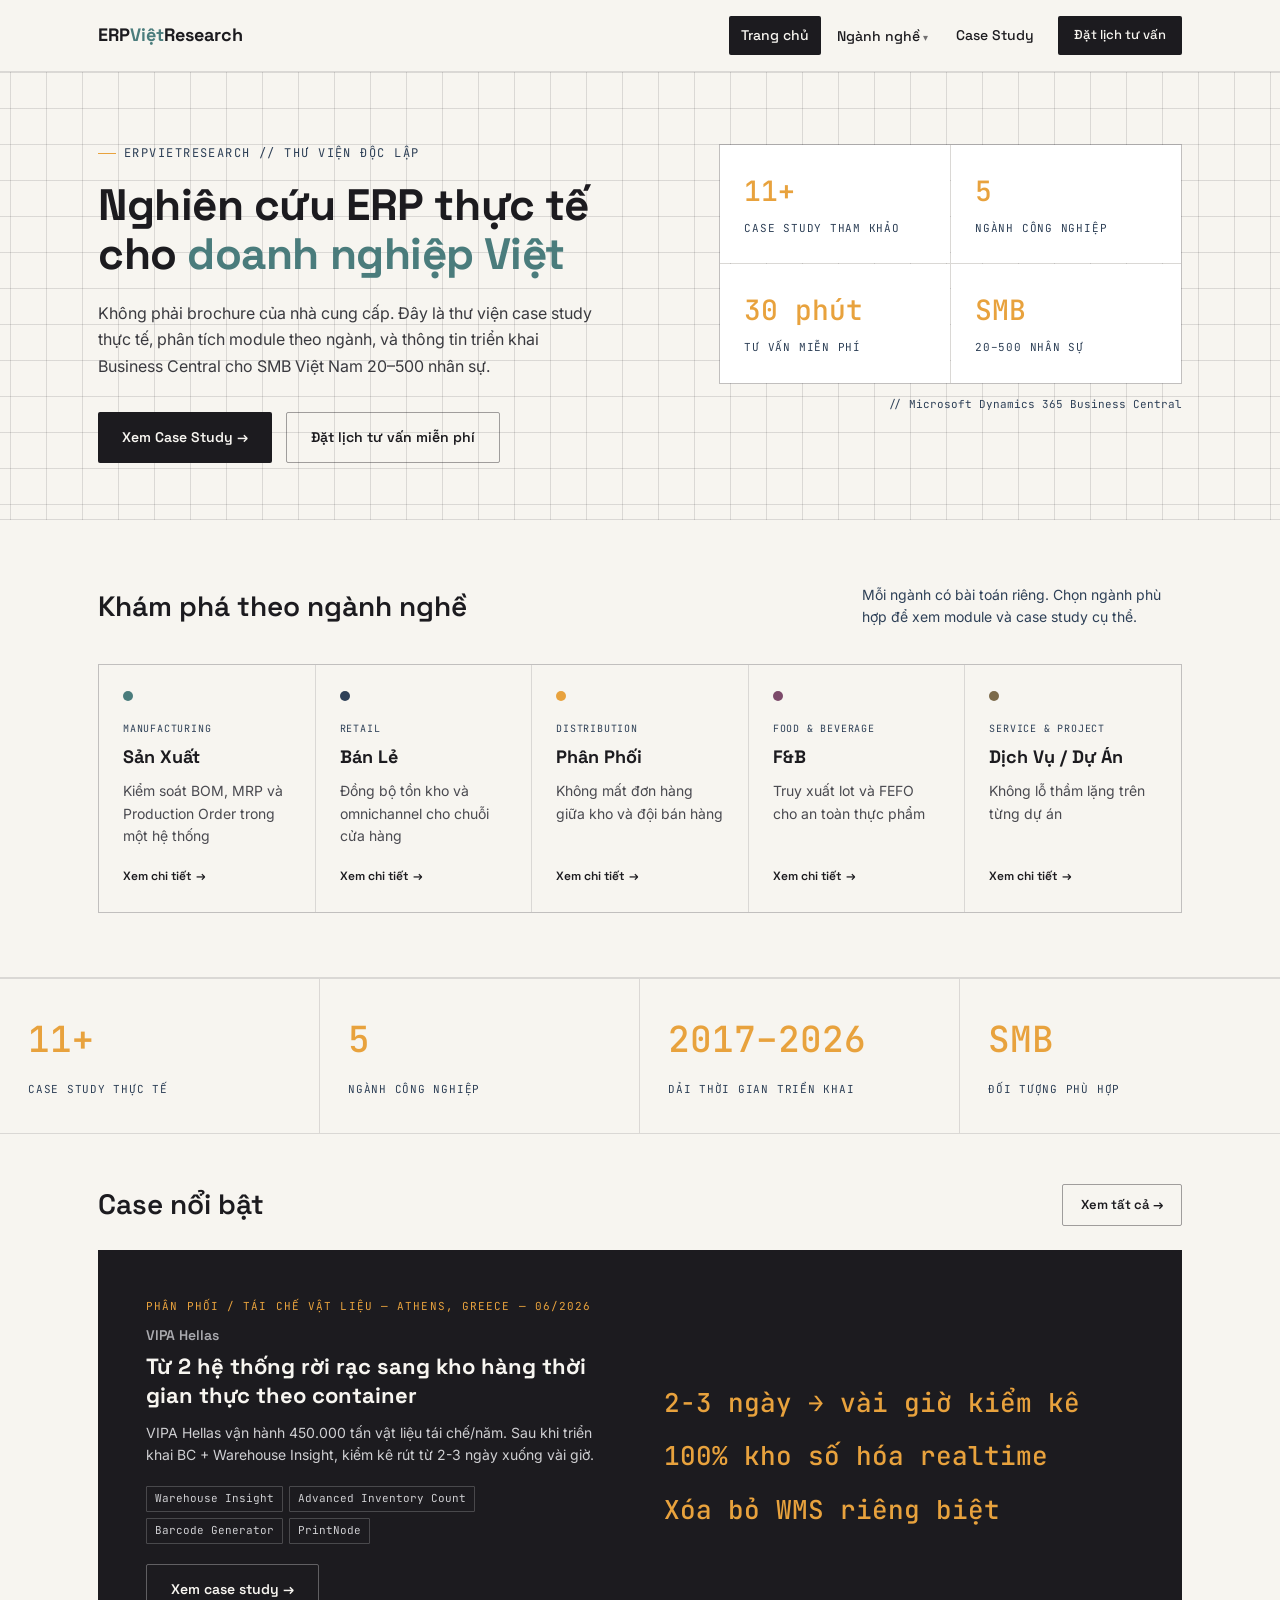
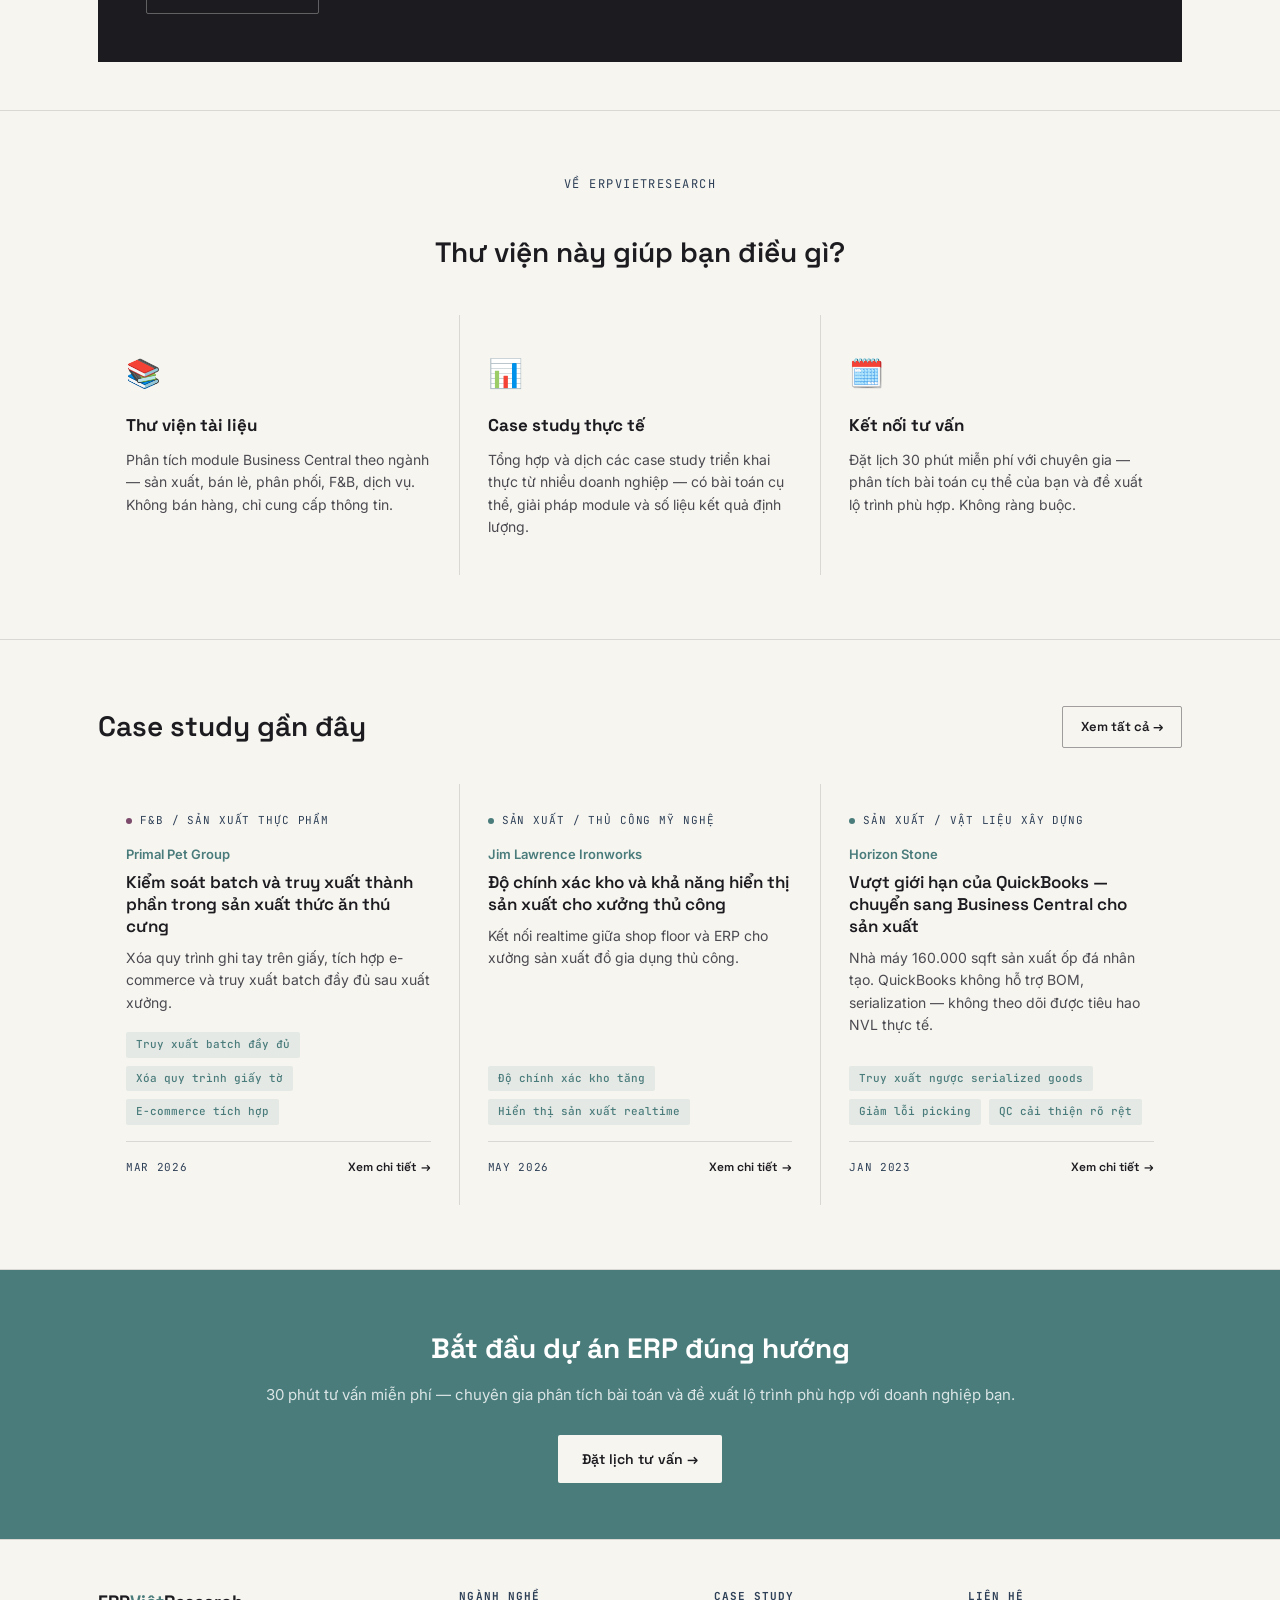
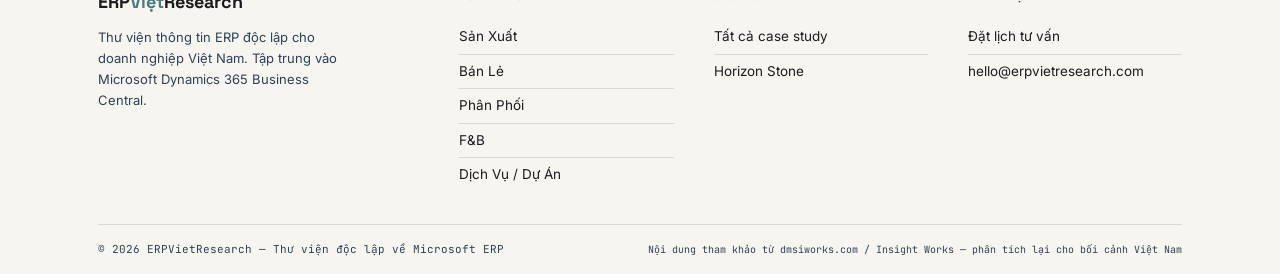
<file: index.html>
<!DOCTYPE html>
<html lang="vi">
<head>
<meta charset="UTF-8">
<meta name="viewport" content="width=device-width, initial-scale=1">
<title>ERPVietResearch — Thư viện ERP cho doanh nghiệp Việt Nam</title>
<meta name="description" content="Nghiên cứu độc lập về Microsoft Dynamics 365 Business Central — case studies thực tế, phân tích module theo ngành, tư vấn lộ trình triển khai cho SMB Việt Nam.">
<link rel="stylesheet" href="assets/css/main.css">
<script src="assets/js/cms.js"></script>
</head>
<body>

<div id="site-header"></div>
<script src="assets/js/nav.js"></script>

<!-- ── HERO ── -->
<section class="hero">
  <div class="wrap hero-grid">
    <div>
      <div class="eyebrow">ERPVietResearch // Thư viện độc lập</div>
      <h1>Nghiên cứu ERP thực tế cho <em>doanh nghiệp Việt</em></h1>
      <p class="lede">Không phải brochure của nhà cung cấp. Đây là thư viện case study thực tế, phân tích module theo ngành, và thông tin triển khai Business Central cho SMB Việt Nam 20–500 nhân sự.</p>
      <div class="cta-row">
        <a class="btn btn-primary" href="pages/case-studies/index.html">Xem Case Study →</a>
        <a class="btn btn-secondary" href="pages/dat-lich-tu-van.html">Đặt lịch tư vấn miễn phí</a>
      </div>
    </div>
    <div style="display:flex; flex-direction:column; gap:12px;">
      <div id="hero-stats" style="display:grid; grid-template-columns:1fr 1fr; gap:1px; background:var(--line); border:1px solid var(--line);">
        <div style="background:var(--white); padding:24px;">
          <div class="hstat"><b>11+</b><span>Case study tham khảo</span></div>
        </div>
        <div style="background:var(--white); padding:24px;">
          <div class="hstat"><b>5</b><span>Ngành công nghiệp</span></div>
        </div>
        <div style="background:var(--white); padding:24px;">
          <div class="hstat"><b>30 phút</b><span>Tư vấn miễn phí</span></div>
        </div>
        <div style="background:var(--white); padding:24px;">
          <div class="hstat"><b>SMB</b><span>20–500 nhân sự</span></div>
        </div>
      </div>
      <p style="font-family:'JetBrains Mono',monospace; font-size:11px; color:var(--steel); text-align:right;">// Microsoft Dynamics 365 Business Central</p>
    </div>
  </div>
</section>

<!-- ── INDUSTRY SECTION ── -->
<section class="section">
  <div class="wrap">
    <div class="section-head">
      <h2>Khám phá theo ngành nghề</h2>
      <p>Mỗi ngành có bài toán riêng. Chọn ngành phù hợp để xem module và case study cụ thể.</p>
    </div>
    <div id="industry-grid" class="industry-grid">
      <!-- Rendered by JS -->
    </div>
  </div>
</section>

<!-- ── STATS BAR ── -->
<div class="stats-bar">
  <div class="stats-bar-item">
    <b>11+</b>
    <span>Case study thực tế</span>
  </div>
  <div class="stats-bar-item">
    <b>5</b>
    <span>Ngành công nghiệp</span>
  </div>
  <div class="stats-bar-item">
    <b>2017–2026</b>
    <span>Dải thời gian triển khai</span>
  </div>
  <div class="stats-bar-item">
    <b>SMB</b>
    <span>Đối tượng phù hợp</span>
  </div>
</div>

<!-- ── FEATURED CASE STUDY ── -->
<section class="section" style="padding:0; border-bottom:1px solid var(--line);">
  <div class="wrap" style="padding-top:48px; padding-bottom:0;">
    <div class="section-head" style="margin-bottom:24px;">
      <h2>Case nổi bật</h2>
      <a href="pages/case-studies/index.html" class="btn btn-secondary btn-sm">Xem tất cả →</a>
    </div>
  </div>
  <div id="featured-case" class="wrap" style="padding-bottom:48px;">
    <!-- Rendered by JS -->
  </div>
</section>

<!-- ── EXPLAINER ── -->
<section class="section">
  <div class="wrap">
    <div class="section-head section-head--center">
      <div class="eyebrow">Về ERPVietResearch</div>
      <h2>Thư viện này giúp bạn điều gì?</h2>
    </div>
    <div class="explainer-grid">
      <div class="explainer-col">
        <div class="icon">📚</div>
        <h3>Thư viện tài liệu</h3>
        <p>Phân tích module Business Central theo ngành — sản xuất, bán lẻ, phân phối, F&B, dịch vụ. Không bán hàng, chỉ cung cấp thông tin.</p>
      </div>
      <div class="explainer-col">
        <div class="icon">📊</div>
        <h3>Case study thực tế</h3>
        <p>Tổng hợp và dịch các case study triển khai thực từ nhiều doanh nghiệp — có bài toán cụ thể, giải pháp module và số liệu kết quả định lượng.</p>
      </div>
      <div class="explainer-col">
        <div class="icon">🗓️</div>
        <h3>Kết nối tư vấn</h3>
        <p>Đặt lịch 30 phút miễn phí với chuyên gia — phân tích bài toán cụ thể của bạn và đề xuất lộ trình phù hợp. Không ràng buộc.</p>
      </div>
    </div>
  </div>
</section>

<!-- ── RECENT CASE STUDIES ── -->
<section class="section">
  <div class="wrap">
    <div class="section-head">
      <h2>Case study gần đây</h2>
      <a href="pages/case-studies/index.html" class="btn btn-secondary btn-sm">Xem tất cả →</a>
    </div>
    <div id="recent-cases" class="grid">
      <!-- Rendered by JS -->
    </div>
  </div>
</section>

<!-- ── CTA BANNER ── -->
<div class="cta-banner">
  <div class="wrap">
    <h2>Bắt đầu dự án ERP đúng hướng</h2>
    <p>30 phút tư vấn miễn phí — chuyên gia phân tích bài toán và đề xuất lộ trình phù hợp với doanh nghiệp bạn.</p>
    <a href="pages/dat-lich-tu-van.html" class="btn btn-paper">Đặt lịch tư vấn →</a>
  </div>
</div>

<div id="site-footer"></div>

<script>
(async function () {
  const base = window.SITE_BASE || '';

  /* ── Load industries ── */
  async function loadIndustries() {
    try {
      const industries = await fetchCMS('Nganh');
      const grid = document.getElementById('industry-grid');
      if (!grid) return;
      grid.innerHTML = industries.map(ind => `
        <a href="${base}${ind.slug || ('pages/nganh/chi-tiet.html?id=' + ind.id + '#' + ind.id)}" class="industry-card">
          <div class="industry-dot" style="background:${ind.color};"></div>
          <div class="ind-label-en">${ind.labelEn}</div>
          <h3>${ind.label}</h3>
          <p>${ind.tagline}</p>
          <span class="card-link">Xem chi tiết</span>
        </a>
      `).join('');
    } catch (e) {
      console.warn('Could not load industries:', e);
    }
  }

  /* ── Load case studies ── */
  async function loadCases() {
    try {
      const cases = await fetchCMS('CaseStudies');

      // Featured case
      const featured = cases.find(c => c.featured);
      if (featured) {
        document.getElementById('featured-case').innerHTML = `
          <div class="featured-case">
            <div>
              <div class="co">${featured.industryLabel} — ${featured.location} — ${featured.date}</div>
              <div style="font-family:'Space Grotesk',sans-serif;font-size:14px;font-weight:600;color:#a9a9ae;margin-bottom:6px;">${featured.company}</div>
              <h3>${featured.title}</h3>
              <p>${featured.summary}</p>
              <div style="display:flex;flex-wrap:wrap;gap:6px;margin-bottom:20px;">
                ${featured.solutions.map(s => `<span class="sol-tag" style="border-color:rgba(255,255,255,0.2);color:#cfcfd2;">${s}</span>`).join('')}
              </div>
              <a href="${featured.detailUrl ? base + featured.detailUrl : (featured.sourceUrl || base + 'pages/case-studies/index.html')}" ${featured.sourceUrl && !featured.detailUrl ? 'target="_blank" rel="noopener"' : ''} class="btn btn-outline-light">Xem case study →</a>
            </div>
            <div class="featured-results">
              ${featured.results.map(r => `
                <div class="featured-result">
                  <strong>${r}</strong>
                </div>
              `).join('')}
            </div>
          </div>
        `;
      }

      // Recent cases (first 3 non-featured)
      const recent = cases.filter(c => !c.featured).slice(0, 3);
      const grid = document.getElementById('recent-cases');
      if (grid) {
        grid.innerHTML = recent.map(c => `
          <div class="card">
            <div class="card-tag ${c.industry}">${c.industryLabel}</div>
            <div class="card-company">${c.company}</div>
            <h3>${c.title}</h3>
            <p>${c.summary}</p>
            <div class="card-results">
              ${c.results.map(r => `<span class="result-pill">${r}</span>`).join('')}
            </div>
            <div class="card-meta">
              <span class="card-date">${c.date}</span>
              <a class="card-link" href="${c.detailUrl ? base + c.detailUrl : (c.sourceUrl || base + 'pages/case-studies/index.html')}" ${c.sourceUrl && !c.detailUrl ? 'target="_blank" rel="noopener"' : ''}>Xem chi tiết</a>
            </div>
          </div>
        `).join('');
      }
    } catch (e) {
      console.warn('Could not load case studies:', e);
    }
  }

  await Promise.all([loadIndustries(), loadCases()]);
})();
</script>

</body>
</html>
</file>
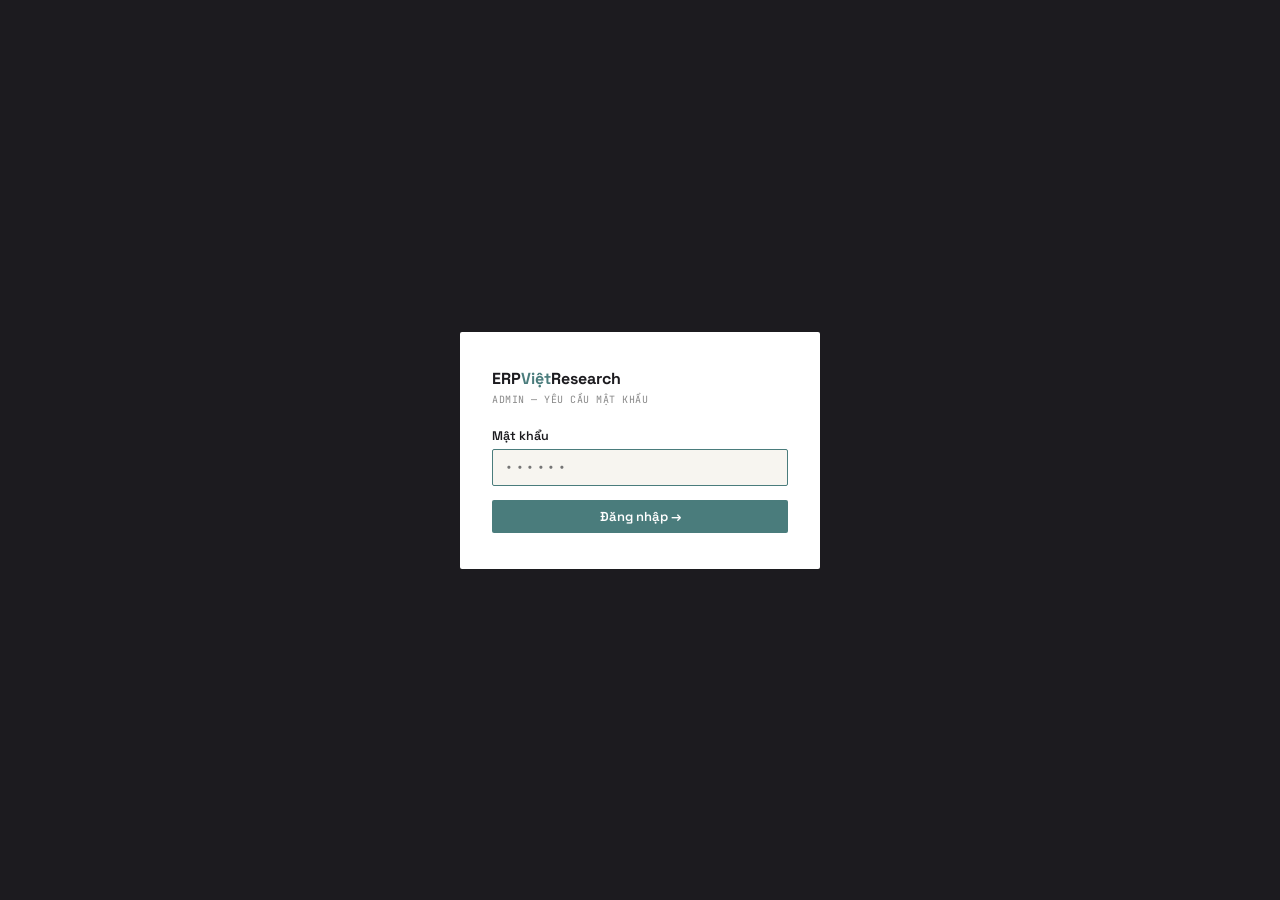
<file: admin/index.html>
<!DOCTYPE html>
<html lang="vi">
<head>
<meta charset="UTF-8">
<meta name="viewport" content="width=device-width, initial-scale=1">
<title>Admin — ERPVietResearch</title>
<link rel="preconnect" href="https://fonts.googleapis.com">
<link href="https://fonts.googleapis.com/css2?family=Space+Grotesk:wght@400;500;600;700&family=Inter:wght@400;500&family=JetBrains+Mono:wght@400;500&display=swap" rel="stylesheet">
<style>
*,*::before,*::after{box-sizing:border-box;margin:0;padding:0;}
:root{--ink:#1C1B1F;--steel:#2E4057;--amber:#E8A23D;--paper:#F7F5F0;--teal:#4A7C7C;--line:rgba(28,27,31,.13);--white:#fff;--sidebar:240px;--success:#2E7D55;--error:#C0392B;}
body{font-family:'Inter',sans-serif;background:#f0eeea;color:var(--ink);display:flex;min-height:100vh;}
a{color:inherit;text-decoration:none;}

/* SIDEBAR */
.sidebar{width:var(--sidebar);background:var(--ink);color:var(--white);display:flex;flex-direction:column;position:fixed;top:0;left:0;height:100vh;overflow-y:auto;}
.sb-logo{padding:20px 20px 16px;font-family:'Space Grotesk',sans-serif;font-weight:700;font-size:15px;border-bottom:1px solid rgba(255,255,255,.08);}
.sb-logo span{color:var(--teal);}
.sb-logo small{display:block;font-family:'JetBrains Mono',monospace;font-size:10px;color:#666;font-weight:400;margin-top:2px;letter-spacing:.05em;}
.sb-section{padding:16px 12px 8px;font-family:'JetBrains Mono',monospace;font-size:10px;text-transform:uppercase;letter-spacing:.1em;color:#555;}
.sb-item{display:flex;align-items:center;gap:10px;padding:9px 16px;cursor:pointer;border-radius:3px;margin:1px 8px;font-size:13.5px;transition:background .12s;color:#cfcfd2;}
.sb-item:hover{background:rgba(255,255,255,.06);}
.sb-item.active{background:rgba(74,124,124,.25);color:var(--white);}
.sb-item .icon{font-size:14px;width:18px;text-align:center;}
.sb-item .badge{margin-left:auto;font-family:'JetBrains Mono',monospace;font-size:10px;background:rgba(232,162,61,.2);color:var(--amber);padding:1px 6px;border-radius:10px;}
.sb-footer{margin-top:auto;padding:16px;border-top:1px solid rgba(255,255,255,.06);font-size:11px;color:#555;}
.sb-footer a{color:#888;}

/* MAIN */
.main{margin-left:var(--sidebar);flex:1;display:flex;flex-direction:column;min-height:100vh;}
.topbar{background:var(--white);border-bottom:1px solid var(--line);padding:14px 28px;display:flex;align-items:center;justify-content:space-between;position:sticky;top:0;z-index:10;}
.topbar h1{font-family:'Space Grotesk',sans-serif;font-size:17px;font-weight:600;}
.topbar-right{display:flex;gap:10px;align-items:center;}
.btn{font-family:'Space Grotesk',sans-serif;font-weight:600;font-size:13px;padding:8px 16px;border:none;cursor:pointer;border-radius:2px;transition:all .14s;}
.btn-primary{background:var(--teal);color:var(--white);}
.btn-primary:hover{background:#3d6b6b;}
.btn-secondary{background:transparent;border:1.5px solid var(--line-strong,rgba(28,27,31,.4));color:var(--steel);}
.btn-secondary:hover{border-color:var(--ink);color:var(--ink);}
.btn-amber{background:var(--amber);color:var(--ink);}
.btn-amber:hover{background:#d4922e;}
.btn-danger{background:transparent;border:1.5px solid rgba(192,57,43,.3);color:var(--error);}
.btn-danger:hover{background:rgba(192,57,43,.06);}
.btn-sm{padding:6px 12px;font-size:12px;}
.content{padding:28px;flex:1;}

/* PANELS */
.panel{display:none;}
.panel.active{display:block;}

/* STATS ROW */
.stats-row{display:grid;grid-template-columns:repeat(4,1fr);gap:16px;margin-bottom:28px;}
.stat-card{background:var(--white);border:1px solid var(--line);padding:20px;display:flex;flex-direction:column;gap:4px;}
.stat-card .num{font-family:'Space Grotesk',sans-serif;font-size:28px;font-weight:700;}
.stat-card .lbl{font-size:12px;color:var(--steel);}
.stat-card .sub{font-size:11px;color:#aaa;font-family:'JetBrains Mono',monospace;margin-top:4px;}

/* TABLE */
.table-wrap{background:var(--white);border:1px solid var(--line);}
.table-toolbar{padding:14px 18px;display:flex;align-items:center;gap:10px;border-bottom:1px solid var(--line);}
.table-toolbar h2{font-family:'Space Grotesk',sans-serif;font-size:15px;font-weight:600;margin-right:auto;}
table{width:100%;border-collapse:collapse;}
th{font-family:'JetBrains Mono',monospace;font-size:10px;text-transform:uppercase;letter-spacing:.08em;color:var(--steel);padding:10px 14px;text-align:left;border-bottom:2px solid var(--line);background:var(--paper);}
td{padding:11px 14px;border-bottom:1px solid var(--line);font-size:13px;vertical-align:top;}
tr:hover td{background:#fafaf8;}
.td-id{font-family:'JetBrains Mono',monospace;font-size:11px;color:var(--steel);}
.td-tag{display:inline-block;font-size:11px;font-family:'JetBrains Mono',monospace;padding:2px 8px;background:rgba(74,124,124,.1);color:var(--teal);border-radius:2px;}
.td-featured{display:inline-block;font-size:10px;padding:2px 7px;background:rgba(232,162,61,.15);color:#b07a1e;border-radius:2px;font-family:'JetBrains Mono',monospace;}
.td-actions{display:flex;gap:6px;flex-wrap:wrap;}

/* MODAL */
.modal-overlay{position:fixed;inset:0;background:rgba(0,0,0,.45);z-index:100;display:flex;align-items:center;justify-content:center;padding:24px;}
.modal{background:var(--white);width:100%;max-width:680px;max-height:90vh;display:flex;flex-direction:column;border-radius:2px;}
.modal-header{padding:20px 24px;border-bottom:1px solid var(--line);display:flex;align-items:center;justify-content:space-between;}
.modal-header h3{font-family:'Space Grotesk',sans-serif;font-size:16px;font-weight:600;}
.modal-close{background:none;border:none;cursor:pointer;font-size:18px;color:var(--steel);line-height:1;padding:4px;}
.modal-body{padding:24px;overflow-y:auto;flex:1;}
.modal-footer{padding:16px 24px;border-top:1px solid var(--line);display:flex;gap:10px;justify-content:flex-end;}

/* FORM */
.form-row{display:grid;grid-template-columns:1fr 1fr;gap:16px;margin-bottom:16px;}
.form-row.full{grid-template-columns:1fr;}
.field{display:flex;flex-direction:column;gap:5px;}
.field label{font-family:'Space Grotesk',sans-serif;font-size:12.5px;font-weight:600;}
.field input,.field select,.field textarea{border:1.5px solid rgba(28,27,31,.3);padding:9px 12px;font-size:13px;font-family:'Inter',sans-serif;background:var(--paper);color:var(--ink);border-radius:2px;outline:none;width:100%;}
.field input:focus,.field select:focus,.field textarea:focus{border-color:var(--teal);}
.field textarea{resize:vertical;min-height:80px;font-family:'JetBrains Mono',monospace;font-size:12px;}
.field .hint{font-size:11px;color:#999;}
.checkbox-row{display:flex;gap:8px;align-items:center;margin-bottom:16px;}
.checkbox-row input{accent-color:var(--teal);}
.checkbox-row label{font-size:13px;}

/* JSON VIEW */
.json-view{background:#1a1a1a;color:#d4d4d4;padding:20px;font-family:'JetBrains Mono',monospace;font-size:12px;line-height:1.7;overflow-x:auto;white-space:pre;max-height:400px;overflow-y:auto;}
.json-view .jk{color:#9cdcfe;}
.json-view .jv-str{color:#ce9178;}
.json-view .jv-num{color:#b5cea8;}
.json-view .jv-bool{color:#569cd6;}

/* ALERT */
.alert{padding:10px 14px;border-radius:2px;font-size:13px;margin-bottom:16px;border-left:3px solid;}
.alert-success{background:#ecf7f0;border-color:var(--success);color:var(--success);}
.alert-info{background:#eef3ff;border-color:#4a6cc0;color:#3d5ca8;}

/* GUIDE CARDS */
.guide-grid{display:grid;grid-template-columns:1fr 1fr;gap:16px;margin-top:20px;}
.guide-card{background:var(--white);border:1px solid var(--line);padding:20px;}
.guide-card h3{font-family:'Space Grotesk',sans-serif;font-size:14px;font-weight:600;margin-bottom:8px;display:flex;align-items:center;gap:8px;}
.guide-card ol,.guide-card ul{padding-left:18px;font-size:13px;color:var(--steel);line-height:1.8;}
.guide-card .code{font-family:'JetBrains Mono',monospace;font-size:11px;background:var(--paper);padding:8px 12px;margin-top:10px;border-left:2px solid var(--amber);color:var(--steel);}

/* EMPTY */
.empty{text-align:center;padding:48px 24px;color:var(--steel);}
.empty .icon{font-size:36px;margin-bottom:12px;}
.empty p{font-size:13px;}
</style>
</head>
<body>

<!-- LOGIN GATE: mật khẩu = ngày hiện tại ddmmyy (vd 030726) -->
<div id="login-gate" style="position:fixed;inset:0;z-index:9999;background:var(--ink);display:flex;align-items:center;justify-content:center;">
  <div style="background:var(--white);padding:36px 32px;width:100%;max-width:360px;border-radius:2px;">
    <div style="font-family:'Space Grotesk',sans-serif;font-weight:700;font-size:16px;margin-bottom:4px;">ERP<span style="color:var(--teal);">Việt</span>Research</div>
    <div style="font-family:'JetBrains Mono',monospace;font-size:10px;color:#888;letter-spacing:.05em;margin-bottom:22px;">ADMIN — YÊU CẦU MẬT KHẨU</div>
    <div class="field" style="margin-bottom:14px;">
      <label>Mật khẩu</label>
      <input type="password" id="gate-pass" placeholder="••••••" autocomplete="off"
             style="font-family:'JetBrains Mono',monospace;letter-spacing:.2em;"
             onkeydown="if(event.key==='Enter')checkGate()">
    </div>
    <button class="btn btn-primary" style="width:100%;" onclick="checkGate()">Đăng nhập →</button>
    <div id="gate-err" style="margin-top:12px;font-size:12px;color:var(--error);display:none;">✗ Mật khẩu không đúng.</div>
  </div>
</div>
<script>
(function () {
  // Mật khẩu = ngày hiện tại dạng ddmmyy (theo giờ máy người dùng)
  function todayPass() {
    const d = new Date();
    return String(d.getDate()).padStart(2, '0')
         + String(d.getMonth() + 1).padStart(2, '0')
         + String(d.getFullYear()).slice(-2);
  }
  // Đã đăng nhập trong phiên này (đúng ngày hôm nay) thì không hỏi lại
  if (sessionStorage.getItem('admin_gate') === todayPass()) {
    document.getElementById('login-gate').style.display = 'none';
  } else {
    setTimeout(function () { document.getElementById('gate-pass').focus(); }, 50);
  }
  window.checkGate = function () {
    const input = document.getElementById('gate-pass');
    if (input.value.trim() === todayPass()) {
      sessionStorage.setItem('admin_gate', todayPass());
      document.getElementById('login-gate').style.display = 'none';
    } else {
      document.getElementById('gate-err').style.display = 'block';
      input.value = '';
      input.focus();
    }
  };
})();
</script>

<!-- SIDEBAR -->
<nav class="sidebar">
  <div class="sb-logo">ERP<span>Việt</span>Research <small>Admin Panel v1.0</small></div>
  <div class="sb-section">Nội dung</div>
  <div class="sb-item active" onclick="showPanel('industries')"><span class="icon">🏭</span>Ngành nghề<span class="badge" id="badge-industries">5</span></div>
  <div class="sb-item" onclick="showPanel('cases')"><span class="icon">📋</span>Case Studies<span class="badge" id="badge-cases">7</span></div>
  <div class="sb-item" onclick="showPanel('site')"><span class="icon">⚙️</span>Cấu hình site</div>
  <div class="sb-section">Google Sheets CMS</div>
  <div class="sb-item" onclick="showPanel('sheets')"><span class="icon">📊</span>Sheets CMS</div>
  <div class="sb-section">Người dùng</div>
  <div class="sb-item" onclick="showPanel('users')"><span class="icon">👤</span>Quản lý User<span class="badge" id="badge-users">0</span></div>
  <div class="sb-section">Công cụ</div>
  <div class="sb-item" onclick="showPanel('guide')"><span class="icon">📖</span>Hướng dẫn publish</div>
  <div class="sb-item" onclick="showPanel('preview')"><span class="icon">🔗</span>Links trang</div>
  <div class="sb-footer">
    <div style="margin-bottom:4px;">Dữ liệu lưu trong <code>localStorage</code></div>
    <a href="../index.html">← Về trang chủ</a>
  </div>
</nav>

<!-- MAIN -->
<div class="main">
  <div class="topbar">
    <h1 id="panelTitle">Quản lý Ngành nghề</h1>
    <div class="topbar-right">
      <button class="btn btn-secondary btn-sm" onclick="resetDraft()" title="Xóa draft, load lại từ file JSON">↺ Reset</button>
      <button class="btn btn-amber btn-sm" onclick="exportCurrent()">⬇ Xuất JSON</button>
    </div>
  </div>

  <div class="content">
    <div id="alertBox" style="display:none;"></div>

    <!-- INDUSTRIES PANEL -->
    <div class="panel active" id="panel-industries">
      <div class="stats-row">
        <div class="stat-card"><div class="num" id="s-ind-count">0</div><div class="lbl">Ngành có trong database</div><div class="sub">data/industries.json</div></div>
        <div class="stat-card"><div class="num" id="s-ind-pain">0</div><div class="lbl">Pain points (tổng)</div><div class="sub">Trung bình /ngành</div></div>
        <div class="stat-card"><div class="num" id="s-ind-mod">0</div><div class="lbl">Key modules (tổng)</div><div class="sub">Các module nổi bật</div></div>
        <div class="stat-card"><div class="num">5</div><div class="lbl">Ngành hỗ trợ</div><div class="sub">Sản xuất · Phân phối · Bán lẻ · F&B · Dịch vụ</div></div>
      </div>
      <div class="table-wrap">
        <div class="table-toolbar">
          <h2>Danh sách ngành</h2>
          <button class="btn btn-primary btn-sm" onclick="openAddIndustry()">+ Thêm ngành</button>
        </div>
        <table>
          <thead><tr><th>ID</th><th>Tên ngành</th><th>Tagline</th><th>Pain Points</th><th>Modules</th><th>Hành động</th></tr></thead>
          <tbody id="ind-tbody"></tbody>
        </table>
      </div>
    </div>

    <!-- CASES PANEL -->
    <div class="panel" id="panel-cases">
      <div class="stats-row">
        <div class="stat-card"><div class="num" id="s-case-count">0</div><div class="lbl">Case studies</div><div class="sub">data/case-studies.json</div></div>
        <div class="stat-card"><div class="num" id="s-case-featured">0</div><div class="lbl">Featured (spotlight)</div><div class="sub">Hiện trên homepage</div></div>
        <div class="stat-card"><div class="num" id="s-case-ind">0</div><div class="lbl">Ngành được đại diện</div><div class="sub">Số ngành có case</div></div>
        <div class="stat-card"><div class="num" id="s-case-recent">—</div><div class="lbl">Case mới nhất</div><div class="sub">Theo trường date</div></div>
      </div>
      <div class="table-wrap">
        <div class="table-toolbar">
          <h2>Danh sách case study</h2>
          <button class="btn btn-primary btn-sm" onclick="openAddCase()">+ Thêm case</button>
        </div>
        <table>
          <thead><tr><th>ID</th><th>Công ty</th><th>Ngành</th><th>Tiêu đề</th><th>Ngày</th><th>Featured</th><th>Hành động</th></tr></thead>
          <tbody id="case-tbody"></tbody>
        </table>
      </div>
    </div>

    <!-- SITE CONFIG PANEL -->
    <div class="panel" id="panel-site">
      <div class="table-wrap" style="padding:28px;max-width:640px;">
        <h2 style="font-family:'Space Grotesk',sans-serif;font-size:16px;font-weight:600;margin-bottom:20px;">Cấu hình toàn site</h2>
        <div id="siteForm"></div>
        <div style="margin-top:20px;display:flex;gap:10px;">
          <button class="btn btn-primary" onclick="saveSiteConfig()">Lưu thay đổi</button>
          <button class="btn btn-amber" onclick="exportCurrent()">Xuất site.json</button>
        </div>
      </div>
    </div>

    <!-- SHEETS CMS PANEL -->
    <div class="panel" id="panel-sheets">
      <div class="alert alert-info">📊 Kết nối với Google Sheets qua Apps Script. Tải dữ liệu mới nhất, export JSON backup, hoặc restore Sheet từ file JSON cũ.</div>

      <div style="display:grid;grid-template-columns:1fr 1fr;gap:20px;margin-bottom:24px;">

        <!-- LOAD FROM SHEETS -->
        <div class="guide-card">
          <h3>☁️ Tải từ Google Sheets</h3>
          <p style="font-size:13px;color:var(--steel);margin-bottom:14px;">Lấy dữ liệu mới nhất từ Sheet và xem trước trong bảng bên dưới.</p>
          <div style="display:flex;gap:8px;flex-wrap:wrap;">
            <button class="btn btn-primary btn-sm" onclick="loadFromSheets('Nganh')">Tải tab Ngành</button>
            <button class="btn btn-primary btn-sm" onclick="loadFromSheets('CaseStudies')">Tải tab CaseStudies</button>
          </div>
          <div id="sheets-status" style="margin-top:12px;font-size:12px;color:var(--steel);font-family:'JetBrains Mono',monospace;"></div>
        </div>

        <!-- EXPORT JSON -->
        <div class="guide-card">
          <h3>⬇️ Export JSON (Backup)</h3>
          <p style="font-size:13px;color:var(--steel);margin-bottom:14px;">Tải dữ liệu từ Sheet về dạng JSON để commit lên GitHub. Đây là bản backup version-controlled.</p>
          <div style="display:flex;gap:8px;flex-wrap:wrap;">
            <button class="btn btn-amber btn-sm" onclick="exportFromSheets('Nganh','industries.json')">Export industries.json</button>
            <button class="btn btn-amber btn-sm" onclick="exportFromSheets('CaseStudies','case-studies.json')">Export case-studies.json</button>
          </div>
        </div>

        <!-- SERVER-SIDE BACKUP -->
        <div class="guide-card" style="grid-column:1/-1;">
          <h3>🛡️ Backup ngay trong Google Sheets</h3>
          <p style="font-size:13px;color:var(--steel);margin-bottom:14px;">Sao chép tab <strong>Nganh</strong> và <strong>CaseStudies</strong> thành tab ẩn <code>Backup_&lt;tên&gt;_&lt;ngày giờ&gt;</code> ngay trong Sheet (giữ 10 bản gần nhất). Restore từ JSON cũng tự động backup trước khi ghi đè.</p>
          <button class="btn btn-primary btn-sm" onclick="backupSheetsNow()">🛡️ Backup ngay</button>
          <div id="backup-status" style="margin-top:12px;font-size:12px;color:var(--steel);font-family:'JetBrains Mono',monospace;"></div>
        </div>

        <!-- CREATE NEW INDUSTRY -->
        <div class="guide-card" style="grid-column:1/-1;border-left:3px solid var(--teal);">
          <h3>➕ Tạo ngành mới</h3>
          <p style="font-size:13px;color:var(--steel);margin-bottom:14px;">Tạo ngành mới trong Google Sheet với nội dung khung sẵn. Sau khi tạo: vào Sheet tab <strong>Nganh</strong> điền nội dung chi tiết (hero, số liệu, pain points, modules...) — web tự cập nhật. Ngành mới tự xuất hiện ở trang chủ, menu, footer và bộ lọc case study.</p>
          <div style="display:grid;grid-template-columns:repeat(3,1fr);gap:12px;margin-bottom:12px;">
            <div class="field">
              <label>Mã ngành (id) *</label>
              <input type="text" id="ni-id" placeholder="vd: xay-dung" style="font-family:'JetBrains Mono',monospace;">
              <span class="hint">Chữ thường, số, gạch ngang. Không đổi được sau khi có case study.</span>
            </div>
            <div class="field">
              <label>Tên ngành (tiếng Việt) *</label>
              <input type="text" id="ni-label" placeholder="vd: Xây Dựng">
            </div>
            <div class="field">
              <label>Tên tiếng Anh</label>
              <input type="text" id="ni-labelEn" placeholder="vd: Construction">
            </div>
            <div class="field">
              <label>Màu đại diện</label>
              <input type="color" id="ni-color" value="#5B7C4A" style="height:38px;padding:3px;cursor:pointer;">
            </div>
            <div class="field" style="grid-column:span 2;">
              <label>Tagline (hiện trên thẻ trang chủ) *</label>
              <input type="text" id="ni-tagline" placeholder="vd: Kiểm soát chi phí và tiến độ từng công trình">
            </div>
          </div>
          <button class="btn btn-primary btn-sm" id="ni-btn" onclick="createIndustry()">➕ Tạo ngành</button>
          <div id="ni-status" style="margin-top:12px;font-size:12px;font-family:'JetBrains Mono',monospace;"></div>
        </div>

        <!-- RESTORE FROM JSON -->
        <div class="guide-card" style="grid-column:1/-1;">
          <h3>↑ Restore từ JSON → Google Sheets</h3>
          <p style="font-size:13px;color:var(--steel);margin-bottom:14px;">Upload file JSON cũ để ghi đè nội dung trong Sheet (dùng để rollback về version cũ). <strong>Cẩn thận: sẽ xóa toàn bộ dữ liệu Sheet hiện tại.</strong></p>
          <div style="display:flex;gap:12px;align-items:flex-end;flex-wrap:wrap;">
            <div class="field" style="flex:1;min-width:200px;">
              <label>Sheet cần restore</label>
              <select id="restore-sheet">
                <option value="Nganh">Ngành (industries.json)</option>
                <option value="CaseStudies">CaseStudies (case-studies.json)</option>
              </select>
            </div>
            <div class="field" style="flex:2;min-width:200px;">
              <label>Chọn file JSON</label>
              <input type="file" id="restore-file" accept=".json" style="border:1.5px solid rgba(28,27,31,.3);padding:7px 10px;font-size:13px;background:var(--paper);border-radius:2px;">
            </div>
            <button class="btn btn-danger btn-sm" style="white-space:nowrap;" onclick="restoreToSheets()">↑ Restore lên Sheets</button>
          </div>
          <div id="restore-status" style="margin-top:12px;font-size:12px;font-family:'JetBrains Mono',monospace;"></div>
        </div>
      </div>

      <!-- APPS SCRIPT SETUP -->
      <div class="guide-card" style="margin-bottom:20px;">
        <h3>⚙️ Cấu hình Apps Script (cần làm 1 lần)</h3>
        <p style="font-size:13px;color:var(--steel);margin-bottom:10px;"><strong>⚠️ Dùng file <code>apps-script/Code.gs</code> trong repo — KHÔNG copy đoạn rút gọn bên dưới</strong> (thiếu chức năng backup và setupSheets). Các bước: mở Google Sheet → Extensions → Apps Script → xóa hết, dán toàn bộ <code>Code.gs</code> → chạy <code>setupSheets()</code> 1 lần → Deploy → Manage deployments → Edit (✏️) → Version: New version → Deploy. Dùng "Manage deployments" thì URL giữ nguyên, không phải sửa code web.</p>
        <details>
          <summary style="cursor:pointer;font-size:13px;font-weight:600;color:var(--teal);">Xem code tham khảo nhanh (không đầy đủ) →</summary>
          <pre class="json-view" style="margin-top:10px;user-select:all;font-size:11px;">const SHEET_ID = '1tVbEjOf9MwvsaEauMPRklf-vt4s-K7JaR9VL-JVKYgA'; // ID Sheet của bạn (đã điền sẵn)

function doGet(e) {
  const sheetName = e.parameter.sheet;
  const ss = SpreadsheetApp.openById(SHEET_ID);

  // CMS read: ?sheet=Nganh or ?sheet=CaseStudies
  if (sheetName) {
    const sheet = ss.getSheetByName(sheetName);
    if (!sheet) return json({error:'Sheet not found'});
    const rows = sheet.getDataRange().getValues();
    const headers = rows[0];
    const data = rows.slice(1)
      .filter(r => r[0] !== '')
      .map(r => {
        const obj = {};
        headers.forEach((h, i) => { if (h) obj[h] = r[i]; });
        return obj;
      });
    return json(data);
  }

  // Booking form write: ?name=...&email=...
  const p = e.parameter;
  if (p.name) {
    const bookingSheet = ss.getSheetByName('Responses') || ss.getSheets()[0];
    bookingSheet.appendRow([
      new Date(), p.name, p.company, p.email, p.phone,
      p.role, p.industry, p.topics, p.date, p.time,
      p.current, p.size, p.note
    ]);
  }
  return json({status:'ok'});
}

function doPost(e) {
  const p = JSON.parse(e.postData.contents);
  const ss = SpreadsheetApp.openById(SHEET_ID);
  const sheet = ss.getSheetByName(p.sheet);
  if (!sheet) return json({error:'Sheet not found'});
  const rows = p.data;
  sheet.clearContents();
  const headers = Object.keys(rows[0]);
  sheet.appendRow(headers);
  rows.forEach(r => sheet.appendRow(headers.map(h => r[h] !== undefined ? r[h] : '')));
  return json({status:'ok'});
}

function json(data) {
  return ContentService
    .createTextOutput(JSON.stringify(data))
    .setMimeType(ContentService.MimeType.JSON);
}</pre>
        </details>
        <div style="margin-top:10px;font-size:12px;color:#999;">Tabs cần có trong Sheet: <strong>Responses</strong> (booking), <strong>Nganh</strong>, <strong>CaseStudies</strong>. Headers phải khớp với field trong JSON.</div>
      </div>

      <!-- PREVIEW TABLE -->
      <div class="table-wrap">
        <div class="table-toolbar">
          <h2>Xem trước dữ liệu từ Sheet</h2>
          <span id="sheets-preview-label" style="font-family:'JetBrains Mono',monospace;font-size:11px;color:var(--steel);">Chưa tải</span>
        </div>
        <div id="sheets-preview" style="padding:24px;text-align:center;color:var(--steel);font-size:13px;">
          Nhấn "Tải tab Ngành" hoặc "Tải tab CaseStudies" để xem dữ liệu.
        </div>
      </div>
    </div>

    <!-- USERS PANEL -->
    <div class="panel" id="panel-users">
      <div class="alert alert-info">👤 Quản lý tài khoản người dùng (admin/content/member/vip/partner) — lưu trong tab <strong>Users</strong> của Google Sheet, tách biệt hoàn toàn khỏi Ngành/CaseStudies, không lộ qua <code>?sheet=Users</code>. Cần nhập <strong>Admin Secret</strong> (cấu hình trong Apps Script → Script Properties) khi thao tác lần đầu.</div>

      <div class="guide-card" style="margin-bottom:20px;border-left:3px solid var(--teal);">
        <h3 id="uf-title">➕ Tạo user mới</h3>
        <input type="hidden" id="uf-id">
        <div style="display:grid;grid-template-columns:repeat(3,1fr);gap:12px;margin-bottom:12px;">
          <div class="field"><label>Tên *</label><input type="text" id="uf-name" placeholder="Nguyễn Văn A"></div>
          <div class="field"><label>Username *</label><input type="text" id="uf-username" style="font-family:'JetBrains Mono',monospace;" placeholder="nguyenvana"></div>
          <div class="field"><label>Mật khẩu <span id="uf-pass-req">*</span></label><input type="password" id="uf-password" placeholder="(để trống nếu không đổi)"></div>
          <div class="field"><label>Email</label><input type="email" id="uf-email" placeholder="a@vidu.com"></div>
          <div class="field"><label>Số điện thoại</label><input type="text" id="uf-phone" placeholder="09xxxxxxxx"></div>
          <div class="field"><label>Vai trò *</label>
            <select id="uf-role">
              <option value="member">member</option>
              <option value="vip">vip</option>
              <option value="partner">partner</option>
              <option value="content">content</option>
              <option value="admin">admin</option>
            </select>
          </div>
          <div class="field"><label>Gói</label>
            <select id="uf-package">
              <option value="">— Không —</option>
              <option value="Free">Free</option>
              <option value="Member">Member</option>
              <option value="VIP">VIP</option>
              <option value="Partner">Partner</option>
            </select>
          </div>
          <div class="field"><label>Trạng thái</label>
            <select id="uf-status">
              <option value="active">active</option>
              <option value="disabled">disabled</option>
            </select>
          </div>
        </div>
        <button class="btn btn-primary btn-sm" id="uf-btn" onclick="saveUserForm()">➕ Tạo user</button>
        <button class="btn btn-secondary btn-sm" id="uf-cancel" style="display:none;" onclick="resetUserForm()">Hủy sửa</button>
        <div id="uf-status-msg" style="margin-top:12px;font-size:12px;font-family:'JetBrains Mono',monospace;"></div>
      </div>

      <div class="table-wrap">
        <div class="table-toolbar">
          <h2>Danh sách user</h2>
          <button class="btn btn-secondary btn-sm" onclick="loadUsersPanel()">↺ Tải lại</button>
        </div>
        <table>
          <thead><tr><th>Username</th><th>Tên</th><th>Vai trò</th><th>Gói</th><th>Trạng thái</th><th>Hành động</th></tr></thead>
          <tbody id="users-tbody"><tr><td colspan="6" class="empty"><p>Nhấn "Tải lại" để xem danh sách.</p></td></tr></tbody>
        </table>
      </div>
    </div>

    <!-- GUIDE PANEL -->
    <div class="panel" id="panel-guide">
      <div class="alert alert-info">📌 Workflow: Chỉnh sửa trên Admin Panel → Xuất JSON → Commit lên GitHub → GitHub Pages tự cập nhật</div>
      <div class="guide-grid">
        <div class="guide-card">
          <h3>📋 Workflow cập nhật nội dung</h3>
          <ol>
            <li>Chỉnh sửa dữ liệu trong Admin Panel</li>
            <li>Nhấn <strong>Xuất JSON</strong> để tải file về máy</li>
            <li>Thay file cũ trong thư mục <code>/data/</code></li>
            <li>Commit và push lên GitHub</li>
            <li>GitHub Pages tự động cập nhật (~1-2 phút)</li>
          </ol>
          <div class="code">git add data/industries.json<br>git commit -m "Update: thêm ngành XYZ"<br>git push origin main</div>
        </div>
        <div class="guide-card">
          <h3>🚀 Publish lên GitHub Pages</h3>
          <ol>
            <li>Tạo repository mới trên GitHub</li>
            <li>Push toàn bộ code lên branch <code>main</code></li>
            <li>Vào Settings → Pages</li>
            <li>Source: <strong>Deploy from branch</strong></li>
            <li>Branch: <strong>main</strong>, Folder: <strong>/ (root)</strong></li>
            <li>Save → chờ ~2 phút để deploy</li>
          </ol>
          <div class="code">Site URL: https://&lt;username&gt;.github.io/&lt;repo-name&gt;</div>
        </div>
        <div class="guide-card">
          <h3>🌐 Cấu hình tên miền riêng</h3>
          <ol>
            <li>Mua tên miền (Inet, Matbao, Namecheap...)</li>
            <li>Thêm CNAME vào file <code>/CNAME</code> trong repo</li>
            <li>Vào DNS manager, thêm CNAME record:<br><code>www → &lt;username&gt;.github.io</code></li>
            <li>Vào GitHub Settings → Pages → Custom domain</li>
            <li>Bật "Enforce HTTPS" khi DNS đã propagate</li>
          </ol>
          <div class="code">CNAME file: www.erpvietresearch.com</div>
        </div>
        <div class="guide-card">
          <h3>✏️ Thêm case study mới</h3>
          <ol>
            <li>Nhấn <strong>+ Thêm case</strong> trong tab Case Studies</li>
            <li>Điền đầy đủ thông tin</li>
            <li>Đặt Featured = true nếu muốn hiện spotlight</li>
            <li>Xuất JSON → thay file <code>/data/case-studies.json</code></li>
            <li>(Tùy chọn) Tạo thêm trang chi tiết trong <code>/pages/case-studies/</code></li>
          </ol>
          <div class="code">Mỗi case cần: id, slug, company, industry,<br>title, summary, results[], date, featured</div>
        </div>
      </div>
    </div>

    <!-- PREVIEW LINKS PANEL -->
    <div class="panel" id="panel-preview">
      <div class="table-wrap" style="padding:24px;">
        <h2 style="font-family:'Space Grotesk',sans-serif;font-size:16px;font-weight:600;margin-bottom:20px;">Tất cả trang trong website</h2>
        <table>
          <thead><tr><th>Trang</th><th>Đường dẫn</th><th>Mô tả</th><th>Link</th></tr></thead>
          <tbody>
            <tr><td><strong>Homepage</strong></td><td class="td-id">index.html</td><td>Trang chủ, hero, ngành, case studies</td><td><a href="../index.html" target="_blank" style="color:var(--teal);">Mở →</a></td></tr>
            <tr><td>Sản xuất</td><td class="td-id">pages/nganh/san-xuat.html</td><td>Landing page ngành sản xuất</td><td><a href="../pages/nganh/san-xuat.html" target="_blank" style="color:var(--teal);">Mở →</a></td></tr>
            <tr><td>Phân phối</td><td class="td-id">pages/nganh/phan-phoi.html</td><td>Landing page ngành phân phối</td><td><a href="../pages/nganh/phan-phoi.html" target="_blank" style="color:var(--teal);">Mở →</a></td></tr>
            <tr><td>Bán lẻ</td><td class="td-id">pages/nganh/ban-le.html</td><td>Landing page ngành bán lẻ</td><td><a href="../pages/nganh/ban-le.html" target="_blank" style="color:var(--teal);">Mở →</a></td></tr>
            <tr><td>F&B</td><td class="td-id">pages/nganh/fb.html</td><td>Landing page ngành F&B</td><td><a href="../pages/nganh/fb.html" target="_blank" style="color:var(--teal);">Mở →</a></td></tr>
            <tr><td>Dịch vụ & Dự án</td><td class="td-id">pages/nganh/dich-vu-du-an.html</td><td>Landing page ngành dịch vụ</td><td><a href="../pages/nganh/dich-vu-du-an.html" target="_blank" style="color:var(--teal);">Mở →</a></td></tr>
            <tr><td>Case Studies</td><td class="td-id">pages/case-studies/index.html</td><td>Thư viện case study có bộ lọc</td><td><a href="../pages/case-studies/index.html" target="_blank" style="color:var(--teal);">Mở →</a></td></tr>
            <tr><td>Horizon Stone</td><td class="td-id">pages/case-studies/horizon-stone.html</td><td>Case study chi tiết dạng article</td><td><a href="../pages/case-studies/horizon-stone.html" target="_blank" style="color:var(--teal);">Mở →</a></td></tr>
            <tr><td>Đặt lịch tư vấn</td><td class="td-id">pages/dat-lich-tu-van.html</td><td>Form đặt lịch 4 bước</td><td><a href="../pages/dat-lich-tu-van.html" target="_blank" style="color:var(--teal);">Mở →</a></td></tr>
            <tr><td>Admin Panel</td><td class="td-id">admin/index.html</td><td>Trang này</td><td>—</td></tr>
          </tbody>
        </table>
      </div>
    </div>

  </div>
</div>

<!-- MODAL -->
<div class="modal-overlay" id="modal" style="display:none;" onclick="if(event.target===this)closeModal()">
  <div class="modal">
    <div class="modal-header">
      <h3 id="modalTitle">Edit</h3>
      <button class="modal-close" onclick="closeModal()">✕</button>
    </div>
    <div class="modal-body" id="modalBody"></div>
    <div class="modal-footer">
      <button class="btn btn-secondary" onclick="closeModal()">Hủy</button>
      <button class="btn btn-primary" id="modalSaveBtn" onclick="modalSave()">Lưu</button>
    </div>
  </div>
</div>

<script src="../assets/js/cms.js"></script>
<script src="../assets/js/auth.js"></script>
<script src="admin.js"></script>
<script>
// ── Sheets CMS panel functions ────────────────────────────────────────────────
let _sheetsData = null;
let _sheetsSheet = null;

async function loadFromSheets(sheetName) {
  const status = document.getElementById('sheets-status');
  const preview = document.getElementById('sheets-preview');
  const label = document.getElementById('sheets-preview-label');
  status.textContent = 'Đang tải...';
  preview.textContent = 'Đang tải dữ liệu...';
  try {
    const data = await fetchCMS(sheetName, { fresh: true });
    _sheetsData = data;
    _sheetsSheet = sheetName;
    status.textContent = `✓ Đã tải ${data.length} hàng từ tab "${sheetName}"`;
    label.textContent = `Tab: ${sheetName} — ${data.length} hàng`;

    if (!data.length) {
      preview.textContent = 'Sheet trống hoặc không có dữ liệu.';
      return;
    }

    const headers = Object.keys(data[0]);
    const maxCols = 8;
    const shownHeaders = headers.slice(0, maxCols);
    preview.innerHTML = `
      <div style="overflow-x:auto;">
        <table style="font-size:12px;">
          <thead><tr>${shownHeaders.map(h => `<th>${h}</th>`).join('')}${headers.length > maxCols ? `<th>+${headers.length - maxCols} cột...</th>` : ''}</tr></thead>
          <tbody>
            ${data.slice(0, 20).map(row => `<tr>${shownHeaders.map(h => `<td style="max-width:200px;overflow:hidden;text-overflow:ellipsis;white-space:nowrap;">${row[h] !== undefined ? String(row[h]).slice(0, 60) : ''}</td>`).join('')}${headers.length > maxCols ? '<td style="color:#aaa;">...</td>' : ''}</tr>`).join('')}
            ${data.length > 20 ? `<tr><td colspan="${shownHeaders.length + (headers.length > maxCols ? 1 : 0)}" style="text-align:center;color:#aaa;font-style:italic;">... và ${data.length - 20} hàng nữa</td></tr>` : ''}
          </tbody>
        </table>
      </div>
    `;
  } catch (e) {
    status.textContent = '✗ Lỗi: ' + e.message;
    preview.textContent = 'Không thể tải dữ liệu. Kiểm tra CMS_SCRIPT_URL trong cms.js.';
  }
}

async function exportFromSheets(sheetName, filename) {
  const status = document.getElementById('sheets-status');
  status.textContent = `Đang tải ${sheetName}...`;
  try {
    const data = await fetchCMS(sheetName, { fresh: true });
    exportJSON(data, filename);
    status.textContent = `✓ Đã export ${data.length} hàng → ${filename}`;
  } catch (e) {
    status.textContent = '✗ Lỗi: ' + e.message;
  }
}

async function createIndustry() {
  const status = document.getElementById('ni-status');
  const btn = document.getElementById('ni-btn');
  const id = document.getElementById('ni-id').value.trim().toLowerCase();
  const label = document.getElementById('ni-label').value.trim();
  const labelEn = document.getElementById('ni-labelEn').value.trim();
  const color = document.getElementById('ni-color').value;
  const tagline = document.getElementById('ni-tagline').value.trim();

  status.style.color = 'var(--error)';
  if (!id || !label || !tagline) { status.textContent = '✗ Cần điền: mã ngành, tên ngành, tagline.'; return; }
  if (!/^[a-z0-9]+(-[a-z0-9]+)*$/.test(id)) { status.textContent = '✗ Mã ngành chỉ gồm chữ thường/số/gạch ngang, vd: xay-dung'; return; }

  btn.disabled = true;
  status.style.color = 'var(--steel)';
  status.textContent = 'Đang kiểm tra dữ liệu hiện tại...';

  try {
    // Lấy bản mới nhất từ Sheet để không ghi đè mất dữ liệu ai đó vừa sửa
    const industries = await fetchCMS('Nganh', { fresh: true });
    if (industries.some(r => r.id === id)) {
      status.style.color = 'var(--error)';
      status.textContent = `✗ Mã ngành "${id}" đã tồn tại trong Sheet.`;
      btn.disabled = false;
      return;
    }

    // Hàng mới: đủ cột theo schema, nội dung khung sẵn để dễ điền
    const newRow = {
      id, label, labelEn: labelEn || label, color, tagline,
      slug: 'pages/nganh/chi-tiet.html?id=' + id + '#' + id,
      description: 'Business Central giúp doanh nghiệp ngành ' + label + ' ... (điền mô tả hero tại đây)',
      heroH1: 'ERP cho ngành ' + label + ' <em>(điền điểm nhấn)</em>',
      stat1_so: '--%', stat1_mo: '(điền chỉ số 1)',
      stat2_so: '--%', stat2_mo: '(điền chỉ số 2)',
      stat3_so: '- tháng', stat3_mo: 'Thời gian triển khai trung bình',
      pain1_tieu_de: '(Bài toán 1)', pain1_noi_dung: '(Mô tả bài toán 1)', pain1_giai_phap: '(Module giải quyết)',
      pain2_tieu_de: '(Bài toán 2)', pain2_noi_dung: '(Mô tả bài toán 2)', pain2_giai_phap: '(Module giải quyết)',
      pain3_tieu_de: '(Bài toán 3)', pain3_noi_dung: '(Mô tả bài toán 3)', pain3_giai_phap: '(Module giải quyết)',
      mod1_ten: '(Module 1)', mod1_al: '', mod1_chuc_nang: '(Chức năng chính)', mod1_phu_hop: '(Phù hợp với)',
      mod2_ten: '', mod2_al: '', mod2_chuc_nang: '', mod2_phu_hop: '',
      mod3_ten: '', mod3_al: '', mod3_chuc_nang: '', mod3_phu_hop: '',
      mod4_ten: '', mod4_al: '', mod4_chuc_nang: '', mod4_phu_hop: '',
      case_ten_cong_ty: '(Tên công ty case study)', case_noi_dung: '(Tóm tắt case study)',
      case_tg_trien_khai: '- tháng', caseStatLabel: '(Chỉ số nổi bật)', caseStat: '--%'
    };

    status.textContent = 'Đang ghi lên Google Sheet (tự backup trước)...';
    const result = await pushCMS('Nganh', industries.concat([newRow]));
    if (!result || result.status !== 'ok') throw new Error(result?.error || 'Không rõ lỗi');

    status.style.color = 'var(--success)';
    status.innerHTML = `✓ Đã tạo ngành "${label}". `
      + `<a href="../pages/nganh/chi-tiet.html?id=${id}#${id}" target="_blank" style="color:var(--teal);text-decoration:underline;">Xem trang ngành →</a> `
      + `— giờ vào Google Sheet tab Nganh (hàng cuối) điền nội dung chi tiết.`;
    ['ni-id','ni-label','ni-labelEn','ni-tagline'].forEach(i => document.getElementById(i).value = '');
  } catch (e) {
    status.style.color = 'var(--error)';
    status.textContent = '✗ Lỗi: ' + e.message;
  }
  btn.disabled = false;
}

async function backupSheetsNow() {
  const status = document.getElementById('backup-status');
  status.style.color = 'var(--steel)';
  status.textContent = 'Đang backup...';
  try {
    const result = await backupCMS();
    if (result && result.status === 'ok') {
      status.style.color = 'var(--success)';
      status.textContent = result.backups && result.backups.length
        ? '✓ Đã tạo: ' + result.backups.join(', ')
        : '✓ Backup xong (bản cùng phút đã tồn tại nên không tạo thêm).';
    } else {
      throw new Error(result?.error || 'Không rõ lỗi');
    }
  } catch (e) {
    status.style.color = 'var(--error)';
    status.textContent = '✗ Lỗi: ' + e.message + ' — kiểm tra Apps Script đã cập nhật bản mới chưa.';
  }
}

async function restoreToSheets() {
  const sheetName = document.getElementById('restore-sheet').value;
  const fileInput = document.getElementById('restore-file');
  const status = document.getElementById('restore-status');

  if (!fileInput.files.length) {
    status.style.color = 'var(--error)';
    status.textContent = '✗ Vui lòng chọn file JSON trước.';
    return;
  }

  const confirmed = confirm(`⚠️ Sẽ xóa toàn bộ dữ liệu tab "${sheetName}" và ghi đè bằng file JSON này.\n\nBạn có chắc chắn không?`);
  if (!confirmed) return;

  status.style.color = 'var(--steel)';
  status.textContent = 'Đang đọc file...';

  try {
    const text = await fileInput.files[0].text();
    const data = JSON.parse(text);
    status.textContent = `Đang ghi ${data.length} hàng lên Sheet "${sheetName}"...`;
    const result = await pushCMS(sheetName, data);
    if (result && result.status === 'ok') {
      status.style.color = 'var(--success)';
      status.textContent = `✓ Đã restore ${data.length} hàng lên Sheet "${sheetName}" thành công.`;
    } else {
      throw new Error(result?.error || 'Không rõ lỗi');
    }
  } catch (e) {
    status.style.color = 'var(--error)';
    status.textContent = '✗ Lỗi: ' + e.message;
  }
}

// ── Users panel functions ───────────────────────────────────────────────────
let _usersCache = [];

function ensureAdminSecret() {
  let secret = sessionStorage.getItem('erp_admin_secret');
  if (!secret) {
    secret = prompt('Nhập Admin Secret (đã cấu hình trong Apps Script → Script Properties):');
    if (secret) setAdminSecret(secret.trim());
  }
  return sessionStorage.getItem('erp_admin_secret') || '';
}

async function loadUsersPanel() {
  ensureAdminSecret();
  const tbody = document.getElementById('users-tbody');
  tbody.innerHTML = '<tr><td colspan="6">Đang tải...</td></tr>';
  const result = await adminListUsers();
  if (result.error) {
    if (result.error === 'unauthorized') { sessionStorage.removeItem('erp_admin_secret'); alert('Admin Secret sai. Vui lòng thử lại.'); }
    tbody.innerHTML = `<tr><td colspan="6">Lỗi: ${result.error}</td></tr>`;
    return;
  }
  _usersCache = result.users || [];
  document.getElementById('badge-users').textContent = _usersCache.length;
  if (!_usersCache.length) { tbody.innerHTML = '<tr><td colspan="6"><div class="empty"><p>Chưa có user.</p></div></td></tr>'; return; }
  tbody.innerHTML = _usersCache.map(u => `
    <tr>
      <td class="td-id">${u.username}</td>
      <td>${u.name || ''}</td>
      <td><span class="td-tag">${u.role}</span></td>
      <td>${u.package || '—'}</td>
      <td>${u.status === 'active' ? '✓ active' : '⛔ disabled'}</td>
      <td class="td-actions">
        <button class="btn btn-secondary btn-sm" onclick="editUserForm('${u.id}')">✏️ Sửa</button>
        <button class="btn btn-danger btn-sm" onclick="deleteUserRow('${u.id}','${(u.name || u.username).replace(/'/g, "\\'")}')">🗑</button>
      </td>
    </tr>`).join('');
}

function editUserForm(id) {
  const u = _usersCache.find(x => x.id === id);
  if (!u) return;
  document.getElementById('uf-title').textContent = '✏️ Sửa user: ' + u.username;
  document.getElementById('uf-id').value = u.id;
  document.getElementById('uf-name').value = u.name || '';
  document.getElementById('uf-username').value = u.username || '';
  document.getElementById('uf-password').value = '';
  document.getElementById('uf-pass-req').textContent = '(để trống nếu không đổi)';
  document.getElementById('uf-email').value = u.email || '';
  document.getElementById('uf-phone').value = u.phone || '';
  document.getElementById('uf-role').value = u.role || 'member';
  document.getElementById('uf-package').value = u.package || '';
  document.getElementById('uf-status').value = u.status || 'active';
  document.getElementById('uf-btn').textContent = '💾 Lưu thay đổi';
  document.getElementById('uf-cancel').style.display = '';
}

function resetUserForm() {
  document.getElementById('uf-title').textContent = '➕ Tạo user mới';
  ['uf-id','uf-name','uf-username','uf-password','uf-email','uf-phone'].forEach(i => document.getElementById(i).value = '');
  document.getElementById('uf-role').value = 'member';
  document.getElementById('uf-package').value = '';
  document.getElementById('uf-status').value = 'active';
  document.getElementById('uf-pass-req').textContent = '*';
  document.getElementById('uf-btn').textContent = '➕ Tạo user';
  document.getElementById('uf-cancel').style.display = 'none';
}

async function saveUserForm() {
  ensureAdminSecret();
  const status = document.getElementById('uf-status-msg');
  const id = document.getElementById('uf-id').value.trim();
  const user = {
    id: id || undefined,
    name: document.getElementById('uf-name').value.trim(),
    username: document.getElementById('uf-username').value.trim().toLowerCase(),
    password: document.getElementById('uf-password').value,
    email: document.getElementById('uf-email').value.trim(),
    phone: document.getElementById('uf-phone').value.trim(),
    role: document.getElementById('uf-role').value,
    package: document.getElementById('uf-package').value,
    status: document.getElementById('uf-status').value,
  };
  if (!user.name || !user.username || (!id && !user.password)) {
    status.style.color = 'var(--error)'; status.textContent = '✗ Cần điền Tên, Username, và Mật khẩu (khi tạo mới).'; return;
  }
  status.style.color = 'var(--steel)'; status.textContent = 'Đang lưu...';
  const result = await adminSaveUser(user);
  if (result.error) {
    if (result.error === 'unauthorized') sessionStorage.removeItem('erp_admin_secret');
    status.style.color = 'var(--error)'; status.textContent = '✗ ' + result.error; return;
  }
  status.style.color = 'var(--success)'; status.textContent = '✓ Đã lưu.';
  resetUserForm();
  loadUsersPanel();
}

async function deleteUserRow(id, label) {
  if (!confirm(`Xóa user "${label}"?`)) return;
  ensureAdminSecret();
  const result = await adminDeleteUser(id);
  if (result.error) { alert('Lỗi: ' + result.error); return; }
  loadUsersPanel();
}
</script>
</body>
</html>
</file>
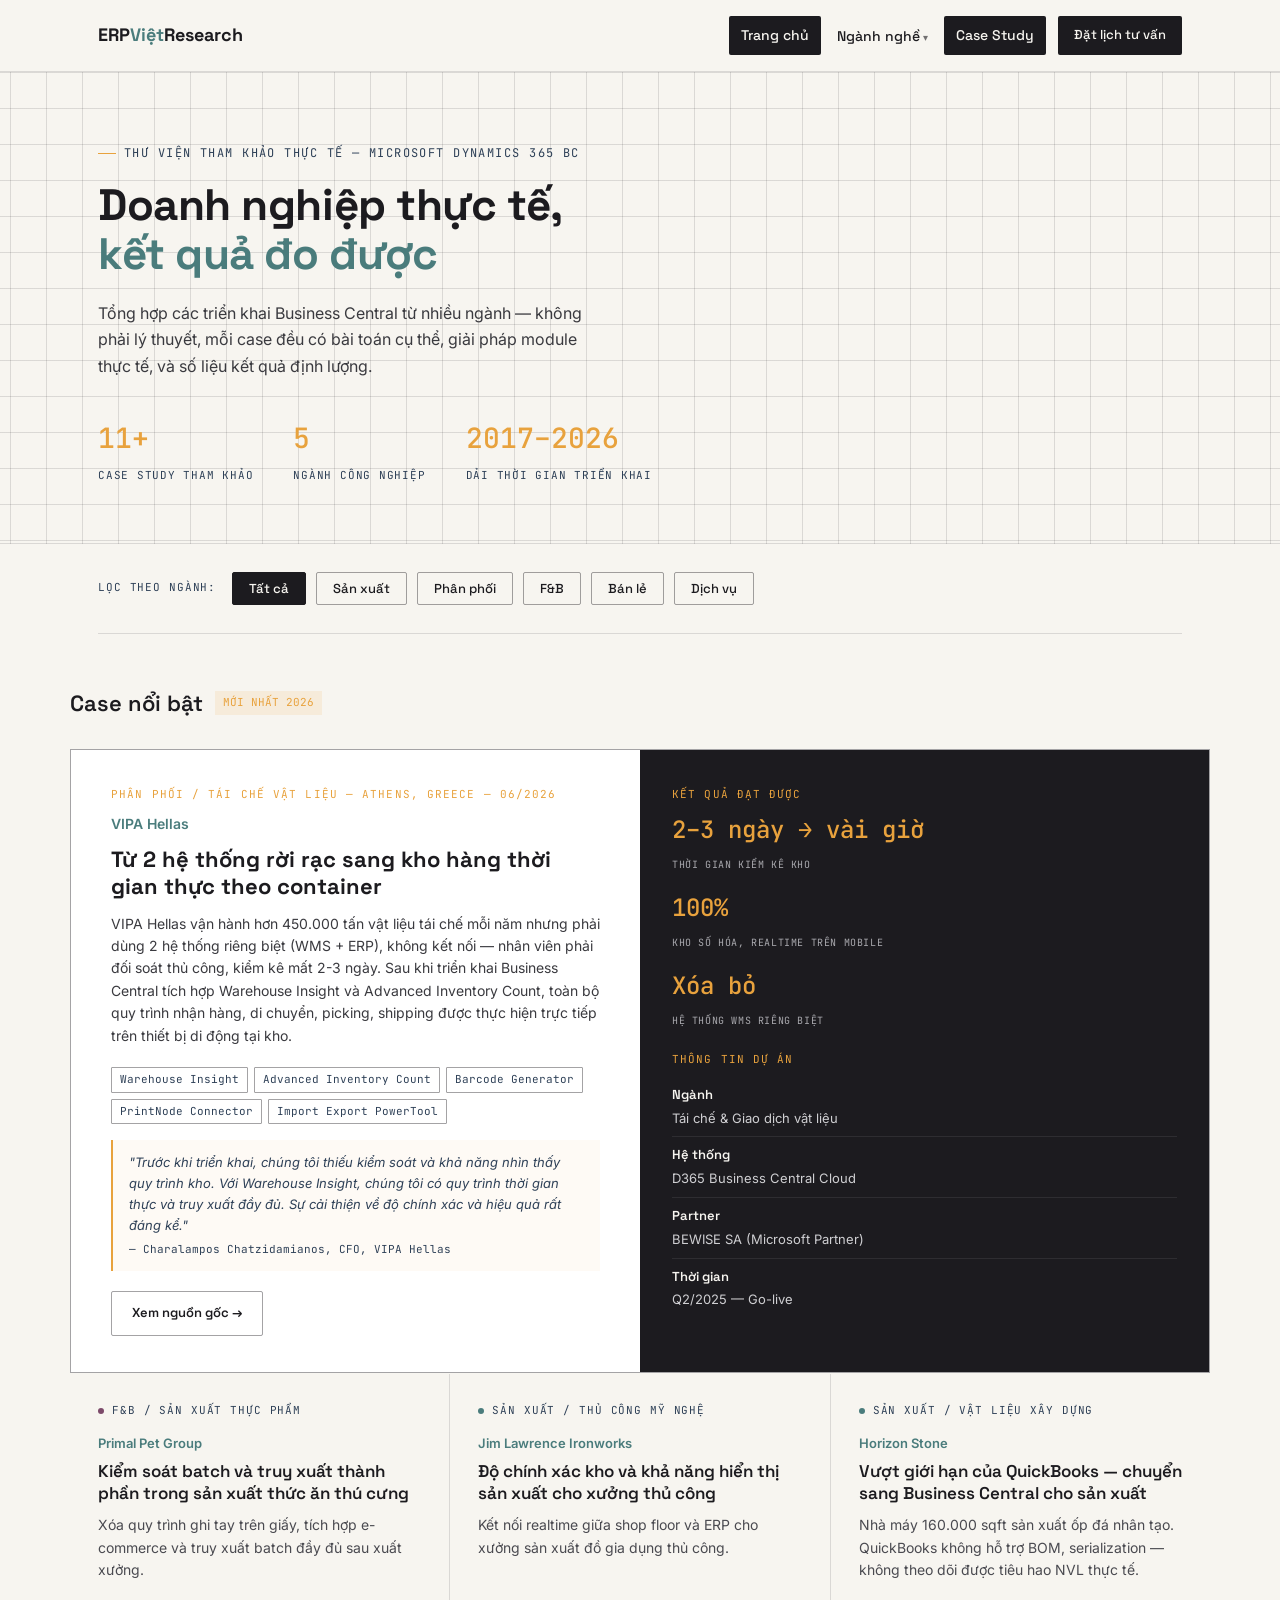
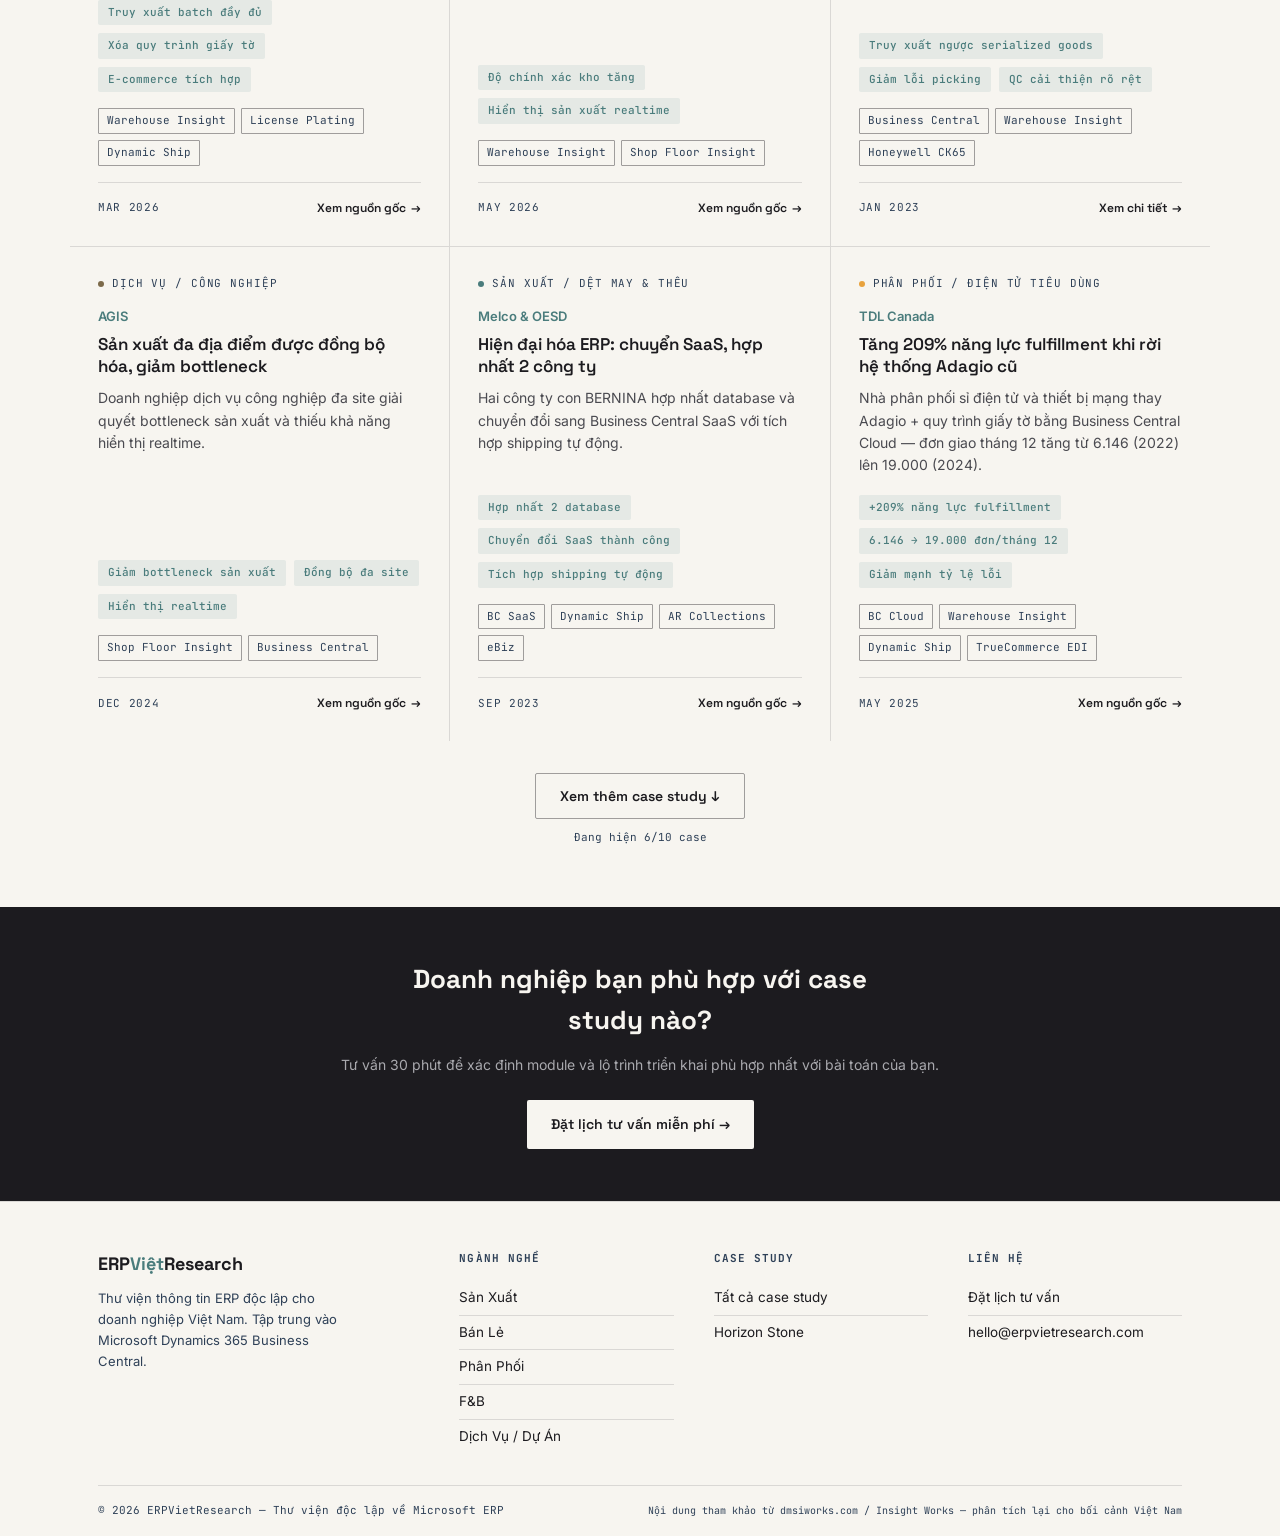
<file: pages/case-studies/index.html>
<!DOCTYPE html>
<html lang="vi">
<head>
<meta charset="UTF-8">
<meta name="viewport" content="width=device-width, initial-scale=1">
<title>Case Study — Business Central thực tế | ERPVietResearch</title>
<meta name="description" content="Tổng hợp case study triển khai Microsoft Dynamics 365 Business Central — sản xuất, phân phối, F&B, bán lẻ, dịch vụ. Kết quả đo được, bài toán thực tế.">
<link rel="stylesheet" href="../../assets/css/main.css">
</head>
<body>

<div id="site-header"></div>
<script src="../../assets/js/nav.js"></script>
<script src="../../assets/js/cms.js"></script>

<!-- HERO -->
<section class="hero">
  <div class="wrap">
    <div class="eyebrow">Thư viện tham khảo thực tế — Microsoft Dynamics 365 BC</div>
    <h1>Doanh nghiệp thực tế,<br><em>kết quả đo được</em></h1>
    <p class="lede">Tổng hợp các triển khai Business Central từ nhiều ngành — không phải lý thuyết, mỗi case đều có bài toán cụ thể, giải pháp module thực tế, và số liệu kết quả định lượng.</p>
    <div class="hero-stats">
      <div class="hstat"><b>11+</b><span>Case study tham khảo</span></div>
      <div class="hstat"><b>5</b><span>Ngành công nghiệp</span></div>
      <div class="hstat"><b>2017–2026</b><span>Dải thời gian triển khai</span></div>
    </div>
  </div>
</section>

<!-- FILTER BAR -->
<div class="wrap">
  <div class="filterbar">
    <span class="filter-label">Lọc theo ngành:</span>
    <button class="chip active" onclick="filterCards('all',this)">Tất cả</button>
    <button class="chip" onclick="filterCards('manufacturing',this)">Sản xuất</button>
    <button class="chip" onclick="filterCards('distribution',this)">Phân phối</button>
    <button class="chip" onclick="filterCards('fb',this)">F&amp;B</button>
    <button class="chip" onclick="filterCards('retail',this)">Bán lẻ</button>
    <button class="chip" onclick="filterCards('service',this)">Dịch vụ</button>
  </div>
</div>

<!-- FEATURED SPOTLIGHT -->
<div class="wrap cases-section" style="padding:52px 0;">
  <h2 style="font-family:'Space Grotesk',sans-serif;font-size:22px;font-weight:600;margin-bottom:28px;display:flex;align-items:center;gap:12px;">
    Case nổi bật
    <span style="font-family:'JetBrains Mono',monospace;font-size:11px;color:var(--amber);font-weight:400;background:rgba(232,162,61,.12);padding:3px 8px;">MỚI NHẤT 2026</span>
  </h2>

  <div class="spotlight" data-industry="distribution">
    <div class="spotlight-body">
      <div class="spotlight-label">Phân phối / Tái chế Vật liệu — Athens, Greece — 06/2026</div>
      <div class="co">VIPA Hellas</div>
      <h3>Từ 2 hệ thống rời rạc sang kho hàng thời gian thực theo container</h3>
      <p>VIPA Hellas vận hành hơn 450.000 tấn vật liệu tái chế mỗi năm nhưng phải dùng 2 hệ thống riêng biệt (WMS + ERP), không kết nối — nhân viên phải đối soát thủ công, kiểm kê mất 2-3 ngày. Sau khi triển khai Business Central tích hợp Warehouse Insight và Advanced Inventory Count, toàn bộ quy trình nhận hàng, di chuyển, picking, shipping được thực hiện trực tiếp trên thiết bị di động tại kho.</p>
      <div class="solution-tags">
        <span class="sol-tag">Warehouse Insight</span>
        <span class="sol-tag">Advanced Inventory Count</span>
        <span class="sol-tag">Barcode Generator</span>
        <span class="sol-tag">PrintNode Connector</span>
        <span class="sol-tag">Import Export PowerTool</span>
      </div>
      <blockquote>
        "Trước khi triển khai, chúng tôi thiếu kiểm soát và khả năng nhìn thấy quy trình kho. Với Warehouse Insight, chúng tôi có quy trình thời gian thực và truy xuất đầy đủ. Sự cải thiện về độ chính xác và hiệu quả rất đáng kể."
        <cite>— Charalampos Chatzidamianos, CFO, VIPA Hellas</cite>
      </blockquote>
      <div>
        <a class="btn btn-outline" style="border:1px solid var(--line-strong);color:var(--ink);font-family:'Space Grotesk',sans-serif;font-weight:600;font-size:13px;padding:11px 20px;border-radius:2px;display:inline-flex;align-items:center;gap:7px;" href="https://dmsiworks.com/case-studies/vipa-hellas" target="_blank" rel="noopener">Xem nguồn gốc →</a>
      </div>
    </div>
    <div class="spotlight-aside">
      <div>
        <div class="aside-section-title">Kết quả đạt được</div>
        <div class="stats-aside">
          <div class="stat-aside"><strong>2–3 ngày → vài giờ</strong><span>Thời gian kiểm kê kho</span></div>
          <div class="stat-aside"><strong>100%</strong><span>Kho số hóa, realtime trên mobile</span></div>
          <div class="stat-aside"><strong>Xóa bỏ</strong><span>Hệ thống WMS riêng biệt</span></div>
        </div>
      </div>
      <div>
        <div class="aside-section-title">Thông tin dự án</div>
        <div class="aside-item"><b>Ngành</b>Tái chế &amp; Giao dịch vật liệu</div>
        <div class="aside-item"><b>Hệ thống</b>D365 Business Central Cloud</div>
        <div class="aside-item"><b>Partner</b>BEWISE SA (Microsoft Partner)</div>
        <div class="aside-item"><b>Thời gian</b>Q2/2025 — Go-live</div>
      </div>
    </div>
  </div>

  <!-- CARD GRID (render từ CMS) -->
  <div class="grid" id="cases-grid" style="margin-top:1px;">
    <!-- Rendered by JS -->
  </div>

  <div id="load-more-wrap" style="text-align:center; padding:32px 0 8px; display:none;">
    <button class="btn btn-secondary" id="load-more-btn" onclick="loadMoreCases()">Xem thêm case study ↓</button>
    <div id="load-more-count" style="margin-top:10px; font-family:'JetBrains Mono',monospace; font-size:11px; color:var(--steel);"></div>
  </div>

</div>

<!-- CTA STRIP -->
<div class="cta-strip">
  <div class="wrap">
    <h2>Doanh nghiệp bạn phù hợp với case study nào?</h2>
    <p>Tư vấn 30 phút để xác định module và lộ trình triển khai phù hợp nhất với bài toán của bạn.</p>
    <a class="btn btn-paper" href="../dat-lich-tu-van.html">Đặt lịch tư vấn miễn phí →</a>
  </div>
</div>

<div id="site-footer"></div>

<script>
/* ── State: danh sách case + bộ lọc + phân trang ── */
const PAGE_SIZE = 6;
let allCases = [];          // toàn bộ case không featured
let currentFilter = 'all';
let shownCount = PAGE_SIZE;

function filterCards(industry, btn){
  document.querySelectorAll('.chip').forEach(c => c.classList.remove('active'));
  btn.classList.add('active');
  currentFilter = industry;
  shownCount = PAGE_SIZE; // đổi bộ lọc thì quay về trang đầu
  const spotlight = document.querySelector('.spotlight');
  spotlight.style.display = (industry === 'all' || spotlight.dataset.industry === industry) ? '' : 'none';
  renderCases();
}

function loadMoreCases(){
  shownCount += PAGE_SIZE;
  renderCases();
}

function renderCases(){
  const base = window.SITE_BASE || '../../';
  const grid = document.getElementById('cases-grid');
  const wrap = document.getElementById('load-more-wrap');
  const countEl = document.getElementById('load-more-count');

  const filtered = currentFilter === 'all'
    ? allCases
    : allCases.filter(c => c.industry === currentFilter);
  const visible = filtered.slice(0, shownCount);

  grid.innerHTML = visible.map(c => `
    <div class="card" data-industry="${c.industry}">
      <div class="card-tag ${c.industry}">${c.industryLabel}</div>
      <div class="card-company">${c.company}</div>
      <h3>${c.title}</h3>
      <p>${c.summary}</p>
      <div class="card-results">
        ${(c.results || []).map(r => `<span class="result-pill">${r}</span>`).join('')}
      </div>
      <div class="solution-tags">
        ${(c.solutions || []).map(s => `<span class="sol-tag">${s}</span>`).join('')}
      </div>
      <div class="card-meta">
        <span class="card-date">${c.date || ''}</span>
        <a class="card-link" href="${c.detailUrl ? base + c.detailUrl : (c.sourceUrl || '#')}" ${c.sourceUrl && !c.detailUrl ? 'target="_blank" rel="noopener"' : ''}>${c.detailUrl ? 'Xem chi tiết' : 'Xem nguồn gốc'}</a>
      </div>
    </div>
  `).join('');

  // Nút "Xem thêm" chỉ hiện khi còn case chưa hiển thị
  const remaining = filtered.length - visible.length;
  wrap.style.display = remaining > 0 ? '' : 'none';
  if (remaining > 0) {
    countEl.textContent = `Đang hiện ${visible.length}/${filtered.length} case`;
  }
}

/* ── Load từ CMS (Google Sheets → fallback JSON) ── */
(async function () {
  try {
    const cases = await fetchCMS('CaseStudies');
    if (!cases.length) return;
    // Case featured đã hiển thị ở spotlight phía trên → grid hiện phần còn lại
    allCases = cases.filter(c => !c.featured);
    renderCases();

    // Chip lọc cho ngành MỚI (ngoài 5 ngành có sẵn) — label lấy từ tab Nganh
    const knownCodes = ['all', 'manufacturing', 'distribution', 'fb', 'retail', 'service'];
    const extraCodes = [...new Set(allCases.map(c => c.industry))].filter(code => code && !knownCodes.includes(code));
    if (extraCodes.length) {
      const industries = await fetchCMS('Nganh');
      const bar = document.querySelector('.filterbar');
      extraCodes.forEach(code => {
        const ind = industries.find(r => r.id === code);
        const btn = document.createElement('button');
        btn.className = 'chip';
        btn.textContent = ind ? ind.label : code;
        btn.onclick = function () { filterCards(code, btn); };
        bar.appendChild(btn);
      });
    }
  } catch (e) {
    console.warn('Could not load case studies:', e);
  }
})();
</script>
</body>
</html>
</file>
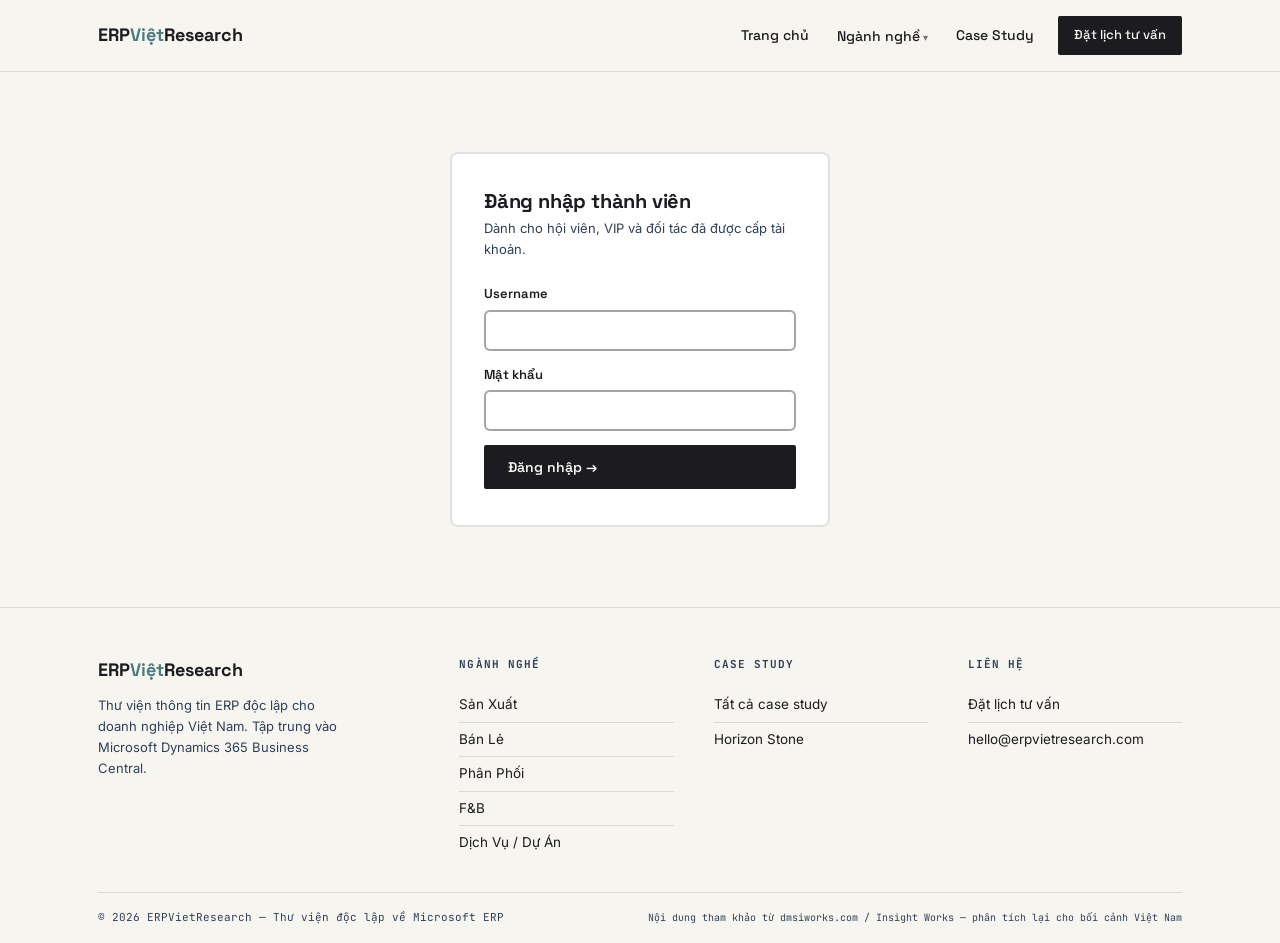
<file: pages/thanh-vien/index.html>
<!DOCTYPE html>
<html lang="vi">
<head>
<meta charset="UTF-8">
<meta name="viewport" content="width=device-width, initial-scale=1">
<title>Khu vực thành viên | ERPVietResearch</title>
<meta name="description" content="Khu vực dành riêng cho hội viên, VIP và đối tác của ERPVietResearch.">
<link rel="stylesheet" href="../../assets/css/main.css">
<style>
.member-wrap{max-width:560px;margin:80px auto;padding:36px 32px;border:2px solid var(--line);border-radius:8px;background:var(--white);text-align:center;}
.member-wrap h1{font-family:'Space Grotesk',sans-serif;font-size:22px;font-weight:700;margin-bottom:16px;}
.member-info{text-align:left;background:var(--paper);border-radius:6px;padding:20px 24px;margin:20px 0;}
.member-info .row{display:flex;justify-content:space-between;padding:8px 0;border-bottom:1px solid var(--line);font-size:14px;}
.member-info .row:last-child{border-bottom:none;}
</style>
</head>
<body>

<div id="site-header"></div>
<script src="../../assets/js/nav.js"></script>
<script src="../../assets/js/cms.js"></script>
<script src="../../assets/js/auth.js"></script>

<div class="member-wrap" id="member-content" style="display:none;">
  <h1>Xin chào, <span id="mv-name">—</span> 👋</h1>
  <div class="member-info">
    <div class="row"><span>Vai trò</span><strong id="mv-role">—</strong></div>
    <div class="row"><span>Gói</span><strong id="mv-package">—</strong></div>
    <div class="row"><span>Email</span><strong id="mv-email">—</strong></div>
  </div>
  <p style="font-size:13px;color:var(--steel);margin-bottom:20px;">Các tính năng dành riêng cho hội viên/đối tác sẽ được bổ sung ở đây trong thời gian tới.</p>
  <button class="btn btn-secondary" onclick="doLogout()">Đăng xuất</button>
</div>
<div id="member-loading" style="text-align:center;padding:80px 20px;color:var(--steel);">Đang kiểm tra phiên đăng nhập...</div>

<div id="site-footer"></div>

<script>
(async function () {
  const session = await getSession();
  if (!session.valid) {
    location.href = (window.SITE_BASE || '../../') + 'pages/thanh-vien/dang-nhap.html';
    return;
  }
  document.getElementById('member-loading').style.display = 'none';
  document.getElementById('member-content').style.display = 'block';
  document.getElementById('mv-name').textContent = session.user.name || session.user.email || 'Thành viên';
  document.getElementById('mv-role').textContent = session.user.role || '—';
  document.getElementById('mv-package').textContent = session.user.package || '—';
  document.getElementById('mv-email').textContent = session.user.email || '—';
})();

async function doLogout() {
  await logout();
  location.href = (window.SITE_BASE || '../../') + 'pages/thanh-vien/dang-nhap.html';
}
</script>

</body>
</html>
</file>
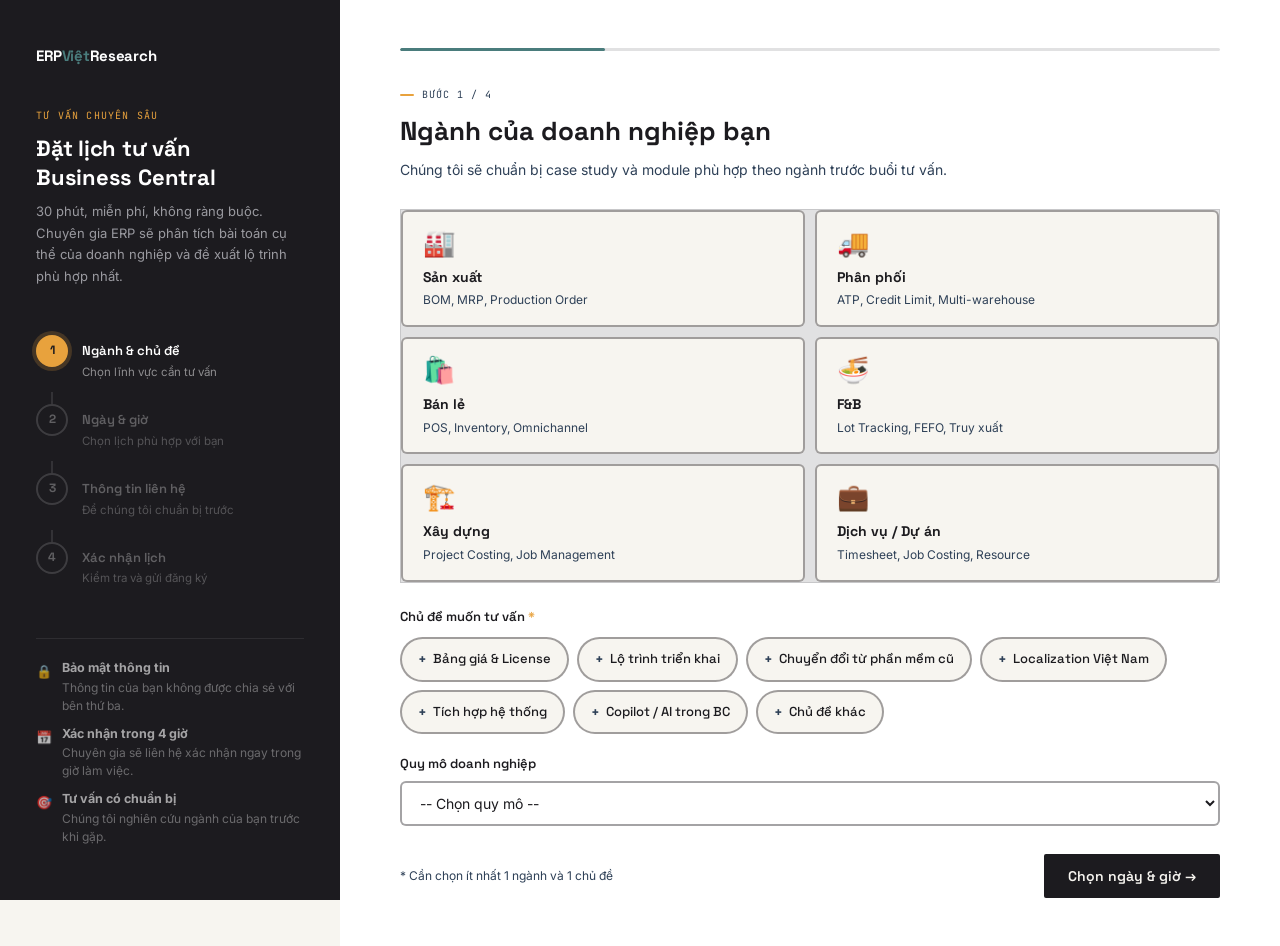
<file: pages/dat-lich-tu-van.html>
<!DOCTYPE html>
<html lang="vi">
<head>
<meta charset="UTF-8">
<meta name="viewport" content="width=device-width, initial-scale=1">
<title>Đặt lịch tư vấn ERP — ERPVietResearch</title>
<meta name="description" content="Đặt lịch tư vấn Business Central 30 phút miễn phí. Chuyên gia phân tích bài toán doanh nghiệp và đề xuất lộ trình triển khai ERP phù hợp.">
<link rel="stylesheet" href="../assets/css/main.css">
<style>
:root { --error:#C0392B; --success:#2E7D55; --teal-light:rgba(74,124,124,.08); --teal-mid:rgba(74,124,124,.15); }

/* ── Layout ── */
.page { display:grid; grid-template-columns:340px 1fr; min-height:100vh; }
.left { background:var(--ink); color:var(--white); padding:44px 36px; display:flex; flex-direction:column; position:sticky; top:0; height:100vh; overflow-y:auto; }
.left .logo { margin-bottom:40px; font-family:'Space Grotesk',sans-serif; font-size:15px; font-weight:700; text-decoration:none; color:var(--white); letter-spacing:-.01em; }
.left-eyebrow { font-family:'JetBrains Mono',monospace; font-size:10px; text-transform:uppercase; letter-spacing:.12em; color:var(--amber); margin-bottom:10px; }
.left h1 { font-family:'Space Grotesk',sans-serif; font-size:22px; font-weight:700; line-height:1.3; margin-bottom:10px; }
.left-sub { font-size:13px; color:#9a9aa0; line-height:1.65; margin-bottom:36px; }
.right { background:var(--white); padding:48px 60px; overflow-y:auto; }

/* ── Step indicator ── */
.steps { display:flex; flex-direction:column; gap:0; margin-bottom:36px; }
.step-item { display:flex; gap:14px; align-items:flex-start; padding:12px 0; position:relative; cursor:default; }
.step-item+.step-item::before { content:''; position:absolute; left:15px; top:0; width:1.5px; height:12px; background:rgba(255,255,255,.1); }
.step-dot { width:32px; height:32px; border-radius:50%; border:2px solid rgba(255,255,255,.15); display:flex; align-items:center; justify-content:center; flex-shrink:0; font-family:'Space Grotesk',sans-serif; font-size:12px; font-weight:700; color:rgba(255,255,255,.3); transition:all .25s; }
.step-dot.done { background:var(--teal); border-color:var(--teal); color:var(--white); }
.step-dot.done::after { content:'✓'; }
.step-dot.active { background:var(--amber); border-color:var(--amber); color:var(--ink); font-weight:700; box-shadow:0 0 0 4px rgba(232,162,61,.2); }
.step-dot.active::after,.step-dot.pending::after { content:attr(data-n); }
.step-text { padding-top:6px; }
.step-name { font-family:'Space Grotesk',sans-serif; font-size:13px; font-weight:600; margin-bottom:2px; transition:all .2s; }
.step-item:not(.is-active) .step-name { color:rgba(255,255,255,.3); }
.step-item.is-active .step-name { color:var(--white); }
.step-item.is-done .step-name { color:rgba(255,255,255,.6); }
.step-desc { font-size:11.5px; color:rgba(255,255,255,.25); line-height:1.4; }
.step-item.is-active .step-desc { color:rgba(255,255,255,.5); }

/* ── Guarantee ── */
.guarantee { margin-top:auto; border-top:1px solid rgba(255,255,255,.08); padding-top:20px; }
.guarantee-row { display:flex; gap:10px; align-items:flex-start; margin-bottom:10px; }
.guarantee-icon { font-size:13px; flex-shrink:0; margin-top:2px; opacity:.7; }
.guarantee-text { font-size:12px; color:rgba(255,255,255,.35); line-height:1.5; }
.guarantee-text b { color:rgba(255,255,255,.6); display:block; margin-bottom:1px; font-size:12.5px; }

/* ── Progress & step header ── */
.progress-bar { height:3px; background:var(--line); margin-bottom:36px; border-radius:99px; overflow:hidden; }
.progress-fill { height:100%; background:var(--teal); transition:width .35s cubic-bezier(.4,0,.2,1); border-radius:99px; }
.step-header { margin-bottom:28px; }
.step-header .eyebrow { font-family:'JetBrains Mono',monospace; font-size:10px; text-transform:uppercase; letter-spacing:.1em; color:var(--steel); margin-bottom:8px; display:flex; align-items:center; gap:8px; }
.step-header .eyebrow::before { content:''; width:14px; height:2px; background:var(--amber); border-radius:1px; }
.step-header h2 { font-family:'Space Grotesk',sans-serif; font-size:26px; font-weight:700; margin-bottom:6px; color:var(--ink); }
.step-header p { font-size:14px; color:var(--steel); line-height:1.6; }

/* ── Industry cards ── */
.industry-grid { display:grid; grid-template-columns:1fr 1fr; gap:10px; margin-bottom:24px; }
.ind-card { border:2px solid var(--line-strong); padding:18px 20px 16px; cursor:pointer; border-radius:6px; transition:all .15s; position:relative; background:var(--paper); }
.ind-card:hover { border-color:var(--teal); background:var(--teal-light); transform:translateY(-1px); box-shadow:0 3px 10px rgba(0,0,0,.07); }
.ind-card.selected { border-color:var(--teal); background:var(--teal-light); box-shadow:0 0 0 3px rgba(74,124,124,.15); }
.ind-check { position:absolute; top:12px; right:12px; width:22px; height:22px; border-radius:50%; background:var(--teal); display:none; align-items:center; justify-content:center; color:white; font-size:12px; font-weight:700; }
.ind-card.selected .ind-check { display:flex; }
.ind-icon { font-size:26px; margin-bottom:10px; line-height:1; }
.ind-name { font-family:'Space Grotesk',sans-serif; font-size:14px; font-weight:700; margin-bottom:4px; color:var(--ink); }
.ind-desc { font-size:12px; color:var(--steel); line-height:1.4; }
.ind-card.selected .ind-name { color:var(--teal); }

/* ── Topic pills ── */
.topic-section-label { font-family:'Space Grotesk',sans-serif; font-size:13px; font-weight:600; color:var(--ink); margin-bottom:10px; margin-top:4px; }
.topic-section-label .req { color:var(--amber); }
.topic-wrap { display:flex; flex-wrap:wrap; gap:8px; margin-bottom:20px; }
.topic-pill { font-size:13px; padding:9px 16px; border:2px solid var(--line-strong); border-radius:99px; cursor:pointer; font-family:'Space Grotesk',sans-serif; font-weight:500; transition:all .13s; background:var(--paper); color:var(--ink); display:flex; align-items:center; gap:6px; }
.topic-pill::before { content:'+'; font-size:14px; font-weight:700; color:var(--steel); transition:all .13s; }
.topic-pill:hover { border-color:var(--teal); color:var(--teal); background:var(--teal-light); }
.topic-pill:hover::before { color:var(--teal); }
.topic-pill.selected { background:var(--teal); color:var(--white); border-color:var(--teal); font-weight:600; }
.topic-pill.selected::before { content:'✓'; color:var(--white); }

/* ── Size select ── */
.size-wrap { margin-bottom:24px; }
.size-label { font-family:'Space Grotesk',sans-serif; font-size:13px; font-weight:600; color:var(--ink); margin-bottom:8px; }
.field select { border:2px solid var(--line-strong); padding:11px 14px; font-size:14px; font-family:'Inter',sans-serif; background:var(--white); color:var(--ink); border-radius:6px; outline:none; transition:border-color .14s,box-shadow .14s; width:100%; cursor:pointer; }
.field select:focus { border-color:var(--teal); box-shadow:0 0 0 3px rgba(74,124,124,.12); }

/* ── Calendar & slots ── */
.calendar-wrap { display:grid; grid-template-columns:1.1fr 1fr; gap:24px; margin-bottom:28px; }
.calendar { border:2px solid var(--line-strong); background:var(--white); border-radius:8px; overflow:hidden; }
.cal-header { display:flex; justify-content:space-between; align-items:center; padding:14px 18px; border-bottom:2px solid var(--line-strong); font-family:'Space Grotesk',sans-serif; font-weight:700; font-size:14px; background:var(--paper); }
.cal-nav { background:none; border:2px solid var(--line-strong); width:32px; height:32px; border-radius:6px; cursor:pointer; font-size:14px; color:var(--steel); display:flex; align-items:center; justify-content:center; transition:all .12s; }
.cal-nav:hover { border-color:var(--ink); color:var(--ink); background:var(--paper); }
.cal-grid { padding:14px 12px; }
.cal-days-header { display:grid; grid-template-columns:repeat(7,1fr); text-align:center; margin-bottom:6px; }
.cal-days-header span { font-family:'Space Grotesk',sans-serif; font-size:11px; font-weight:600; color:var(--steel); }
.cal-days { display:grid; grid-template-columns:repeat(7,1fr); gap:2px; }
.cal-day { aspect-ratio:1; display:flex; align-items:center; justify-content:center; font-size:13px; border-radius:6px; cursor:pointer; transition:all .12s; border:2px solid transparent; font-weight:500; }
.cal-day:hover:not(.empty):not(.past):not(.sunday) { background:var(--teal-light); border-color:var(--teal); color:var(--teal); font-weight:600; }
.cal-day.empty { cursor:default; }
.cal-day.past,.cal-day.sunday { color:#d0d0d4; cursor:not-allowed; font-weight:400; }
.cal-day.today { font-weight:700; color:var(--teal); border-color:var(--teal); background:var(--teal-light); }
.cal-day.selected { background:var(--teal); color:var(--white); border-color:var(--teal); font-weight:700; }
.cal-day.has-slot { position:relative; }
.cal-day.has-slot::after { content:''; position:absolute; bottom:4px; left:50%; transform:translateX(-50%); width:5px; height:5px; border-radius:50%; background:var(--amber); }
.cal-day.selected.has-slot::after { background:rgba(255,255,255,.8); }
.cal-legend { display:flex; gap:16px; padding:8px 12px 12px; }
.cal-legend-item { display:flex; align-items:center; gap:5px; font-size:11px; color:var(--steel); }
.cal-legend-dot { width:6px; height:6px; border-radius:50%; }
.slots-wrap { display:flex; flex-direction:column; }
.slots-title { font-family:'Space Grotesk',sans-serif; font-size:11px; font-weight:700; text-transform:uppercase; letter-spacing:.08em; color:var(--steel); margin-bottom:8px; }
.slots-date { font-family:'Space Grotesk',sans-serif; font-weight:700; font-size:15px; margin-bottom:14px; color:var(--ink); min-height:22px; }
.slots-grid { display:grid; grid-template-columns:1fr 1fr; gap:7px; }
.slot { padding:11px 8px; border:2px solid var(--line-strong); border-radius:6px; cursor:pointer; text-align:center; transition:all .14s; background:var(--white); }
.slot:hover:not(.booked) { border-color:var(--teal); background:var(--teal-light); }
.slot.selected { background:var(--teal); border-color:var(--teal); color:var(--white); box-shadow:0 2px 8px rgba(74,124,124,.3); }
.slot.booked { background:var(--paper); color:#c0c0c6; cursor:not-allowed; border-color:var(--line); }
.slot-time { font-family:'Space Grotesk',sans-serif; font-size:14px; font-weight:700; }
.slot-type { font-size:11px; margin-top:2px; opacity:.6; }
.slot-empty { font-size:13px; color:var(--steel); text-align:center; padding:24px 12px; grid-column:1/-1; background:var(--paper); border-radius:6px; border:2px dashed var(--line-strong); }
.slot-placeholder { font-size:13px; color:var(--steel); padding:20px 12px; text-align:center; grid-column:1/-1; border:2px dashed var(--line); border-radius:6px; line-height:1.6; }

/* ── Form fields ── */
.form-grid { display:grid; grid-template-columns:1fr 1fr; gap:16px; margin-bottom:16px; }
.form-grid.full { grid-template-columns:1fr; }
.field { display:flex; flex-direction:column; gap:6px; }
.field label { font-family:'Space Grotesk',sans-serif; font-size:13px; font-weight:600; color:var(--ink); }
.field label .req { color:var(--amber); }
.field input,.field textarea { border:2px solid var(--line-strong); padding:12px 14px; font-size:14px; font-family:'Inter',sans-serif; background:var(--white); color:var(--ink); border-radius:6px; outline:none; transition:border-color .14s,box-shadow .14s; width:100%; }
.field input:focus,.field textarea:focus { border-color:var(--teal); box-shadow:0 0 0 3px rgba(74,124,124,.12); background:var(--white); }
.field input::placeholder { color:#b0b0b8; }
.field input.error { border-color:var(--error); background:#fff8f8; }
.field .hint { font-size:12px; color:var(--steel); }
.field .err-msg { font-size:12px; color:var(--error); display:none; margin-top:2px; }
.field.has-error .err-msg { display:block; }
.field textarea { resize:vertical; min-height:88px; }

/* ── Confirmation ── */
.confirm-box { border:2px solid var(--line-strong); background:var(--paper); padding:24px 28px; margin-bottom:20px; border-radius:8px; }
.confirm-title { font-family:'Space Grotesk',sans-serif; font-size:10px; font-weight:700; text-transform:uppercase; letter-spacing:.1em; color:var(--steel); margin-bottom:16px; }
.confirm-row { display:flex; justify-content:space-between; align-items:baseline; padding:10px 0; border-bottom:1px solid var(--line); font-size:14px; }
.confirm-row:last-child { border-bottom:none; }
.confirm-row .key { color:var(--steel); font-weight:500; flex-shrink:0; margin-right:16px; }
.confirm-row .val { font-weight:600; text-align:right; color:var(--ink); }
.consent { display:flex; gap:12px; align-items:flex-start; margin-bottom:20px; padding:16px; background:var(--paper); border-radius:6px; border:1px solid var(--line); }
.consent input[type=checkbox] { margin-top:2px; width:17px; height:17px; accent-color:var(--teal); flex-shrink:0; cursor:pointer; }
.consent label { font-size:13px; color:var(--steel); line-height:1.65; cursor:pointer; }

/* ── Buttons ── */
.btn-row { display:flex; gap:12px; justify-content:space-between; align-items:center; margin-top:8px; }
.btn-row .btn { font-size:14px; padding:13px 24px; }

/* ── Success screen ── */
.success-screen { text-align:center; padding:48px 20px; }
.success-icon { font-size:56px; margin-bottom:16px; }
.success-screen h2 { font-family:'Space Grotesk',sans-serif; font-size:26px; font-weight:700; margin-bottom:10px; }
.success-screen p { font-size:15px; color:var(--steel); max-width:420px; margin:0 auto 24px; line-height:1.7; }
.success-detail { border:2px solid var(--line-strong); background:var(--paper); padding:20px 24px; text-align:left; max-width:420px; margin:0 auto 24px; border-radius:8px; }
.success-detail .sd-row { display:flex; justify-content:space-between; padding:9px 0; border-bottom:1px solid var(--line); font-size:13.5px; }
.success-detail .sd-row:last-child { border-bottom:none; }
.success-detail .sd-row .k { color:var(--steel); }
.success-detail .sd-row .v { font-weight:600; }
.google-link { display:inline-flex; align-items:center; gap:8px; font-family:'Space Grotesk',sans-serif; font-weight:600; font-size:13px; padding:11px 20px; border:2px solid var(--line-strong); border-radius:6px; color:var(--steel); margin-top:8px; transition:all .14s; }
.google-link:hover { border-color:var(--ink); color:var(--ink); }

@media(max-width:900px) {
  .page { grid-template-columns:1fr; }
  .left { position:static; height:auto; padding:32px 24px; }
  .right { padding:32px 24px; }
  .calendar-wrap { grid-template-columns:1fr; }
  .industry-grid { grid-template-columns:1fr 1fr; }
  .form-grid { grid-template-columns:1fr; }
}
</style>
</head>
<body>

<div class="page">
  <!-- LEFT PANEL -->
  <div class="left">
    <a href="../index.html" class="logo" style="text-decoration:none;">ERP<span style="color:var(--teal);">Việt</span>Research</a>
    <div class="left-eyebrow">Tư vấn chuyên sâu</div>
    <h1>Đặt lịch tư vấn<br>Business Central</h1>
    <p class="left-sub">30 phút, miễn phí, không ràng buộc. Chuyên gia ERP sẽ phân tích bài toán cụ thể của doanh nghiệp và đề xuất lộ trình phù hợp nhất.</p>
    <div class="steps" id="stepIndicator">
      <div class="step-item is-active">
        <div class="step-dot active" data-n="1"></div>
        <div class="step-text"><div class="step-name">Ngành &amp; chủ đề</div><div class="step-desc">Chọn lĩnh vực cần tư vấn</div></div>
      </div>
      <div class="step-item">
        <div class="step-dot pending" data-n="2"></div>
        <div class="step-text"><div class="step-name">Ngày &amp; giờ</div><div class="step-desc">Chọn lịch phù hợp với bạn</div></div>
      </div>
      <div class="step-item">
        <div class="step-dot pending" data-n="3"></div>
        <div class="step-text"><div class="step-name">Thông tin liên hệ</div><div class="step-desc">Để chúng tôi chuẩn bị trước</div></div>
      </div>
      <div class="step-item">
        <div class="step-dot pending" data-n="4"></div>
        <div class="step-text"><div class="step-name">Xác nhận lịch</div><div class="step-desc">Kiểm tra và gửi đăng ký</div></div>
      </div>
    </div>
    <div class="guarantee">
      <div class="guarantee-row"><span class="guarantee-icon">🔒</span><span class="guarantee-text"><b>Bảo mật thông tin</b>Thông tin của bạn không được chia sẻ với bên thứ ba.</span></div>
      <div class="guarantee-row"><span class="guarantee-icon">📅</span><span class="guarantee-text"><b>Xác nhận trong 4 giờ</b>Chuyên gia sẽ liên hệ xác nhận ngay trong giờ làm việc.</span></div>
      <div class="guarantee-row"><span class="guarantee-icon">🎯</span><span class="guarantee-text"><b>Tư vấn có chuẩn bị</b>Chúng tôi nghiên cứu ngành của bạn trước khi gặp.</span></div>
    </div>
  </div>

  <!-- RIGHT PANEL -->
  <div class="right">
    <div class="progress-bar"><div class="progress-fill" id="progressFill" style="width:25%"></div></div>

    <!-- STEP 1 -->
    <div id="step1" class="step-panel">
      <div class="step-header">
        <div class="eyebrow">Bước 1 / 4</div>
        <h2>Ngành của doanh nghiệp bạn</h2>
        <p>Chúng tôi sẽ chuẩn bị case study và module phù hợp theo ngành trước buổi tư vấn.</p>
      </div>
      <div class="industry-grid" id="industryGrid">
        <div class="ind-card" data-val="manufacturing" onclick="selectIndustry(this)"><div class="ind-check">✓</div><div class="ind-icon">🏭</div><div class="ind-name">Sản xuất</div><div class="ind-desc">BOM, MRP, Production Order</div></div>
        <div class="ind-card" data-val="distribution" onclick="selectIndustry(this)"><div class="ind-check">✓</div><div class="ind-icon">🚚</div><div class="ind-name">Phân phối</div><div class="ind-desc">ATP, Credit Limit, Multi-warehouse</div></div>
        <div class="ind-card" data-val="retail" onclick="selectIndustry(this)"><div class="ind-check">✓</div><div class="ind-icon">🛍️</div><div class="ind-name">Bán lẻ</div><div class="ind-desc">POS, Inventory, Omnichannel</div></div>
        <div class="ind-card" data-val="fb" onclick="selectIndustry(this)"><div class="ind-check">✓</div><div class="ind-icon">🍜</div><div class="ind-name">F&amp;B</div><div class="ind-desc">Lot Tracking, FEFO, Truy xuất</div></div>
        <div class="ind-card" data-val="construction" onclick="selectIndustry(this)"><div class="ind-check">✓</div><div class="ind-icon">🏗️</div><div class="ind-name">Xây dựng</div><div class="ind-desc">Project Costing, Job Management</div></div>
        <div class="ind-card" data-val="service" onclick="selectIndustry(this)"><div class="ind-check">✓</div><div class="ind-icon">💼</div><div class="ind-name">Dịch vụ / Dự án</div><div class="ind-desc">Timesheet, Job Costing, Resource</div></div>
      </div>
      <div style="margin-bottom:10px;">
        <div class="topic-section-label">Chủ đề muốn tư vấn <span class="req">*</span></div>
        <div class="topic-wrap" id="topicWrap">
          <div class="topic-pill" data-val="pricing" onclick="toggleTopic(this)">Bảng giá &amp; License</div>
          <div class="topic-pill" data-val="implementation" onclick="toggleTopic(this)">Lộ trình triển khai</div>
          <div class="topic-pill" data-val="migration" onclick="toggleTopic(this)">Chuyển đổi từ phần mềm cũ</div>
          <div class="topic-pill" data-val="localization" onclick="toggleTopic(this)">Localization Việt Nam</div>
          <div class="topic-pill" data-val="integration" onclick="toggleTopic(this)">Tích hợp hệ thống</div>
          <div class="topic-pill" data-val="copilot" onclick="toggleTopic(this)">Copilot / AI trong BC</div>
          <div class="topic-pill" data-val="other" onclick="toggleTopic(this)">Chủ đề khác</div>
        </div>
      </div>
      <div class="field" style="margin-bottom:28px;">
        <label>Quy mô doanh nghiệp</label>
        <select id="companySize">
          <option value="">-- Chọn quy mô --</option>
          <option value="lt20">Dưới 20 nhân sự</option>
          <option value="20-50">20 – 50 nhân sự</option>
          <option value="50-200">50 – 200 nhân sự</option>
          <option value="200-500">200 – 500 nhân sự</option>
          <option value="gt500">Trên 500 nhân sự</option>
        </select>
      </div>
      <div class="btn-row">
        <span style="font-size:12px;color:var(--steel);">* Cần chọn ít nhất 1 ngành và 1 chủ đề</span>
        <button class="btn btn-primary" onclick="goStep(2)">Chọn ngày &amp; giờ →</button>
      </div>
    </div>

    <!-- STEP 2 -->
    <div id="step2" class="step-panel" style="display:none;">
      <div class="step-header">
        <div class="eyebrow">Bước 2 / 4</div>
        <h2>Chọn ngày và khung giờ</h2>
        <p>Buổi tư vấn kéo dài 30 phút qua Google Meet hoặc Zoom. Giờ làm việc: Thứ 2–6, 8:00–17:30 ICT.</p>
      </div>
      <div class="calendar-wrap">
        <div>
          <div class="calendar">
            <div class="cal-header">
              <button class="cal-nav" onclick="changeMonth(-1)">‹</button>
              <span id="calTitle"></span>
              <button class="cal-nav" onclick="changeMonth(1)">›</button>
            </div>
            <div class="cal-grid">
              <div class="cal-days-header"><span>T2</span><span>T3</span><span>T4</span><span>T5</span><span>T6</span><span>T7</span><span>CN</span></div>
              <div class="cal-days" id="calDays"></div>
            </div>
          </div>
          <div style="margin-top:10px;font-size:12px;color:var(--steel);font-family:'JetBrains Mono',monospace;">
            <span style="display:inline-flex;align-items:center;gap:5px;margin-right:14px;"><span style="width:7px;height:7px;border-radius:50%;background:var(--amber);display:inline-block;"></span>Có slot trống</span>
            <span style="display:inline-flex;align-items:center;gap:5px;"><span style="width:7px;height:7px;border-radius:50%;background:var(--teal);display:inline-block;"></span>Đã chọn</span>
          </div>
        </div>
        <div class="slots-wrap">
          <div class="slots-title">Khung giờ khả dụng</div>
          <div class="slots-date" id="slotsDateLabel"></div>
          <div class="slots-grid" id="slotsGrid"><div class="slot-placeholder">← Chọn ngày trong lịch<br>để xem khung giờ trống</div></div>
        </div>
      </div>
      <div class="btn-row" style="margin-top:8px;">
        <button class="btn btn-secondary" onclick="goStep(1)">← Quay lại</button>
        <button class="btn btn-primary" onclick="goStep(3)" id="btn2Next" disabled>Nhập thông tin →</button>
      </div>
    </div>

    <!-- STEP 3 -->
    <div id="step3" class="step-panel" style="display:none;">
      <div class="step-header">
        <div class="eyebrow">Bước 3 / 4</div>
        <h2>Thông tin liên hệ</h2>
        <p>Để chuyên gia chuẩn bị và xác nhận lịch với bạn qua email hoặc điện thoại.</p>
      </div>
      <div class="form-grid">
        <div class="field" id="field-name"><label>Họ và tên <span class="req">*</span></label><input type="text" id="fname" placeholder="Nguyễn Văn A" /><span class="err-msg">Vui lòng nhập họ tên</span></div>
        <div class="field" id="field-company"><label>Công ty <span class="req">*</span></label><input type="text" id="fcompany" placeholder="Tên doanh nghiệp" /><span class="err-msg">Vui lòng nhập tên công ty</span></div>
      </div>
      <div class="form-grid">
        <div class="field" id="field-email"><label>Email công ty <span class="req">*</span></label><input type="email" id="femail" placeholder="ten@congty.com" /><span class="err-msg">Email không hợp lệ</span></div>
        <div class="field" id="field-phone"><label>Số điện thoại <span class="req">*</span></label><input type="tel" id="fphone" placeholder="0901 234 567" /><span class="err-msg">Vui lòng nhập số điện thoại</span></div>
      </div>
      <div class="form-grid">
        <div class="field">
          <label>Chức vụ</label>
          <select id="frole">
            <option value="">-- Chọn chức vụ --</option>
            <option>CEO / Giám đốc điều hành</option><option>CFO / Giám đốc tài chính</option>
            <option>COO / Giám đốc vận hành</option><option>IT Manager</option>
            <option>Kế toán trưởng</option><option>Trưởng phòng sản xuất</option>
            <option>Chuyên viên ERP / IT</option><option>Khác</option>
          </select>
        </div>
        <div class="field">
          <label>Phần mềm đang dùng</label>
          <select id="fcurrent">
            <option value="">-- Chọn --</option>
            <option>MISA SME / AMIS</option><option>Fast Accounting</option>
            <option>Bravo ERP</option><option>Odoo</option>
            <option>SAP Business One</option><option>QuickBooks</option>
            <option>Excel / thủ công</option><option>Chưa có ERP</option><option>Khác</option>
          </select>
        </div>
      </div>
      <div class="form-grid full">
        <div class="field">
          <label>Bài toán cụ thể cần giải quyết</label>
          <textarea id="fnote" placeholder="Ví dụ: Hiện tại chúng tôi quản lý kho bằng Excel, không theo dõi được tồn kho realtime khi bán hàng ở nhiều kênh..."></textarea>
          <span class="hint">Càng mô tả cụ thể, buổi tư vấn càng hiệu quả</span>
        </div>
      </div>
      <div class="btn-row" style="margin-top:24px;">
        <button class="btn btn-secondary" onclick="goStep(2)">← Quay lại</button>
        <button class="btn btn-primary" onclick="validateStep3()">Xem xác nhận →</button>
      </div>
    </div>

    <!-- STEP 4 -->
    <div id="step4" class="step-panel" style="display:none;">
      <div class="step-header">
        <div class="eyebrow">Bước 4 / 4</div>
        <h2>Xác nhận thông tin đặt lịch</h2>
        <p>Kiểm tra lại trước khi gửi đăng ký tư vấn.</p>
      </div>
      <div class="confirm-box">
        <div class="confirm-title">Thông tin buổi tư vấn</div>
        <div class="confirm-row"><span class="key">Ngày tư vấn</span><span class="val" id="cDate">—</span></div>
        <div class="confirm-row"><span class="key">Giờ bắt đầu</span><span class="val" id="cTime">—</span></div>
        <div class="confirm-row"><span class="key">Hình thức</span><span class="val">Online (Google Meet / Zoom)</span></div>
        <div class="confirm-row"><span class="key">Thời lượng</span><span class="val">30 phút</span></div>
        <div class="confirm-row"><span class="key">Ngành</span><span class="val" id="cIndustry">—</span></div>
        <div class="confirm-row"><span class="key">Chủ đề</span><span class="val" id="cTopics">—</span></div>
      </div>
      <div class="confirm-box">
        <div class="confirm-title">Thông tin liên hệ</div>
        <div class="confirm-row"><span class="key">Họ tên</span><span class="val" id="cName">—</span></div>
        <div class="confirm-row"><span class="key">Công ty</span><span class="val" id="cCompany">—</span></div>
        <div class="confirm-row"><span class="key">Email</span><span class="val" id="cEmail">—</span></div>
        <div class="confirm-row"><span class="key">Điện thoại</span><span class="val" id="cPhone">—</span></div>
        <div class="confirm-row"><span class="key">Phần mềm hiện tại</span><span class="val" id="cCurrent">—</span></div>
      </div>
      <div class="consent">
        <input type="checkbox" id="consentCheck">
        <label for="consentCheck">Tôi đồng ý để ERPVietResearch liên hệ xác nhận lịch và gửi thông tin tư vấn liên quan. Thông tin không được chia sẻ với bên thứ ba.</label>
      </div>
      <div class="btn-row">
        <button class="btn btn-secondary" onclick="goStep(3)">← Chỉnh sửa</button>
        <button class="btn btn-primary" id="submitBtn" onclick="submitForm()"><span id="submitLabel">📅 Xác nhận đặt lịch</span></button>
      </div>
    </div>

    <!-- SUCCESS -->
    <div id="stepSuccess" style="display:none;">
      <div class="success-screen">
        <div class="success-icon">✅</div>
        <h2>Đặt lịch thành công!</h2>
        <p>Chúng tôi đã nhận được yêu cầu của bạn. Chuyên gia ERP sẽ liên hệ xác nhận lịch trong vòng <strong>4 giờ làm việc</strong>.</p>
        <div class="success-detail">
          <div class="sd-row"><span class="k">Ngày tư vấn</span><span class="v" id="sDate">—</span></div>
          <div class="sd-row"><span class="k">Giờ</span><span class="v" id="sTime">—</span></div>
          <div class="sd-row"><span class="k">Email xác nhận</span><span class="v" id="sEmail">—</span></div>
          <div class="sd-row"><span class="k">Mã đặt lịch</span><span class="v mono" id="sCode" style="color:var(--teal);">—</span></div>
        </div>
        <p style="font-size:13px;color:var(--steel);">Kiểm tra hộp thư email (kể cả spam) để nhận link Google Meet / Zoom.</p>
        <a class="google-link" href="#" id="calendarLink">📆 Thêm vào Google Calendar</a>
        <div style="margin-top:28px;"><a href="case-studies/index.html" style="font-size:13px;color:var(--teal);font-weight:600;font-family:'Space Grotesk',sans-serif;">← Xem thêm case study tham khảo</a></div>
      </div>
    </div>
  </div>
</div>

<script>
const APPS_SCRIPT_URL = 'https://script.google.com/macros/s/AKfycbztUFzen4DXhwbau6JIAnNbgPEf2MapMlz_nB30dxqSV6P4cBb9h66eEhrfNgPuhRGq/exec';
const state = { step:1, industry:'', topics:[], companySize:'', selectedDate:null, selectedTime:'', name:'', company:'', email:'', phone:'', role:'', current:'', note:'', bookingCode:'' };
const INDUSTRY_LABELS = { manufacturing:'Sản xuất', distribution:'Phân phối', retail:'Bán lẻ', fb:'F&B', construction:'Xây dựng', service:'Dịch vụ / Dự án' };
const TOPIC_LABELS = { pricing:'Bảng giá & License', implementation:'Lộ trình triển khai', migration:'Chuyển đổi từ phần mềm cũ', localization:'Localization Việt Nam', integration:'Tích hợp hệ thống', copilot:'Copilot / AI trong BC', other:'Chủ đề khác' };
const MONTHS_VI = ['Tháng 1','Tháng 2','Tháng 3','Tháng 4','Tháng 5','Tháng 6','Tháng 7','Tháng 8','Tháng 9','Tháng 10','Tháng 11','Tháng 12'];
let calYear, calMonth;
function initCalendar(){const now=new Date();calYear=now.getFullYear();calMonth=now.getMonth();renderCalendar();}
function hasSlots(y,m,d){const date=new Date(y,m,d);const day=date.getDay();if(day===0)return false;const today=new Date();today.setHours(0,0,0,0);if(date<=today)return false;const booked=[3,7,14,21,28];return !booked.includes(d);}
function renderCalendar(){document.getElementById('calTitle').textContent=MONTHS_VI[calMonth]+' '+calYear;const grid=document.getElementById('calDays');grid.innerHTML='';const firstDay=new Date(calYear,calMonth,1).getDay();const startOffset=firstDay===0?6:firstDay-1;const daysInMonth=new Date(calYear,calMonth+1,0).getDate();const today=new Date();today.setHours(0,0,0,0);for(let i=0;i<startOffset;i++){const el=document.createElement('div');el.className='cal-day empty';grid.appendChild(el);}for(let d=1;d<=daysInMonth;d++){const date=new Date(calYear,calMonth,d);const dayOfWeek=date.getDay();const el=document.createElement('div');const isPast=date<today;const isSun=dayOfWeek===0;const isToday=date.toDateString()===today.toDateString();const slots=hasSlots(calYear,calMonth,d);let cls='cal-day';if(isPast)cls+=' past';else if(isSun)cls+=' sunday';else if(slots)cls+=' has-slot';if(isToday&&!isPast)cls+=' today';if(state.selectedDate){const sel=state.selectedDate;if(sel.getFullYear()===calYear&&sel.getMonth()===calMonth&&sel.getDate()===d)cls+=' selected';}el.className=cls;el.textContent=d;if(!isPast&&!isSun&&slots){el.onclick=()=>selectDate(new Date(calYear,calMonth,d));}grid.appendChild(el);}}
function changeMonth(dir){calMonth+=dir;if(calMonth>11){calMonth=0;calYear++;}if(calMonth<0){calMonth=11;calYear--;}renderCalendar();}
function selectDate(date){state.selectedDate=date;state.selectedTime='';document.getElementById('btn2Next').disabled=true;renderCalendar();renderSlots(date);}
function renderSlots(date){const label=document.getElementById('slotsDateLabel');const day=date.getDay();const dayName=['Chủ nhật','Thứ 2','Thứ 3','Thứ 4','Thứ 5','Thứ 6','Thứ 7'][day];label.textContent=dayName+', '+date.getDate()+'/'+(date.getMonth()+1)+'/'+date.getFullYear();const isSat=day===6;const allSlots=[];const end=isSat?12:17;for(let h=8;h<end;h++){allSlots.push({time:`${String(h).padStart(2,'0')}:00`,booked:false});allSlots.push({time:`${String(h).padStart(2,'0')}:30`,booked:false});}const bookedTimes=['09:00','10:30','14:00'];allSlots.forEach(s=>{if(bookedTimes.includes(s.time))s.booked=true;});const grid=document.getElementById('slotsGrid');grid.innerHTML='';allSlots.forEach(s=>{const el=document.createElement('div');el.className='slot'+(s.booked?' booked':'');el.innerHTML=`<div class="slot-time">${s.time}</div><div class="slot-type">${s.booked?'Đã đặt':'30 phút'}</div>`;if(!s.booked){el.onclick=()=>selectSlot(el,s.time);}grid.appendChild(el);});}
function selectSlot(el,time){document.querySelectorAll('.slot').forEach(s=>s.classList.remove('selected'));el.classList.add('selected');state.selectedTime=time;document.getElementById('btn2Next').disabled=false;}
function selectIndustry(el){document.querySelectorAll('.ind-card').forEach(c=>c.classList.remove('selected'));el.classList.add('selected');state.industry=el.dataset.val;}
function toggleTopic(el){const val=el.dataset.val;el.classList.toggle('selected');if(el.classList.contains('selected')){if(!state.topics.includes(val))state.topics.push(val);}else{state.topics=state.topics.filter(t=>t!==val);}}
function goStep(n){if(n===2){if(!state.industry){alert('Vui lòng chọn ngành của doanh nghiệp.');return;}if(state.topics.length===0){alert('Vui lòng chọn ít nhất 1 chủ đề tư vấn.');return;}}if(n===3&&(!state.selectedDate||!state.selectedTime)){alert('Vui lòng chọn ngày và khung giờ.');return;}state.step=n;for(let i=1;i<=4;i++){const panel=document.getElementById('step'+i);if(panel)panel.style.display=i===n?'':'none';}document.getElementById('stepSuccess').style.display='none';updateStepIndicator(n);document.getElementById('progressFill').style.width=(n*25)+'%';if(n===4)fillConfirmation();}
function updateStepIndicator(active){const items=document.querySelectorAll('.step-item');const dots=document.querySelectorAll('.step-dot');items.forEach((item,i)=>{item.classList.toggle('is-active',i+1===active);});dots.forEach((dot,i)=>{dot.className='step-dot';if(i+1<active){dot.classList.add('done');dot.textContent='';}else if(i+1===active){dot.classList.add('active');}else{dot.classList.add('pending');}});}
function validateStep3(){const name=document.getElementById('fname').value.trim();const company=document.getElementById('fcompany').value.trim();const email=document.getElementById('femail').value.trim();const phone=document.getElementById('fphone').value.trim();let valid=true;const setErr=(id,field,show)=>{document.getElementById(id).classList.toggle('has-error',show);document.getElementById(field).classList.toggle('error',show);if(show)valid=false;};setErr('field-name','fname',!name);setErr('field-company','fcompany',!company);setErr('field-email','femail',!email||!email.includes('@'));setErr('field-phone','fphone',!phone||phone.length<9);if(!valid)return;state.name=name;state.company=company;state.email=email;state.phone=phone;state.role=document.getElementById('frole').value;state.current=document.getElementById('fcurrent').value;state.note=document.getElementById('fnote').value;state.companySize=document.getElementById('companySize').value;goStep(4);}
function fillConfirmation(){const d=state.selectedDate;const dayNames=['Chủ nhật','Thứ 2','Thứ 3','Thứ 4','Thứ 5','Thứ 6','Thứ 7'];const dateStr=dayNames[d.getDay()]+', '+d.getDate()+'/'+(d.getMonth()+1)+'/'+d.getFullYear();document.getElementById('cDate').textContent=dateStr;document.getElementById('cTime').textContent=state.selectedTime+' ICT (GMT+7)';document.getElementById('cIndustry').textContent=INDUSTRY_LABELS[state.industry]||state.industry;document.getElementById('cTopics').textContent=state.topics.map(t=>TOPIC_LABELS[t]||t).join(', ');document.getElementById('cName').textContent=state.name;document.getElementById('cCompany').textContent=state.company;document.getElementById('cEmail').textContent=state.email;document.getElementById('cPhone').textContent=state.phone;document.getElementById('cCurrent').textContent=state.current||'Chưa khai báo';}
async function submitForm(){if(!document.getElementById('consentCheck').checked){alert('Vui lòng đồng ý với điều khoản để tiếp tục.');return;}const btn=document.getElementById('submitBtn');const lbl=document.getElementById('submitLabel');btn.disabled=true;lbl.textContent='⏳ Đang gửi...';const d=state.selectedDate;const dateStr=d.getDate()+'/'+(d.getMonth()+1)+'/'+d.getFullYear();const code='ERP-'+Date.now().toString(36).toUpperCase();state.bookingCode=code;const params=new URLSearchParams({name:state.name,company:state.company,email:state.email,phone:state.phone,industry:INDUSTRY_LABELS[state.industry]||state.industry,topics:state.topics.map(t=>TOPIC_LABELS[t]||t).join(', '),date:dateStr,time:state.selectedTime,role:state.role||'',current:state.current||'',size:state.companySize||'',note:state.note||''});try{await fetch(APPS_SCRIPT_URL+'?'+params.toString(),{method:'GET',mode:'no-cors'});}catch(e){}showSuccess(dateStr,code);}
function showSuccess(dateStr,code){for(let i=1;i<=4;i++){const p=document.getElementById('step'+i);if(p)p.style.display='none';}document.getElementById('stepSuccess').style.display='';document.getElementById('progressFill').style.width='100%';updateStepIndicator(5);document.getElementById('sDate').textContent=dateStr;document.getElementById('sTime').textContent=state.selectedTime+' ICT';document.getElementById('sEmail').textContent=state.email;document.getElementById('sCode').textContent=code;const d=state.selectedDate;const[h,m]=state.selectedTime.split(':').map(Number);const start=new Date(d);start.setHours(h,m,0);const end=new Date(start);end.setMinutes(end.getMinutes()+30);const fmt=dt=>dt.toISOString().replace(/-|:|\.\d{3}/g,'');const calUrl=`https://calendar.google.com/calendar/render?action=TEMPLATE&text=Tư+vấn+ERP+BC+-+ERPVietResearch&dates=${fmt(start)}/${fmt(end)}&details=Buổi+tư+vấn+Business+Central+30+phút.+Mã:+${code}&sf=true&output=xml`;document.getElementById('calendarLink').href=calUrl;}
initCalendar();
</script>
</body>
</html>
</file>
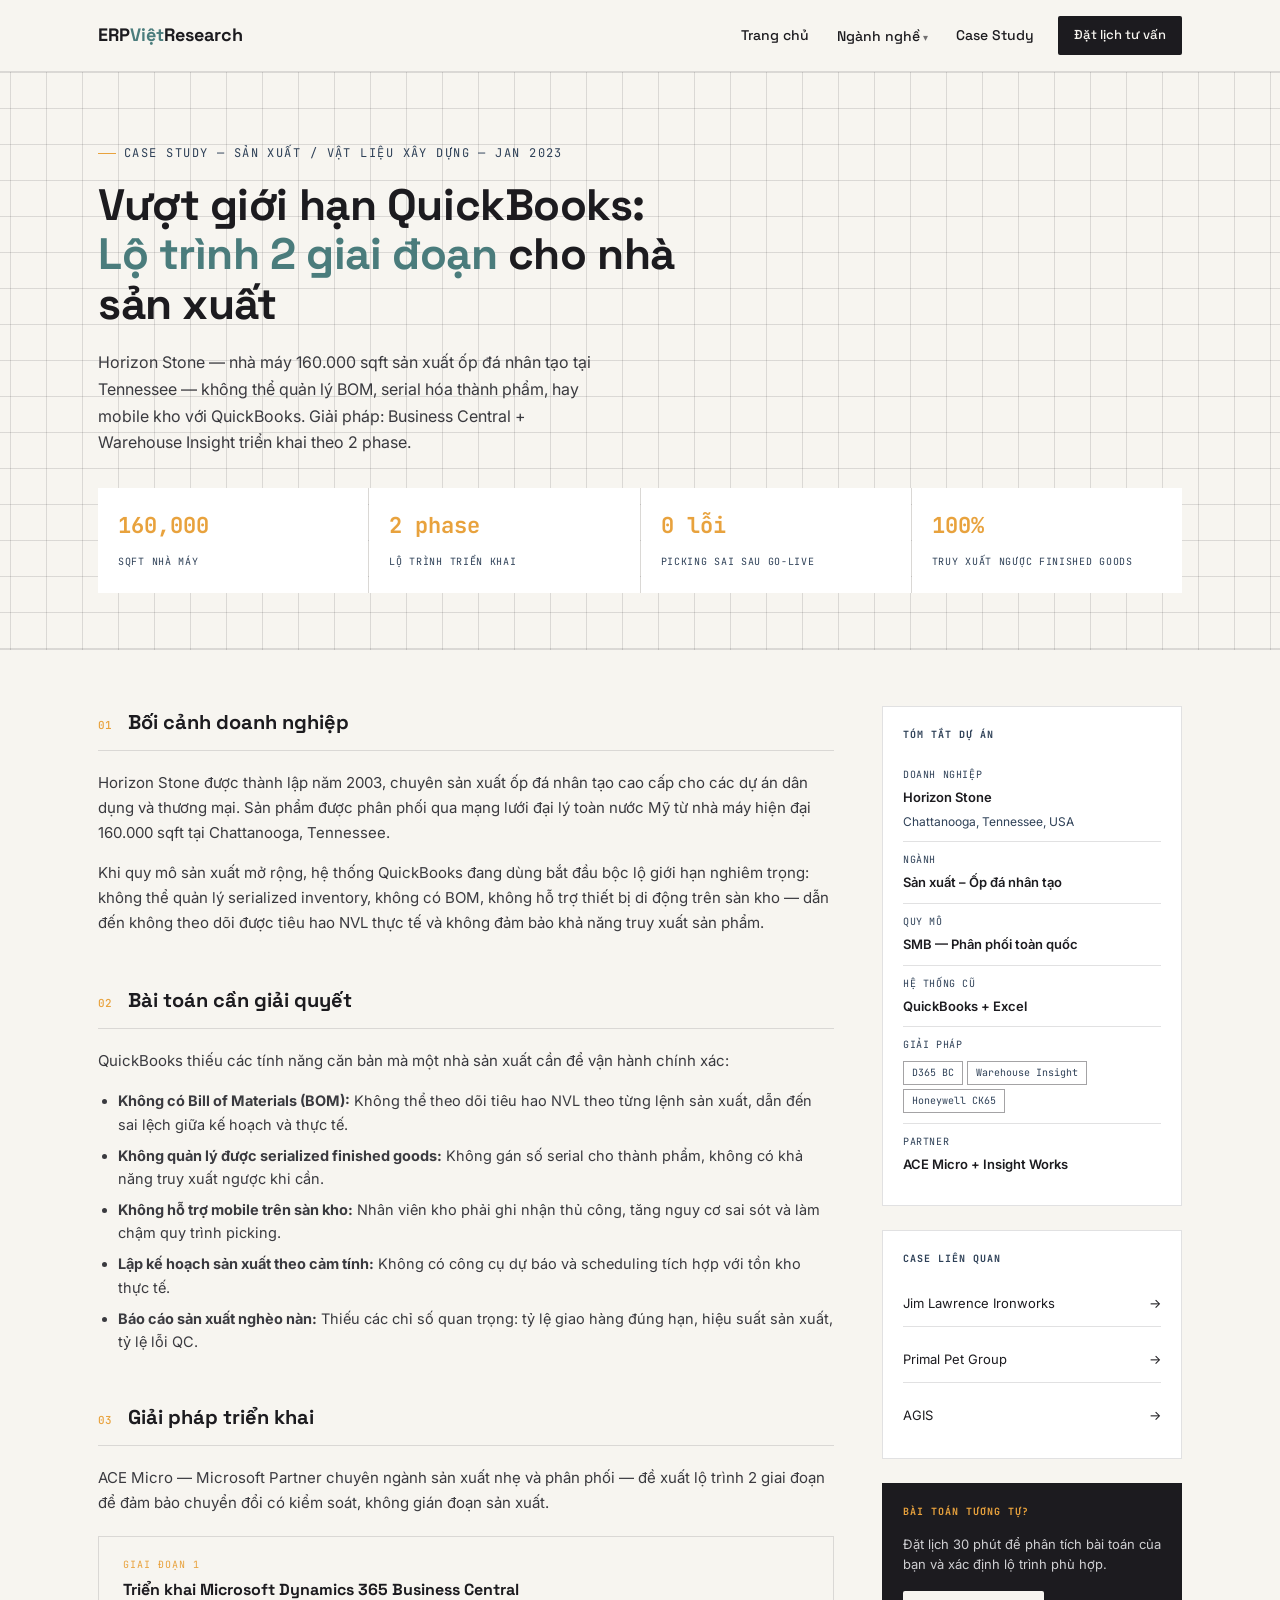
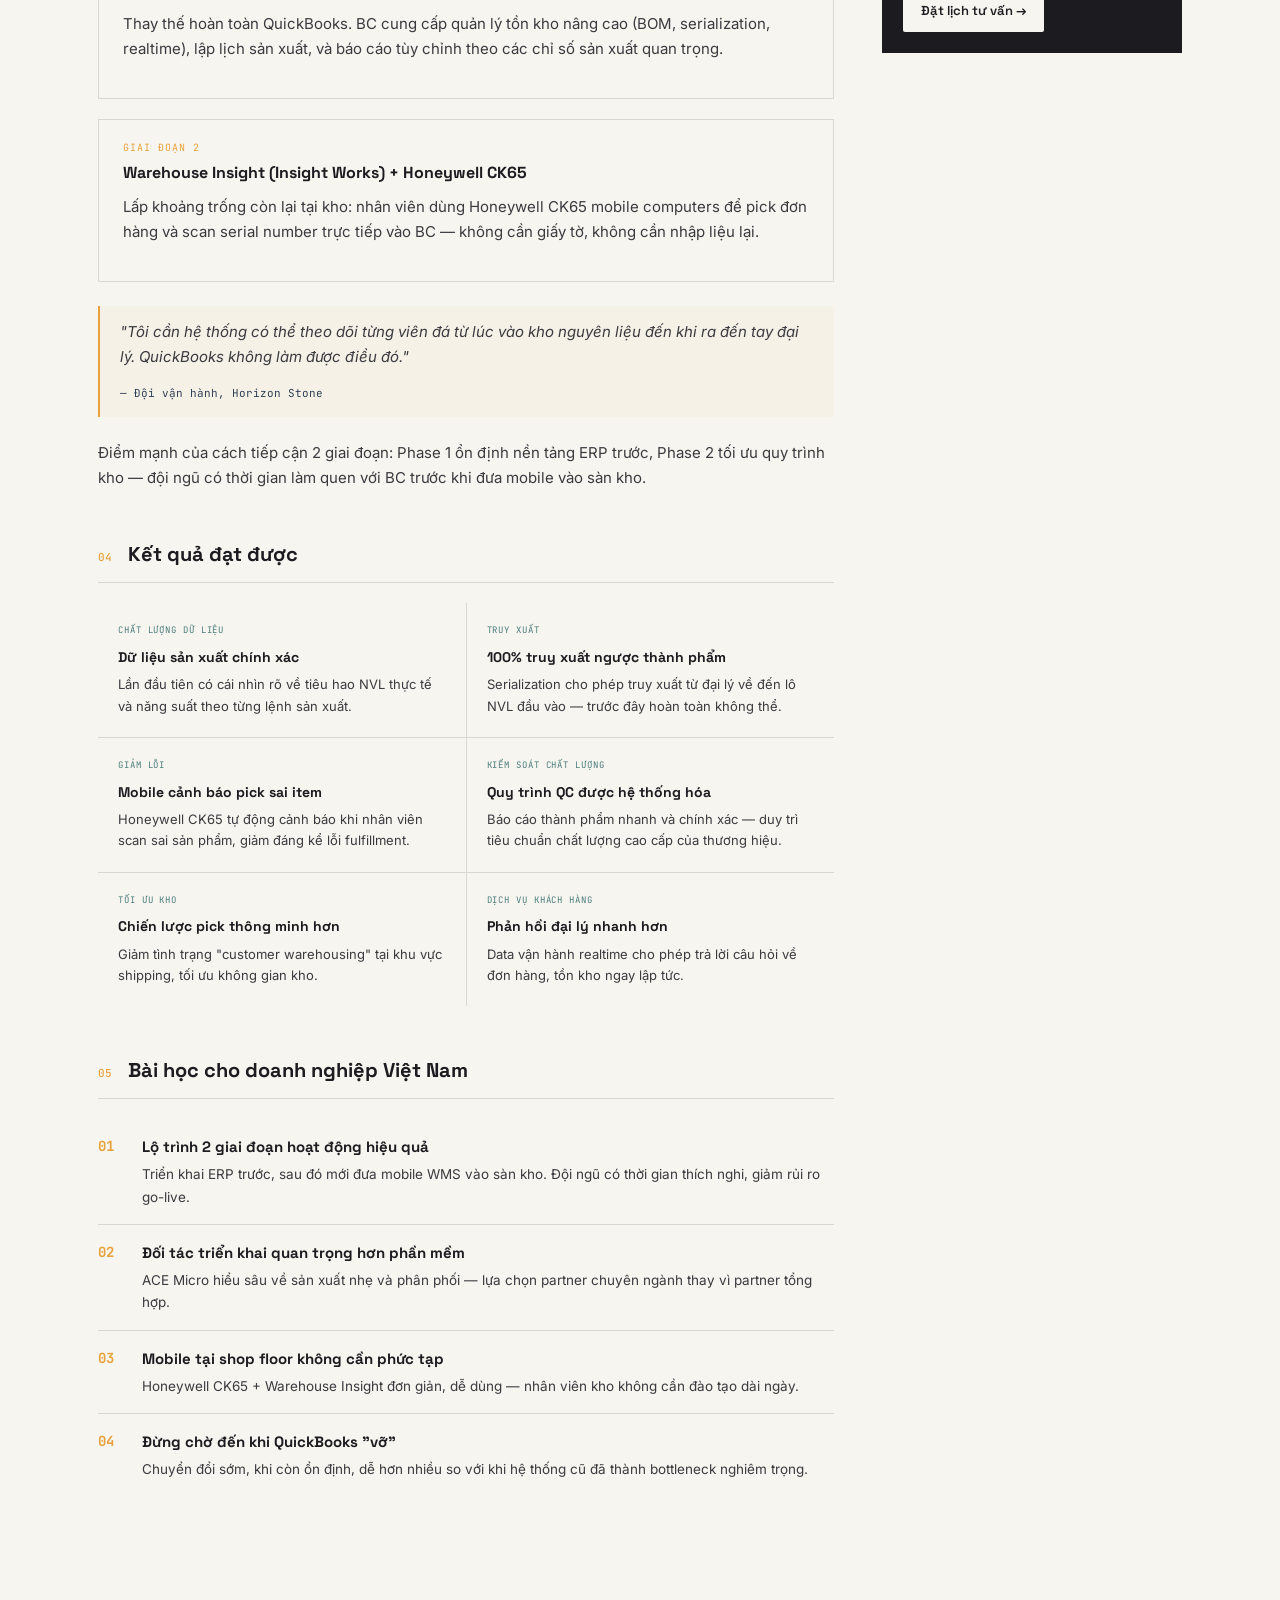
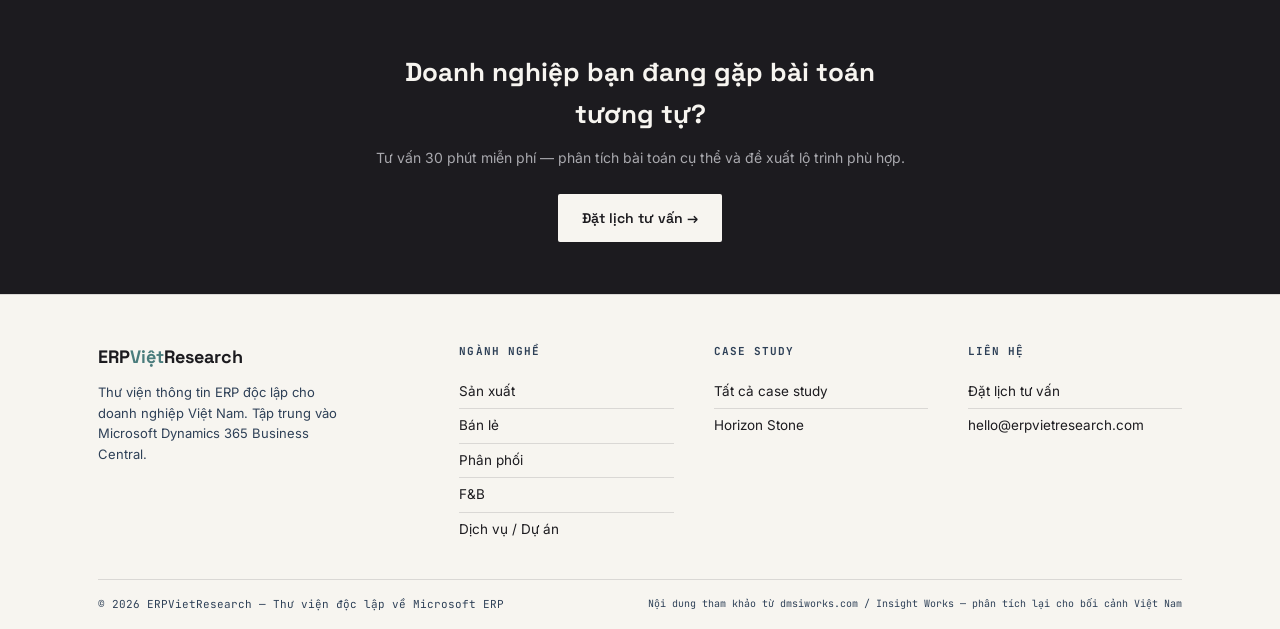
<file: pages/case-studies/horizon-stone.html>
<!DOCTYPE html>
<html lang="vi">
<head>
<meta charset="UTF-8">
<meta name="viewport" content="width=device-width, initial-scale=1">
<title>Case Study: Horizon Stone — Vượt giới hạn QuickBooks | ERPVietResearch</title>
<meta name="description" content="Horizon Stone chuyển từ QuickBooks sang Business Central — quản lý BOM, serialized inventory và mobile WMS cho nhà máy 160.000 sqft.">
<link rel="stylesheet" href="../../assets/css/main.css">
<style>
  .article-layout { display: grid; grid-template-columns: 1fr 300px; gap: 48px; padding: 56px 0; }
  .article section { margin-bottom: 48px; }
  .sec-head { display: flex; align-items: baseline; gap: 16px; margin-bottom: 20px; border-bottom: 1px solid var(--line); padding-bottom: 12px; }
  .sec-num { font-family: 'JetBrains Mono', monospace; font-size: 11px; color: var(--amber); font-weight: 500; }
  .sec-head h2 { font-family: 'Space Grotesk', sans-serif; font-size: 20px; font-weight: 700; }
  .article p { font-size: 15px; color: #3a3a3f; line-height: 1.65; margin-bottom: 16px; }
  .article ul { padding-left: 20px; margin-bottom: 16px; }
  .article ul li { font-size: 14.5px; color: #3a3a3f; line-height: 1.6; margin-bottom: 8px; }
  .module-block { border: 1px solid var(--line); padding: 20px 24px; margin: 20px 0; }
  .mod-label { font-family: 'JetBrains Mono', monospace; font-size: 10px; color: var(--amber); text-transform: uppercase; letter-spacing: 0.1em; margin-bottom: 4px; }
  .mod-name { font-family: 'Space Grotesk', sans-serif; font-weight: 700; font-size: 16px; margin-bottom: 10px; }
  .quote-block { border-left: 2px solid var(--amber); padding: 14px 20px; background: rgba(232,162,61,0.05); margin: 24px 0; font-style: italic; font-size: 14.5px; color: var(--steel); }
  .quote-block cite { display: block; font-style: normal; font-size: 11px; font-family: 'JetBrains Mono', monospace; margin-top: 8px; }
  .results-grid { display: grid; grid-template-columns: 1fr 1fr; gap: 1px; background: var(--line); margin: 20px 0; }
  .result-item { background: var(--paper); padding: 20px; }
  .result-item .r-icon { font-family: 'JetBrains Mono', monospace; font-size: 9px; text-transform: uppercase; letter-spacing: 0.1em; color: var(--teal); margin-bottom: 8px; }
  .result-item h4 { font-family: 'Space Grotesk', sans-serif; font-size: 14px; font-weight: 700; margin-bottom: 6px; }
  .result-item p { font-size: 13px; margin-bottom: 0; }
  .sidebar { position: sticky; top: 80px; display: flex; flex-direction: column; gap: 24px; }
  .sidebar-card { border: 1px solid var(--line); padding: 20px; background: var(--white); }
  .sidebar-card h4 { font-family: 'JetBrains Mono', monospace; font-size: 10px; text-transform: uppercase; letter-spacing: 0.1em; color: var(--steel); margin-bottom: 14px; }
  .sidebar-row { display: flex; flex-direction: column; gap: 4px; padding: 10px 0; border-bottom: 1px solid var(--line); font-size: 13px; }
  .sidebar-row:last-child { border-bottom: none; }
  .sidebar-row .lbl { font-family: 'JetBrains Mono', monospace; font-size: 10px; color: var(--steel); text-transform: uppercase; letter-spacing: 0.06em; }
  .sidebar-row .val { font-weight: 600; }
  .sol-chips { display: flex; flex-wrap: wrap; gap: 4px; margin-top: 4px; }
  .sol-chip { font-family: 'JetBrains Mono', monospace; font-size: 10px; padding: 3px 8px; border: 1px solid var(--line-strong); color: var(--steel); }
  .stat-bar-detail { display: grid; grid-template-columns: repeat(4,1fr); gap: 1px; background: var(--line); margin-top: 32px; }
  .stat-bar-detail-item { background: var(--white); padding: 20px; font-family: 'JetBrains Mono', monospace; }
  .stat-bar-detail-item .num { display: block; font-size: 22px; font-weight: 700; color: var(--amber); margin-bottom: 4px; }
  .stat-bar-detail-item .lbl { font-size: 10px; text-transform: uppercase; letter-spacing: 0.07em; color: var(--steel); }
  .lesson-item { display: flex; gap: 16px; padding: 16px 0; border-bottom: 1px solid var(--line); }
  .lesson-item:last-child { border-bottom: none; }
  .lesson-num { font-family: 'JetBrains Mono', monospace; font-size: 14px; color: var(--amber); font-weight: 700; min-width: 28px; }
  .lesson-item h4 { font-family: 'Space Grotesk', sans-serif; font-size: 15px; font-weight: 700; margin-bottom: 4px; }
  .lesson-item p { font-size: 13.5px; margin-bottom: 0; }
  .related-links { display: flex; flex-direction: column; gap: 10px; }
  .related-link { display: flex; justify-content: space-between; align-items: center; padding: 12px 0; border-bottom: 1px solid var(--line); font-size: 13px; }
  .related-link:last-child { border-bottom: none; }
  @media(max-width:900px) { .article-layout { grid-template-columns: 1fr; } .stat-bar-detail { grid-template-columns: 1fr 1fr; } .results-grid { grid-template-columns: 1fr; } .sidebar { position: static; } }
</style>
</head>
<body>

<div id="site-header"></div>
<script src="../../assets/js/nav.js"></script>

<section class="hero">
  <div class="wrap">
    <div class="eyebrow">Case Study — Sản xuất / Vật liệu xây dựng — Jan 2023</div>
    <h1>Vượt giới hạn QuickBooks:<br><em>Lộ trình 2 giai đoạn</em> cho nhà sản xuất</h1>
    <p class="lede">Horizon Stone — nhà máy 160.000 sqft sản xuất ốp đá nhân tạo tại Tennessee — không thể quản lý BOM, serial hóa thành phẩm, hay mobile kho với QuickBooks. Giải pháp: Business Central + Warehouse Insight triển khai theo 2 phase.</p>
    <div class="stat-bar-detail">
      <div class="stat-bar-detail-item"><span class="num">160,000</span><span class="lbl">sqft nhà máy</span></div>
      <div class="stat-bar-detail-item"><span class="num">2 phase</span><span class="lbl">Lộ trình triển khai</span></div>
      <div class="stat-bar-detail-item"><span class="num">0 lỗi</span><span class="lbl">Picking sai sau go-live</span></div>
      <div class="stat-bar-detail-item"><span class="num">100%</span><span class="lbl">Truy xuất ngược finished goods</span></div>
    </div>
  </div>
</section>

<div class="wrap">
  <div class="article-layout">

    <article class="article">

      <section>
        <div class="sec-head"><span class="sec-num">01</span><h2>Bối cảnh doanh nghiệp</h2></div>
        <p>Horizon Stone được thành lập năm 2003, chuyên sản xuất ốp đá nhân tạo cao cấp cho các dự án dân dụng và thương mại. Sản phẩm được phân phối qua mạng lưới đại lý toàn nước Mỹ từ nhà máy hiện đại 160.000 sqft tại Chattanooga, Tennessee.</p>
        <p>Khi quy mô sản xuất mở rộng, hệ thống QuickBooks đang dùng bắt đầu bộc lộ giới hạn nghiêm trọng: không thể quản lý serialized inventory, không có BOM, không hỗ trợ thiết bị di động trên sàn kho — dẫn đến không theo dõi được tiêu hao NVL thực tế và không đảm bảo khả năng truy xuất sản phẩm.</p>
      </section>

      <section>
        <div class="sec-head"><span class="sec-num">02</span><h2>Bài toán cần giải quyết</h2></div>
        <p>QuickBooks thiếu các tính năng căn bản mà một nhà sản xuất cần để vận hành chính xác:</p>
        <ul>
          <li><b>Không có Bill of Materials (BOM):</b> Không thể theo dõi tiêu hao NVL theo từng lệnh sản xuất, dẫn đến sai lệch giữa kế hoạch và thực tế.</li>
          <li><b>Không quản lý được serialized finished goods:</b> Không gán số serial cho thành phẩm, không có khả năng truy xuất ngược khi cần.</li>
          <li><b>Không hỗ trợ mobile trên sàn kho:</b> Nhân viên kho phải ghi nhận thủ công, tăng nguy cơ sai sót và làm chậm quy trình picking.</li>
          <li><b>Lập kế hoạch sản xuất theo cảm tính:</b> Không có công cụ dự báo và scheduling tích hợp với tồn kho thực tế.</li>
          <li><b>Báo cáo sản xuất nghèo nàn:</b> Thiếu các chỉ số quan trọng: tỷ lệ giao hàng đúng hạn, hiệu suất sản xuất, tỷ lệ lỗi QC.</li>
        </ul>
      </section>

      <section>
        <div class="sec-head"><span class="sec-num">03</span><h2>Giải pháp triển khai</h2></div>
        <p>ACE Micro — Microsoft Partner chuyên ngành sản xuất nhẹ và phân phối — đề xuất lộ trình 2 giai đoạn để đảm bảo chuyển đổi có kiểm soát, không gián đoạn sản xuất.</p>
        <div class="module-block">
          <div class="mod-label">Giai đoạn 1</div>
          <div class="mod-name">Triển khai Microsoft Dynamics 365 Business Central</div>
          <p>Thay thế hoàn toàn QuickBooks. BC cung cấp quản lý tồn kho nâng cao (BOM, serialization, realtime), lập lịch sản xuất, và báo cáo tùy chỉnh theo các chỉ số sản xuất quan trọng.</p>
        </div>
        <div class="module-block">
          <div class="mod-label">Giai đoạn 2</div>
          <div class="mod-name">Warehouse Insight (Insight Works) + Honeywell CK65</div>
          <p>Lấp khoảng trống còn lại tại kho: nhân viên dùng Honeywell CK65 mobile computers để pick đơn hàng và scan serial number trực tiếp vào BC — không cần giấy tờ, không cần nhập liệu lại.</p>
        </div>
        <div class="quote-block">
          <p>"Tôi cần hệ thống có thể theo dõi từng viên đá từ lúc vào kho nguyên liệu đến khi ra đến tay đại lý. QuickBooks không làm được điều đó."</p>
          <cite>— Đội vận hành, Horizon Stone</cite>
        </div>
        <p>Điểm mạnh của cách tiếp cận 2 giai đoạn: Phase 1 ổn định nền tảng ERP trước, Phase 2 tối ưu quy trình kho — đội ngũ có thời gian làm quen với BC trước khi đưa mobile vào sàn kho.</p>
      </section>

      <section>
        <div class="sec-head"><span class="sec-num">04</span><h2>Kết quả đạt được</h2></div>
        <div class="results-grid">
          <div class="result-item">
            <div class="r-icon">Chất lượng dữ liệu</div>
            <h4>Dữ liệu sản xuất chính xác</h4>
            <p>Lần đầu tiên có cái nhìn rõ về tiêu hao NVL thực tế và năng suất theo từng lệnh sản xuất.</p>
          </div>
          <div class="result-item">
            <div class="r-icon">Truy xuất</div>
            <h4>100% truy xuất ngược thành phẩm</h4>
            <p>Serialization cho phép truy xuất từ đại lý về đến lô NVL đầu vào — trước đây hoàn toàn không thể.</p>
          </div>
          <div class="result-item">
            <div class="r-icon">Giảm lỗi</div>
            <h4>Mobile cảnh báo pick sai item</h4>
            <p>Honeywell CK65 tự động cảnh báo khi nhân viên scan sai sản phẩm, giảm đáng kể lỗi fulfillment.</p>
          </div>
          <div class="result-item">
            <div class="r-icon">Kiểm soát chất lượng</div>
            <h4>Quy trình QC được hệ thống hóa</h4>
            <p>Báo cáo thành phẩm nhanh và chính xác — duy trì tiêu chuẩn chất lượng cao cấp của thương hiệu.</p>
          </div>
          <div class="result-item">
            <div class="r-icon">Tối ưu kho</div>
            <h4>Chiến lược pick thông minh hơn</h4>
            <p>Giảm tình trạng "customer warehousing" tại khu vực shipping, tối ưu không gian kho.</p>
          </div>
          <div class="result-item">
            <div class="r-icon">Dịch vụ khách hàng</div>
            <h4>Phản hồi đại lý nhanh hơn</h4>
            <p>Data vận hành realtime cho phép trả lời câu hỏi về đơn hàng, tồn kho ngay lập tức.</p>
          </div>
        </div>
      </section>

      <section>
        <div class="sec-head"><span class="sec-num">05</span><h2>Bài học cho doanh nghiệp Việt Nam</h2></div>
        <div class="lesson-item"><div class="lesson-num">01</div><div><h4>Lộ trình 2 giai đoạn hoạt động hiệu quả</h4><p>Triển khai ERP trước, sau đó mới đưa mobile WMS vào sàn kho. Đội ngũ có thời gian thích nghi, giảm rủi ro go-live.</p></div></div>
        <div class="lesson-item"><div class="lesson-num">02</div><div><h4>Đối tác triển khai quan trọng hơn phần mềm</h4><p>ACE Micro hiểu sâu về sản xuất nhẹ và phân phối — lựa chọn partner chuyên ngành thay vì partner tổng hợp.</p></div></div>
        <div class="lesson-item"><div class="lesson-num">03</div><div><h4>Mobile tại shop floor không cần phức tạp</h4><p>Honeywell CK65 + Warehouse Insight đơn giản, dễ dùng — nhân viên kho không cần đào tạo dài ngày.</p></div></div>
        <div class="lesson-item"><div class="lesson-num">04</div><div><h4>Đừng chờ đến khi QuickBooks "vỡ"</h4><p>Chuyển đổi sớm, khi còn ổn định, dễ hơn nhiều so với khi hệ thống cũ đã thành bottleneck nghiêm trọng.</p></div></div>
      </section>

    </article>

    <aside class="sidebar">
      <div class="sidebar-card">
        <h4>Tóm tắt dự án</h4>
        <div class="sidebar-row"><span class="lbl">Doanh nghiệp</span><span class="val">Horizon Stone</span><span style="font-size:12px;color:var(--steel);">Chattanooga, Tennessee, USA</span></div>
        <div class="sidebar-row"><span class="lbl">Ngành</span><span class="val">Sản xuất – Ốp đá nhân tạo</span></div>
        <div class="sidebar-row"><span class="lbl">Quy mô</span><span class="val">SMB — Phân phối toàn quốc</span></div>
        <div class="sidebar-row"><span class="lbl">Hệ thống cũ</span><span class="val">QuickBooks + Excel</span></div>
        <div class="sidebar-row"><span class="lbl">Giải pháp</span><div class="sol-chips"><span class="sol-chip">D365 BC</span><span class="sol-chip">Warehouse Insight</span><span class="sol-chip">Honeywell CK65</span></div></div>
        <div class="sidebar-row"><span class="lbl">Partner</span><span class="val">ACE Micro + Insight Works</span></div>
      </div>
      <div class="sidebar-card">
        <h4>Case liên quan</h4>
        <div class="related-links">
          <a class="related-link" href="index.html">Jim Lawrence Ironworks <span>→</span></a>
          <a class="related-link" href="index.html">Primal Pet Group <span>→</span></a>
          <a class="related-link" href="index.html">AGIS <span>→</span></a>
        </div>
      </div>
      <div class="sidebar-card" style="background:var(--ink);color:var(--paper);">
        <h4 style="color:var(--amber);">Bài toán tương tự?</h4>
        <p style="font-size:13px;color:#cfcfd2;margin-bottom:16px;">Đặt lịch 30 phút để phân tích bài toán của bạn và xác định lộ trình phù hợp.</p>
        <a class="btn btn-paper btn-sm" href="../dat-lich-tu-van.html">Đặt lịch tư vấn →</a>
      </div>
    </aside>
  </div>
</div>

<div class="cta-strip">
  <div class="wrap">
    <h2>Doanh nghiệp bạn đang gặp bài toán tương tự?</h2>
    <p>Tư vấn 30 phút miễn phí — phân tích bài toán cụ thể và đề xuất lộ trình phù hợp.</p>
    <a class="btn btn-paper" href="../dat-lich-tu-van.html">Đặt lịch tư vấn →</a>
  </div>
</div>

<div id="site-footer"></div>
</body>
</html>
</file>
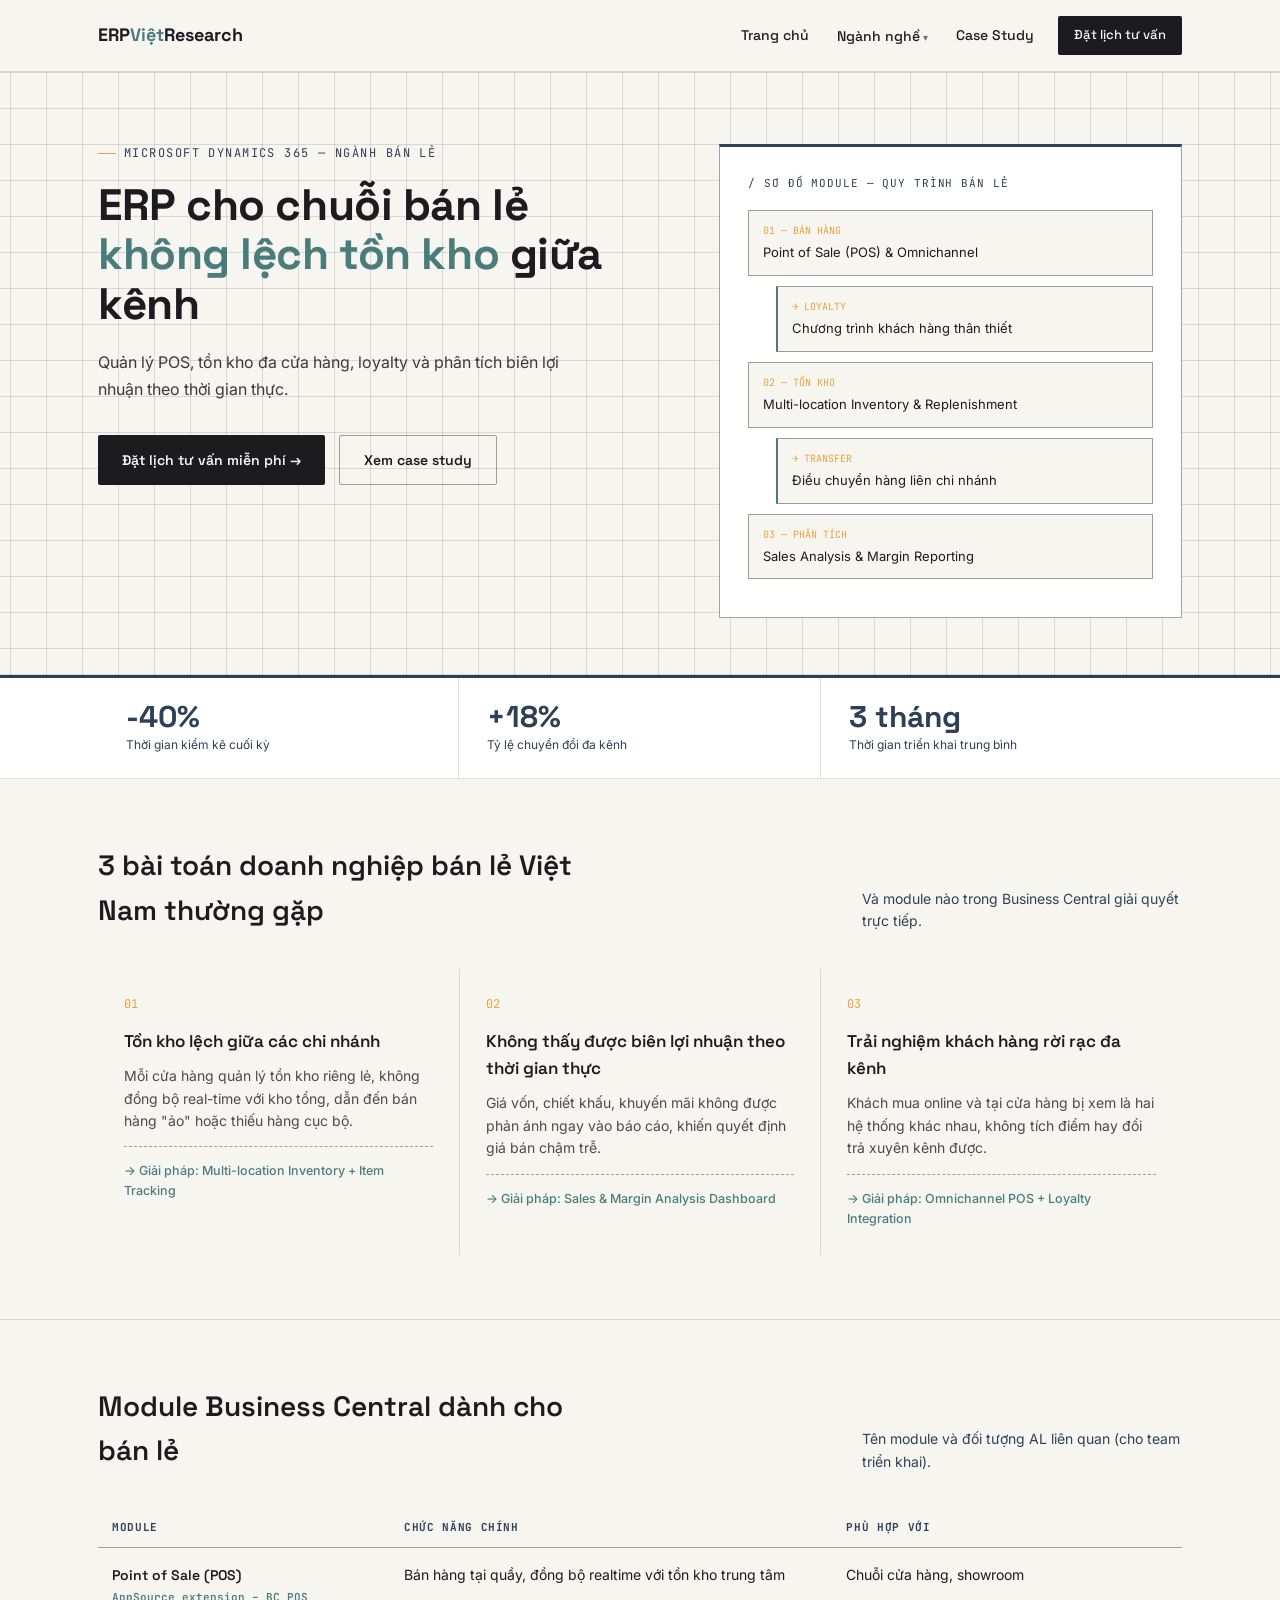
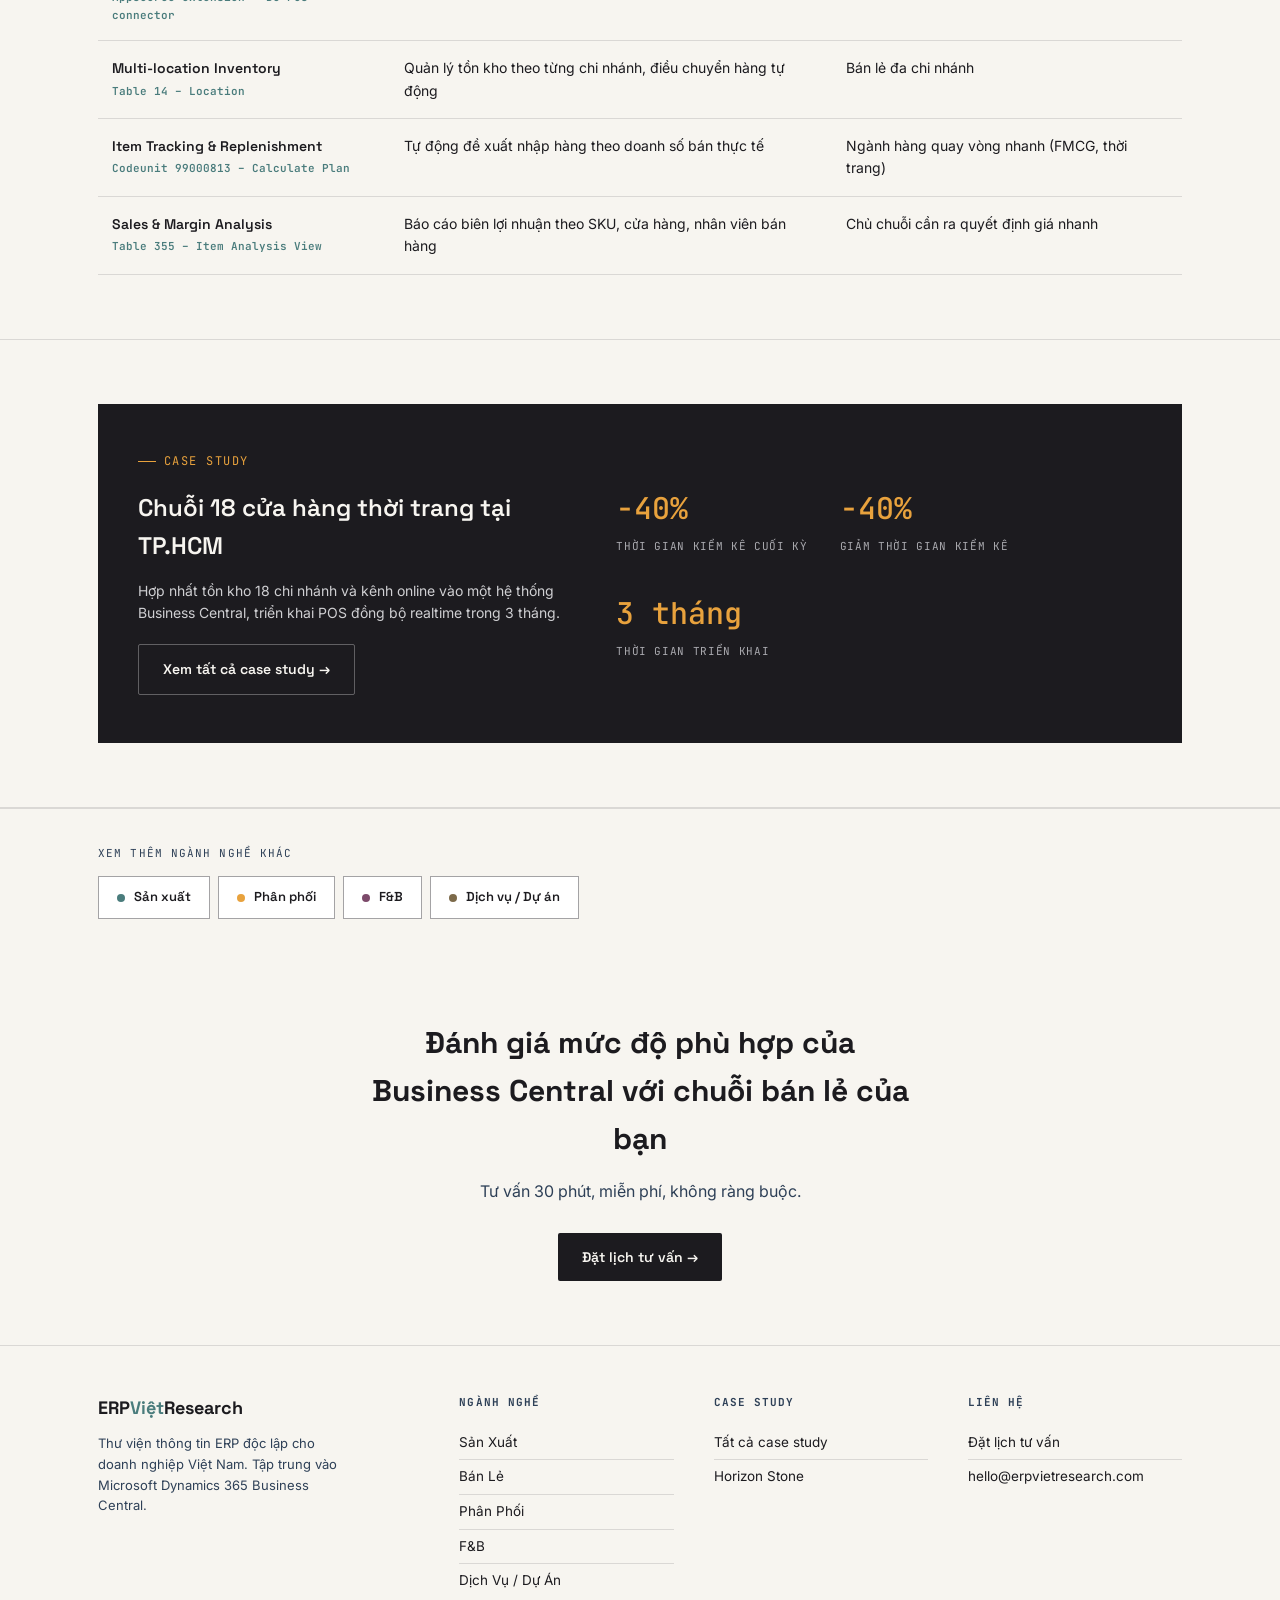
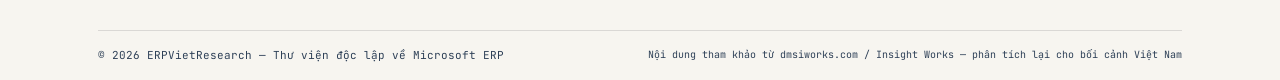
<file: pages/nganh/ban-le.html>
<!DOCTYPE html>
<html lang="vi">
<head>
<meta charset="UTF-8">
<meta name="viewport" content="width=device-width, initial-scale=1">
<title>Business Central cho Ngành Bán Lẻ | ERPVietResearch</title>
<meta name="description" content="Phân tích module Business Central cho chuỗi bán lẻ — POS, tồn kho đa chi nhánh, loyalty, omnichannel. Case study và lộ trình triển khai.">
<link rel="stylesheet" href="../../assets/css/main.css">
<meta name="industry-id" content="ban-le">
<style>:root { --ind-color: #2E4057; }</style>
</head>
<body>

<div id="site-header"></div>
<script src="../../assets/js/nav.js"></script>
<script src="../../assets/js/cms.js"></script>
<script src="../../assets/js/industry-render.js"></script>

<section class="hero">
  <div class="wrap hero-grid">
    <div>
      <div class="eyebrow">Microsoft Dynamics 365 — Ngành Bán Lẻ</div>
      <h1 id="ind-hero-h1">ERP cho chuỗi bán lẻ <em>không lệch tồn kho</em> giữa cửa hàng và kho tổng</h1>
      <p class="lede" id="ind-hero-lede">Business Central kết nối POS, tồn kho đa chi nhánh, và đơn hàng omnichannel trong một hệ thống — thay vì mỗi cửa hàng một sổ sách riêng, cuối ngày mới đối soát thủ công.</p>
      <div class="cta-row">
        <a class="btn btn-primary" href="../dat-lich-tu-van.html">Đặt lịch tư vấn miễn phí →</a>
        <a class="btn btn-secondary" href="#case-study">Xem case study</a>
      </div>
    </div>
    <div class="diagram">
      <div class="diagram-title">/ Sơ đồ module — Quy trình bán lẻ</div>
      <div class="factory-node"><span class="tag">01 — BÁN HÀNG</span>Point of Sale (POS) &amp; Omnichannel</div>
      <div class="factory-node lvl2"><span class="tag">→ LOYALTY</span>Chương trình khách hàng thân thiết</div>
      <div class="factory-node"><span class="tag">02 — TỒN KHO</span>Multi-location Inventory &amp; Replenishment</div>
      <div class="factory-node lvl2"><span class="tag">→ TRANSFER</span>Điều chuyển hàng liên chi nhánh</div>
      <div class="factory-node"><span class="tag">03 — PHÂN TÍCH</span>Sales Analysis &amp; Margin Reporting</div>
    </div>
  </div>
</section>

<div class="ind-stat-bar" id="ind-stat-bar">
  <div class="wrap">
    <div class="ind-stat-item"><b>-40%</b><span>Thời gian kiểm kê cuối kỳ</span></div>
    <div class="ind-stat-item"><b>+18%</b><span>Tỷ lệ chuyển đổi đa kênh</span></div>
    <div class="ind-stat-item"><b>3 tháng</b><span>Thời gian triển khai trung bình</span></div>
  </div>
</div>

<section class="section">
  <div class="wrap">
    <div class="section-head">
      <h2>3 bài toán doanh nghiệp bán lẻ Việt Nam thường gặp</h2>
      <p>Và module nào trong Business Central giải quyết trực tiếp.</p>
    </div>
    <div class="pain-grid" id="ind-pain-grid">
      <div class="pain-card">
        <span class="num">01</span>
        <h3>Tồn kho lệch giữa các chi nhánh</h3>
        <p>Mỗi cửa hàng quản lý tồn kho riêng lẻ, không đồng bộ real-time với kho tổng, dẫn đến bán hàng "ảo" hoặc thiếu hàng cục bộ.</p>
        <div class="fix">→ Giải pháp: Multi-location Inventory + Item Tracking</div>
      </div>
      <div class="pain-card">
        <span class="num">02</span>
        <h3>Không thấy được biên lợi nhuận theo thời gian thực</h3>
        <p>Giá vốn, chiết khấu, khuyến mãi không được phản ánh ngay vào báo cáo, khiến quyết định giá bán chậm trễ.</p>
        <div class="fix">→ Giải pháp: Sales &amp; Margin Analysis Dashboard</div>
      </div>
      <div class="pain-card">
        <span class="num">03</span>
        <h3>Trải nghiệm khách hàng rời rạc đa kênh</h3>
        <p>Khách mua online và tại cửa hàng bị xem là hai hệ thống khác nhau, không tích điểm hay đổi trả xuyên kênh được.</p>
        <div class="fix">→ Giải pháp: Omnichannel POS + Loyalty Integration</div>
      </div>
    </div>
  </div>
</section>

<section class="section">
  <div class="wrap">
    <div class="section-head">
      <h2>Module Business Central dành cho bán lẻ</h2>
      <p>Tên module và đối tượng AL liên quan (cho team triển khai).</p>
    </div>
    <table class="module-table" id="ind-module-table">
      <thead>
        <tr><th>Module</th><th>Chức năng chính</th><th>Phù hợp với</th></tr>
      </thead>
      <tbody>
        <tr>
          <td class="mod-name">Point of Sale (POS)<span class="al">AppSource extension – BC POS connector</span></td>
          <td>Bán hàng tại quầy, đồng bộ realtime với tồn kho trung tâm</td>
          <td>Chuỗi cửa hàng, showroom</td>
        </tr>
        <tr>
          <td class="mod-name">Multi-location Inventory<span class="al">Table 14 – Location</span></td>
          <td>Quản lý tồn kho theo từng chi nhánh, điều chuyển hàng tự động</td>
          <td>Bán lẻ đa chi nhánh</td>
        </tr>
        <tr>
          <td class="mod-name">Item Tracking &amp; Replenishment<span class="al">Codeunit 99000813 – Calculate Plan</span></td>
          <td>Tự động đề xuất nhập hàng theo doanh số bán thực tế</td>
          <td>Ngành hàng quay vòng nhanh (FMCG, thời trang)</td>
        </tr>
        <tr>
          <td class="mod-name">Sales &amp; Margin Analysis<span class="al">Table 355 – Item Analysis View</span></td>
          <td>Báo cáo biên lợi nhuận theo SKU, cửa hàng, nhân viên bán hàng</td>
          <td>Chủ chuỗi cần ra quyết định giá nhanh</td>
        </tr>
      </tbody>
    </table>
  </div>
</section>

<section class="section" id="case-study">
  <div class="wrap">
    <div id="ind-case" class="case">
      <div>
        <div class="eyebrow eyebrow--light">Case Study</div>
        <h3>Chuỗi 18 cửa hàng thời trang tại TP.HCM</h3>
        <p>Hợp nhất tồn kho 18 chi nhánh và kênh online vào một hệ thống Business Central, triển khai POS đồng bộ realtime trong 3 tháng.</p>
        <a class="btn btn-outline-light" href="../case-studies/index.html">Xem tất cả case study →</a>
      </div>
      <div class="stat-row">
        <div class="stat"><b>-40%</b><span>Thời gian kiểm kê cuối kỳ</span></div>
        <div class="stat"><b>+18%</b><span>Tỷ lệ chuyển đổi đa kênh</span></div>
        <div class="stat"><b>3 tháng</b><span>Thời gian triển khai</span></div>
      </div>
    </div>
  </div>
</section>

<div class="related-section">
  <div class="wrap">
    <div class="related-section-label">Xem thêm ngành nghề khác</div>
    <div class="related-grid">
      <a href="san-xuat.html" class="related-chip"><span class="dot" style="background:#4A7C7C"></span>Sản xuất</a>
      <a href="phan-phoi.html" class="related-chip"><span class="dot" style="background:#E8A23D"></span>Phân phối</a>
      <a href="fb.html" class="related-chip"><span class="dot" style="background:#7C4A6A"></span>F&amp;B</a>
      <a href="dich-vu-du-an.html" class="related-chip"><span class="dot" style="background:#7C6A4A"></span>Dịch vụ / Dự án</a>
    </div>
  </div>
</div>

<section class="final-cta">
  <div class="wrap">
    <h2>Đánh giá mức độ phù hợp của Business Central với chuỗi bán lẻ của bạn</h2>
    <p>Tư vấn 30 phút, miễn phí, không ràng buộc.</p>
    <a class="btn btn-primary" href="../dat-lich-tu-van.html">Đặt lịch tư vấn →</a>
  </div>
</section>

<div id="site-footer"></div>

</body>
</html>
</file>
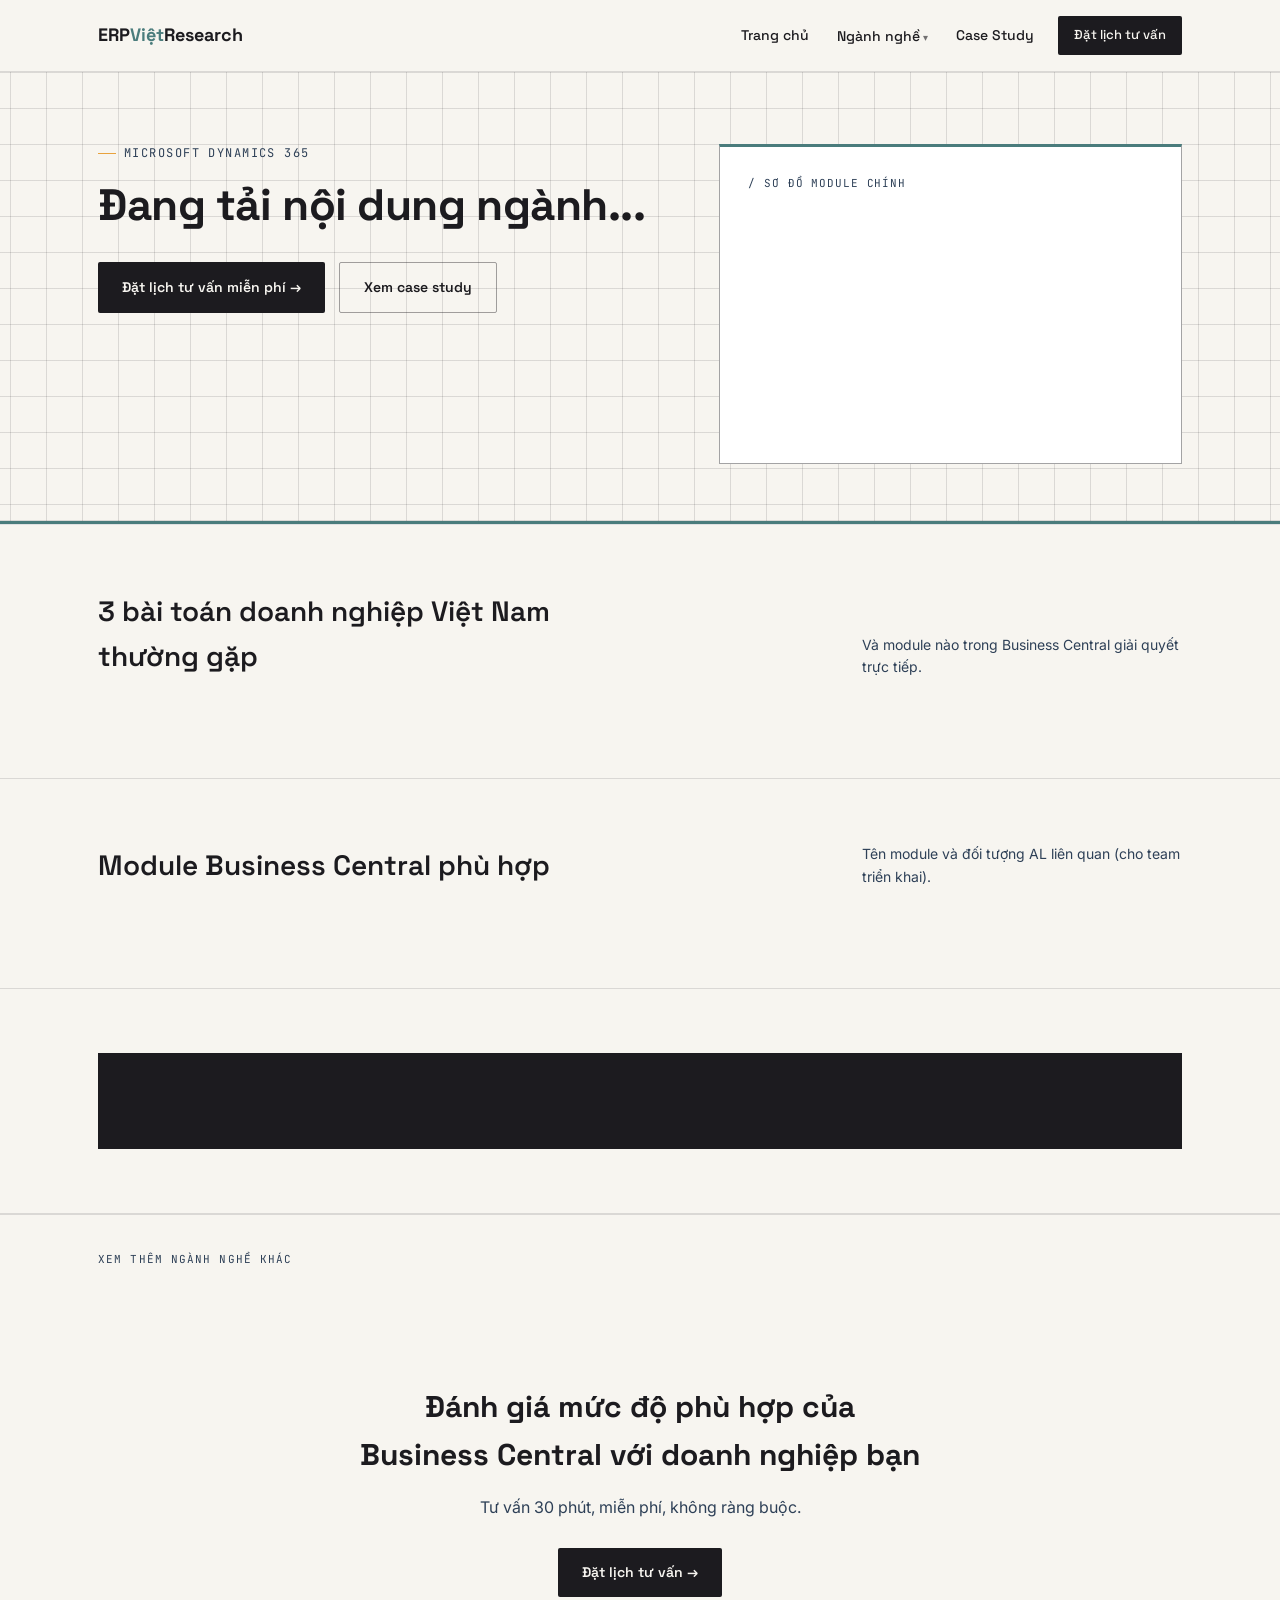
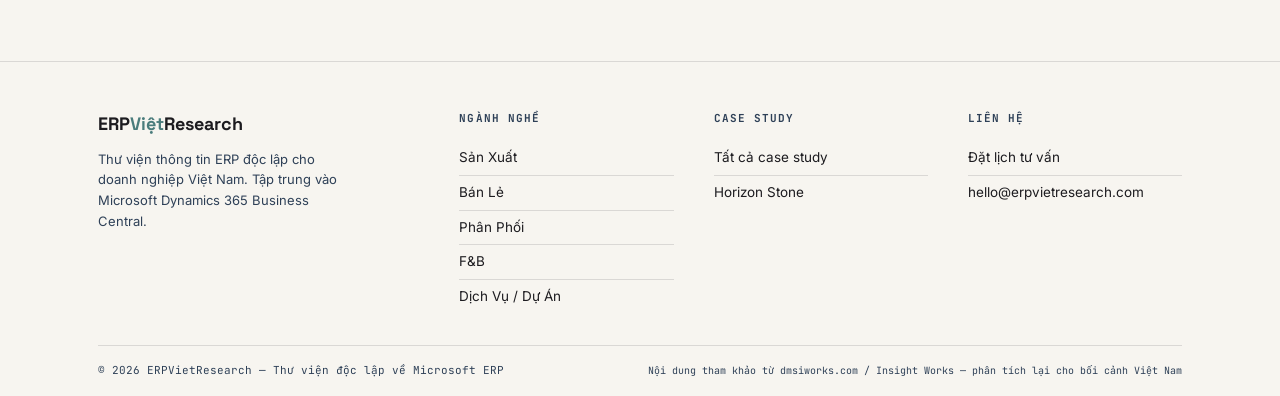
<file: pages/nganh/chi-tiet.html>
<!DOCTYPE html>
<html lang="vi">
<head>
<meta charset="UTF-8">
<meta name="viewport" content="width=device-width, initial-scale=1">
<title>Ngành nghề | ERPVietResearch</title>
<meta name="description" content="Phân tích module Microsoft Dynamics 365 Business Central theo ngành — bài toán thực tế, module phù hợp và case study.">
<link rel="stylesheet" href="../../assets/css/main.css">
<!-- Trang template: nội dung load theo ?id=<ma-nganh> từ Google Sheets CMS -->
</head>
<body>

<div id="site-header"></div>
<script src="../../assets/js/nav.js"></script>
<script src="../../assets/js/cms.js"></script>
<script src="../../assets/js/industry-render.js"></script>

<section class="hero">
  <div class="wrap hero-grid">
    <div>
      <div class="eyebrow" id="ind-eyebrow">Microsoft Dynamics 365</div>
      <h1 id="ind-hero-h1">Đang tải nội dung ngành...</h1>
      <p class="lede" id="ind-hero-lede"></p>
      <div class="cta-row">
        <a class="btn btn-primary" href="../dat-lich-tu-van.html">Đặt lịch tư vấn miễn phí →</a>
        <a class="btn btn-secondary" href="#case-study">Xem case study</a>
      </div>
    </div>
    <div class="diagram">
      <div class="diagram-title">/ Sơ đồ module chính</div>
      <div id="ind-diagram-nodes"></div>
    </div>
  </div>
</section>

<div class="ind-stat-bar" id="ind-stat-bar"></div>

<section class="section">
  <div class="wrap">
    <div class="section-head">
      <h2>3 bài toán doanh nghiệp Việt Nam thường gặp</h2>
      <p>Và module nào trong Business Central giải quyết trực tiếp.</p>
    </div>
    <div class="pain-grid" id="ind-pain-grid"></div>
  </div>
</section>

<section class="section">
  <div class="wrap">
    <div class="section-head">
      <h2>Module Business Central phù hợp</h2>
      <p>Tên module và đối tượng AL liên quan (cho team triển khai).</p>
    </div>
    <table class="module-table" id="ind-module-table"></table>
  </div>
</section>

<section class="section" id="case-study">
  <div class="wrap">
    <div id="ind-case" class="case"></div>
  </div>
</section>

<div class="related-section">
  <div class="wrap">
    <div class="related-section-label">Xem thêm ngành nghề khác</div>
    <div class="related-grid" id="ind-related"></div>
  </div>
</div>

<section class="final-cta">
  <div class="wrap">
    <h2>Đánh giá mức độ phù hợp của Business Central với doanh nghiệp bạn</h2>
    <p>Tư vấn 30 phút, miễn phí, không ràng buộc.</p>
    <a class="btn btn-primary" href="../dat-lich-tu-van.html">Đặt lịch tư vấn →</a>
  </div>
</section>

<div id="site-footer"></div>

<script>
// Bấm chip sang ngành khác chỉ đổi hash → phải reload để render lại
window.addEventListener('hashchange', function () { location.reload(); });
</script>

</body>
</html>
</file>
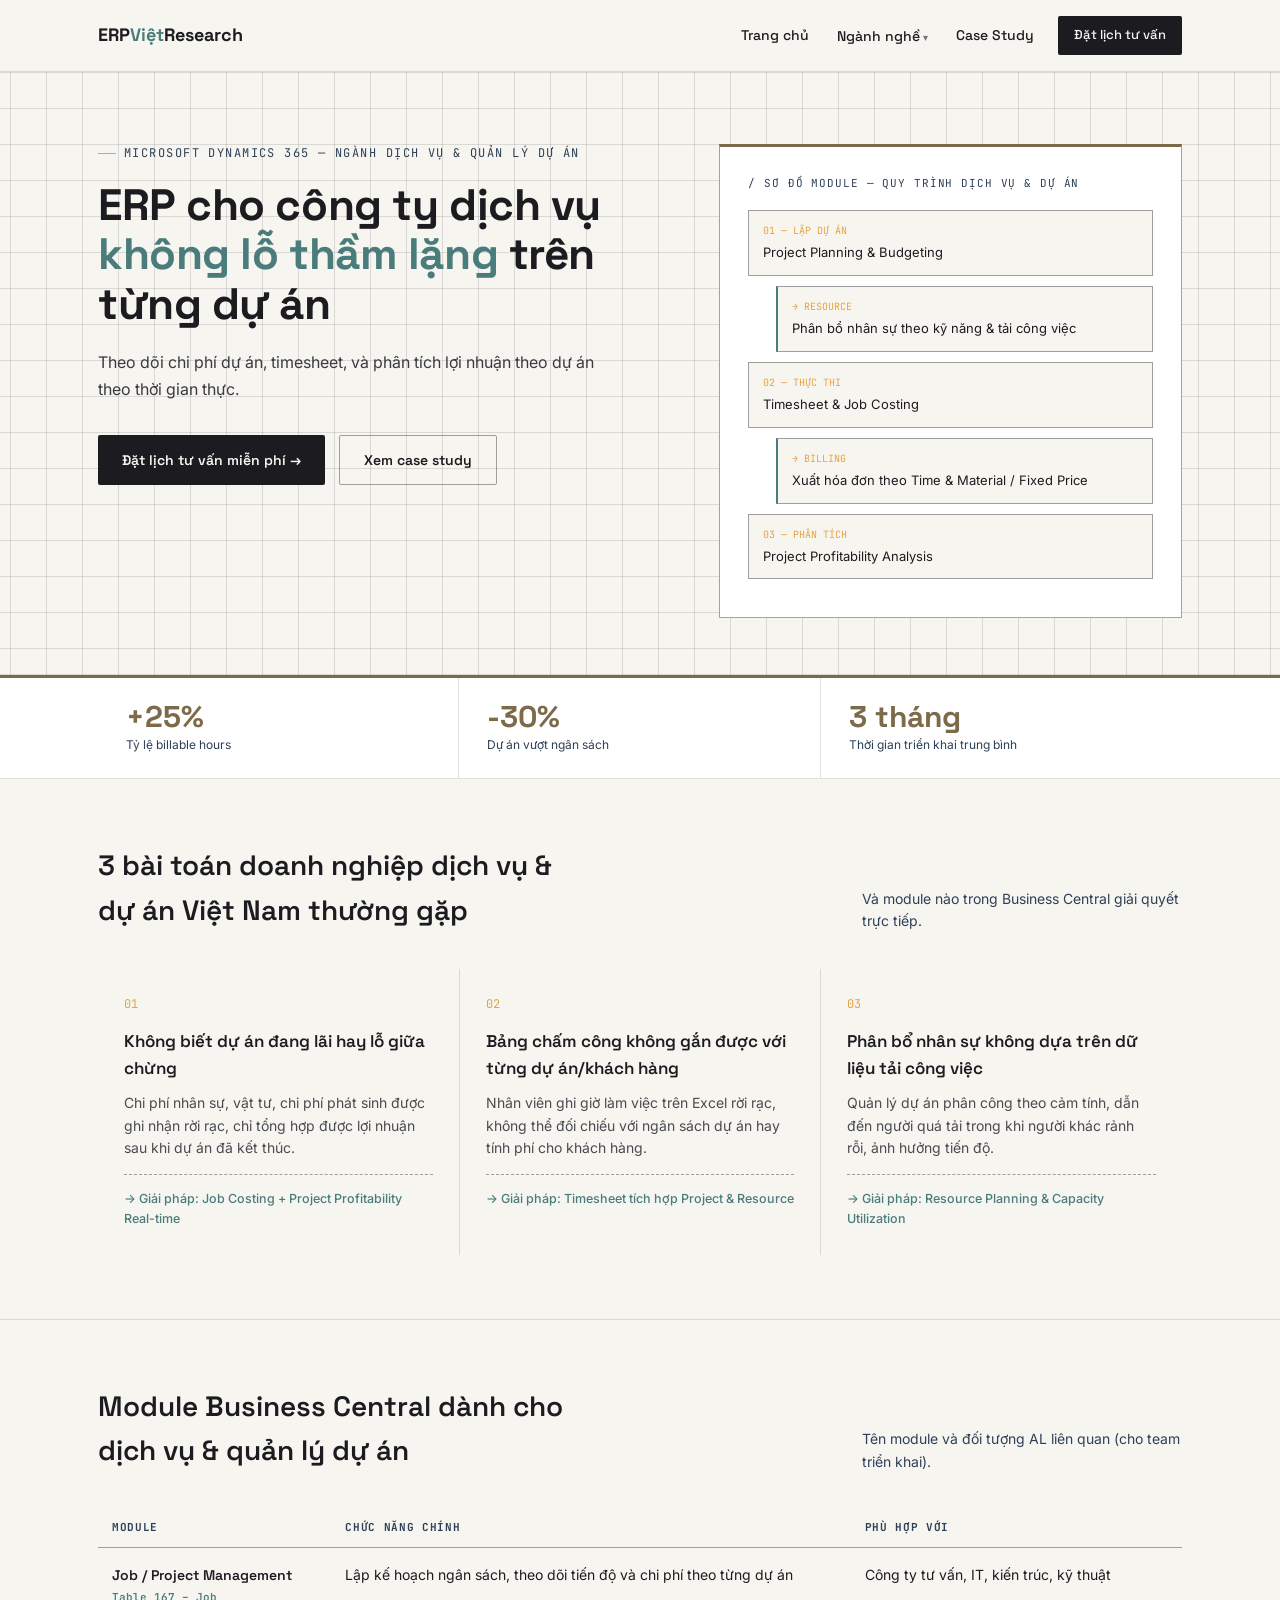
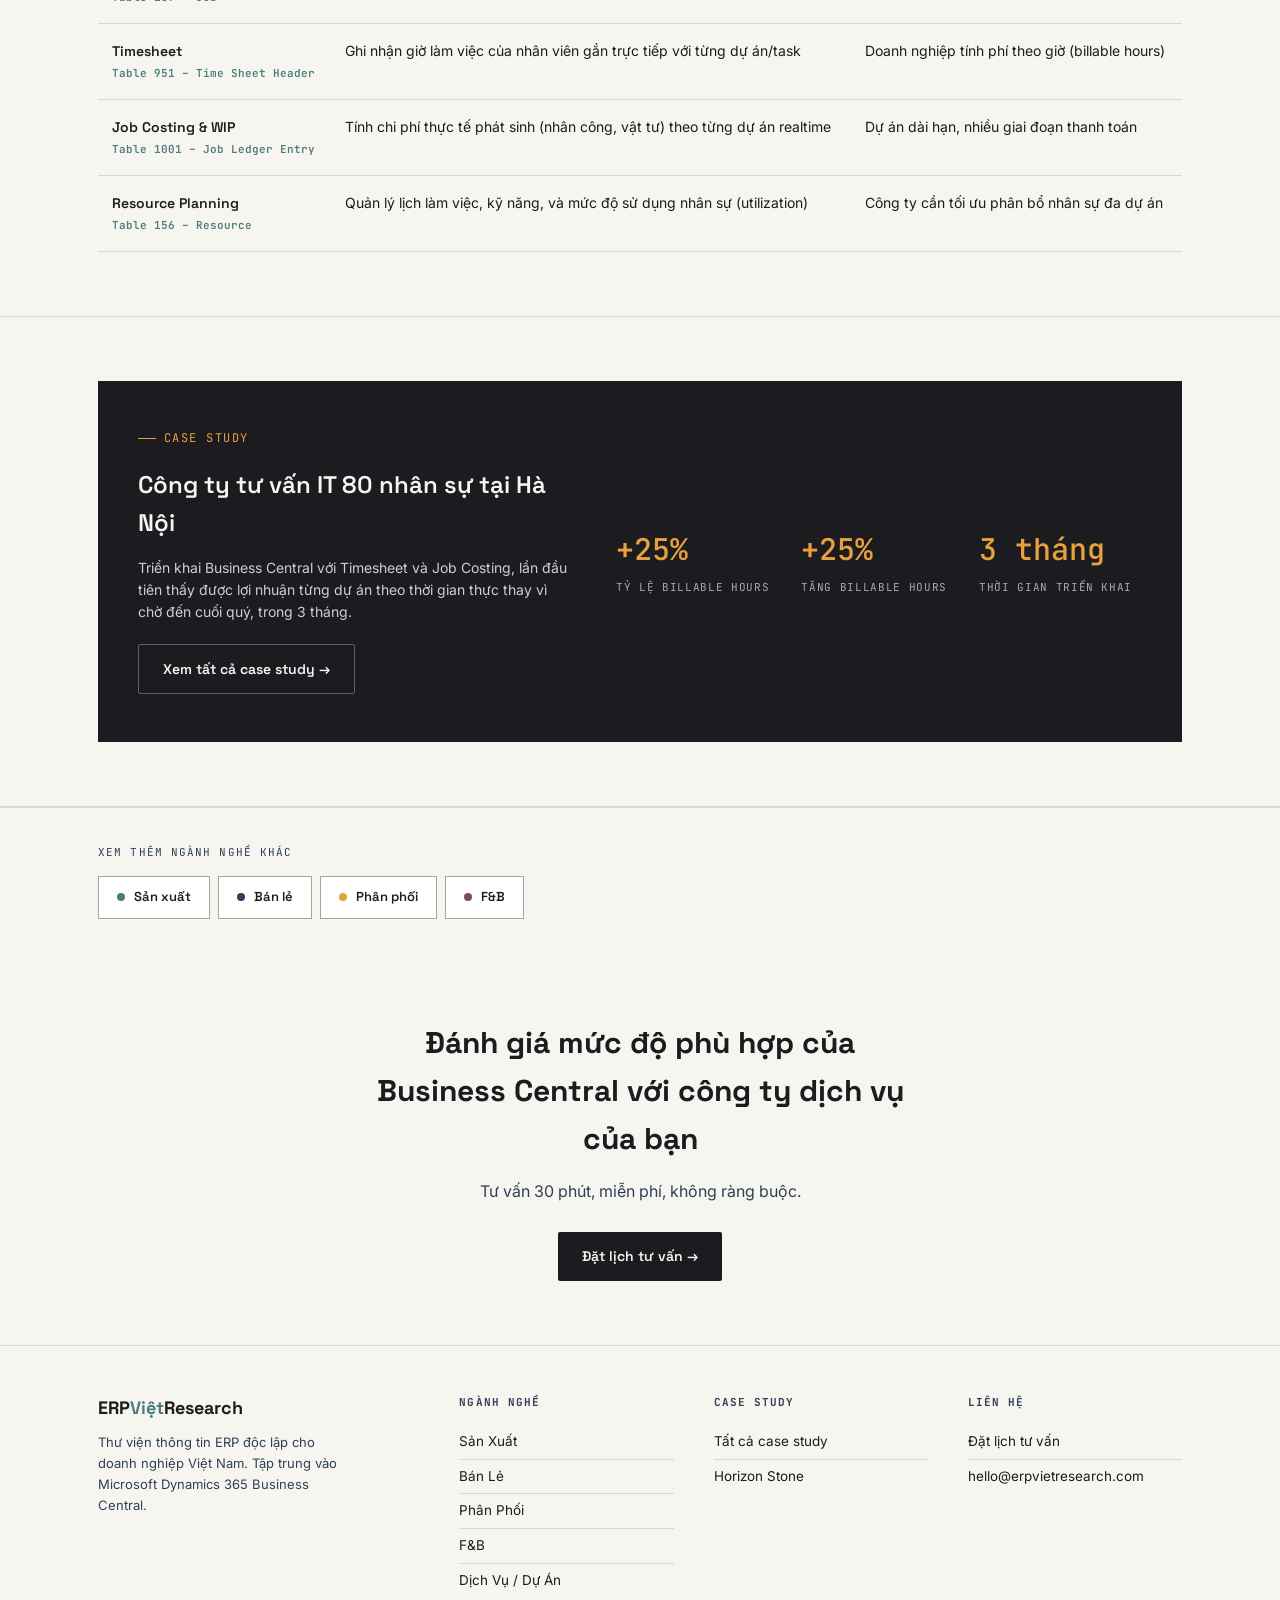
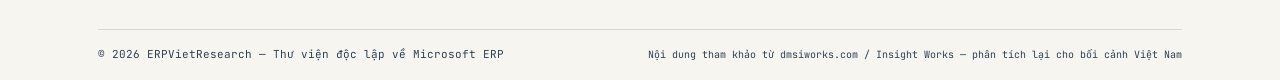
<file: pages/nganh/dich-vu-du-an.html>
<!DOCTYPE html>
<html lang="vi">
<head>
<meta charset="UTF-8">
<meta name="viewport" content="width=device-width, initial-scale=1">
<title>Business Central cho Ngành Dịch Vụ & Dự Án | ERPVietResearch</title>
<meta name="description" content="Phân tích module Business Central cho công ty dịch vụ, tư vấn, IT — Job Costing, Timesheet, Resource Planning, lợi nhuận dự án realtime.">
<link rel="stylesheet" href="../../assets/css/main.css">
<meta name="industry-id" content="dich-vu-du-an">
<style>:root { --ind-color: #7C6A4A; }</style>
</head>
<body>

<div id="site-header"></div>
<script src="../../assets/js/nav.js"></script>
<script src="../../assets/js/cms.js"></script>
<script src="../../assets/js/industry-render.js"></script>

<section class="hero">
  <div class="wrap hero-grid">
    <div>
      <div class="eyebrow">Microsoft Dynamics 365 — Ngành Dịch Vụ &amp; Quản Lý Dự Án</div>
      <h1 id="ind-hero-h1">ERP cho công ty dịch vụ <em>không lỗ thầm lặng</em> trên từng dự án</h1>
      <p class="lede" id="ind-hero-lede">Business Central theo dõi giờ công, ngân sách, và lợi nhuận theo từng dự án theo thời gian thực — thay vì chỉ biết dự án lãi hay lỗ sau khi đã đóng sổ.</p>
      <div class="cta-row">
        <a class="btn btn-primary" href="../dat-lich-tu-van.html">Đặt lịch tư vấn miễn phí →</a>
        <a class="btn btn-secondary" href="#case-study">Xem case study</a>
      </div>
    </div>
    <div class="diagram">
      <div class="diagram-title">/ Sơ đồ module — Quy trình dịch vụ &amp; dự án</div>
      <div class="factory-node"><span class="tag">01 — LẬP DỰ ÁN</span>Project Planning &amp; Budgeting</div>
      <div class="factory-node lvl2"><span class="tag">→ RESOURCE</span>Phân bổ nhân sự theo kỹ năng &amp; tải công việc</div>
      <div class="factory-node"><span class="tag">02 — THỰC THI</span>Timesheet &amp; Job Costing</div>
      <div class="factory-node lvl2"><span class="tag">→ BILLING</span>Xuất hóa đơn theo Time &amp; Material / Fixed Price</div>
      <div class="factory-node"><span class="tag">03 — PHÂN TÍCH</span>Project Profitability Analysis</div>
    </div>
  </div>
</section>

<div class="ind-stat-bar" id="ind-stat-bar">
  <div class="wrap">
    <div class="ind-stat-item"><b>+25%</b><span>Tỷ lệ billable hours</span></div>
    <div class="ind-stat-item"><b>-30%</b><span>Dự án vượt ngân sách</span></div>
    <div class="ind-stat-item"><b>3 tháng</b><span>Thời gian triển khai trung bình</span></div>
  </div>
</div>

<section class="section">
  <div class="wrap">
    <div class="section-head">
      <h2>3 bài toán doanh nghiệp dịch vụ &amp; dự án Việt Nam thường gặp</h2>
      <p>Và module nào trong Business Central giải quyết trực tiếp.</p>
    </div>
    <div class="pain-grid" id="ind-pain-grid">
      <div class="pain-card">
        <span class="num">01</span>
        <h3>Không biết dự án đang lãi hay lỗ giữa chừng</h3>
        <p>Chi phí nhân sự, vật tư, chi phí phát sinh được ghi nhận rời rạc, chỉ tổng hợp được lợi nhuận sau khi dự án đã kết thúc.</p>
        <div class="fix">→ Giải pháp: Job Costing + Project Profitability Real-time</div>
      </div>
      <div class="pain-card">
        <span class="num">02</span>
        <h3>Bảng chấm công không gắn được với từng dự án/khách hàng</h3>
        <p>Nhân viên ghi giờ làm việc trên Excel rời rạc, không thể đối chiếu với ngân sách dự án hay tính phí cho khách hàng.</p>
        <div class="fix">→ Giải pháp: Timesheet tích hợp Project &amp; Resource</div>
      </div>
      <div class="pain-card">
        <span class="num">03</span>
        <h3>Phân bổ nhân sự không dựa trên dữ liệu tải công việc</h3>
        <p>Quản lý dự án phân công theo cảm tính, dẫn đến người quá tải trong khi người khác rảnh rỗi, ảnh hưởng tiến độ.</p>
        <div class="fix">→ Giải pháp: Resource Planning &amp; Capacity Utilization</div>
      </div>
    </div>
  </div>
</section>

<section class="section">
  <div class="wrap">
    <div class="section-head">
      <h2>Module Business Central dành cho dịch vụ &amp; quản lý dự án</h2>
      <p>Tên module và đối tượng AL liên quan (cho team triển khai).</p>
    </div>
    <table class="module-table" id="ind-module-table">
      <thead>
        <tr><th>Module</th><th>Chức năng chính</th><th>Phù hợp với</th></tr>
      </thead>
      <tbody>
        <tr>
          <td class="mod-name">Job / Project Management<span class="al">Table 167 – Job</span></td>
          <td>Lập kế hoạch ngân sách, theo dõi tiến độ và chi phí theo từng dự án</td>
          <td>Công ty tư vấn, IT, kiến trúc, kỹ thuật</td>
        </tr>
        <tr>
          <td class="mod-name">Timesheet<span class="al">Table 951 – Time Sheet Header</span></td>
          <td>Ghi nhận giờ làm việc của nhân viên gắn trực tiếp với từng dự án/task</td>
          <td>Doanh nghiệp tính phí theo giờ (billable hours)</td>
        </tr>
        <tr>
          <td class="mod-name">Job Costing &amp; WIP<span class="al">Table 1001 – Job Ledger Entry</span></td>
          <td>Tính chi phí thực tế phát sinh (nhân công, vật tư) theo từng dự án realtime</td>
          <td>Dự án dài hạn, nhiều giai đoạn thanh toán</td>
        </tr>
        <tr>
          <td class="mod-name">Resource Planning<span class="al">Table 156 – Resource</span></td>
          <td>Quản lý lịch làm việc, kỹ năng, và mức độ sử dụng nhân sự (utilization)</td>
          <td>Công ty cần tối ưu phân bổ nhân sự đa dự án</td>
        </tr>
      </tbody>
    </table>
  </div>
</section>

<section class="section" id="case-study">
  <div class="wrap">
    <div id="ind-case" class="case">
      <div>
        <div class="eyebrow eyebrow--light">Case Study</div>
        <h3>Công ty tư vấn IT 80 nhân sự tại Hà Nội</h3>
        <p>Triển khai Business Central với Timesheet và Job Costing, lần đầu tiên thấy được lợi nhuận từng dự án theo thời gian thực thay vì chờ đến cuối quý, trong 3 tháng.</p>
        <a class="btn btn-outline-light" href="../case-studies/index.html">Xem tất cả case study →</a>
      </div>
      <div class="stat-row">
        <div class="stat"><b>+25%</b><span>Tỷ lệ billable hours</span></div>
        <div class="stat"><b>-30%</b><span>Dự án vượt ngân sách</span></div>
        <div class="stat"><b>3 tháng</b><span>Thời gian triển khai</span></div>
      </div>
    </div>
  </div>
</section>

<div class="related-section">
  <div class="wrap">
    <div class="related-section-label">Xem thêm ngành nghề khác</div>
    <div class="related-grid">
      <a href="san-xuat.html" class="related-chip"><span class="dot" style="background:#4A7C7C"></span>Sản xuất</a>
      <a href="ban-le.html" class="related-chip"><span class="dot" style="background:#2E4057"></span>Bán lẻ</a>
      <a href="phan-phoi.html" class="related-chip"><span class="dot" style="background:#E8A23D"></span>Phân phối</a>
      <a href="fb.html" class="related-chip"><span class="dot" style="background:#7C4A6A"></span>F&amp;B</a>
    </div>
  </div>
</div>

<section class="final-cta">
  <div class="wrap">
    <h2>Đánh giá mức độ phù hợp của Business Central với công ty dịch vụ của bạn</h2>
    <p>Tư vấn 30 phút, miễn phí, không ràng buộc.</p>
    <a class="btn btn-primary" href="../dat-lich-tu-van.html">Đặt lịch tư vấn →</a>
  </div>
</section>

<div id="site-footer"></div>

</body>
</html>
</file>
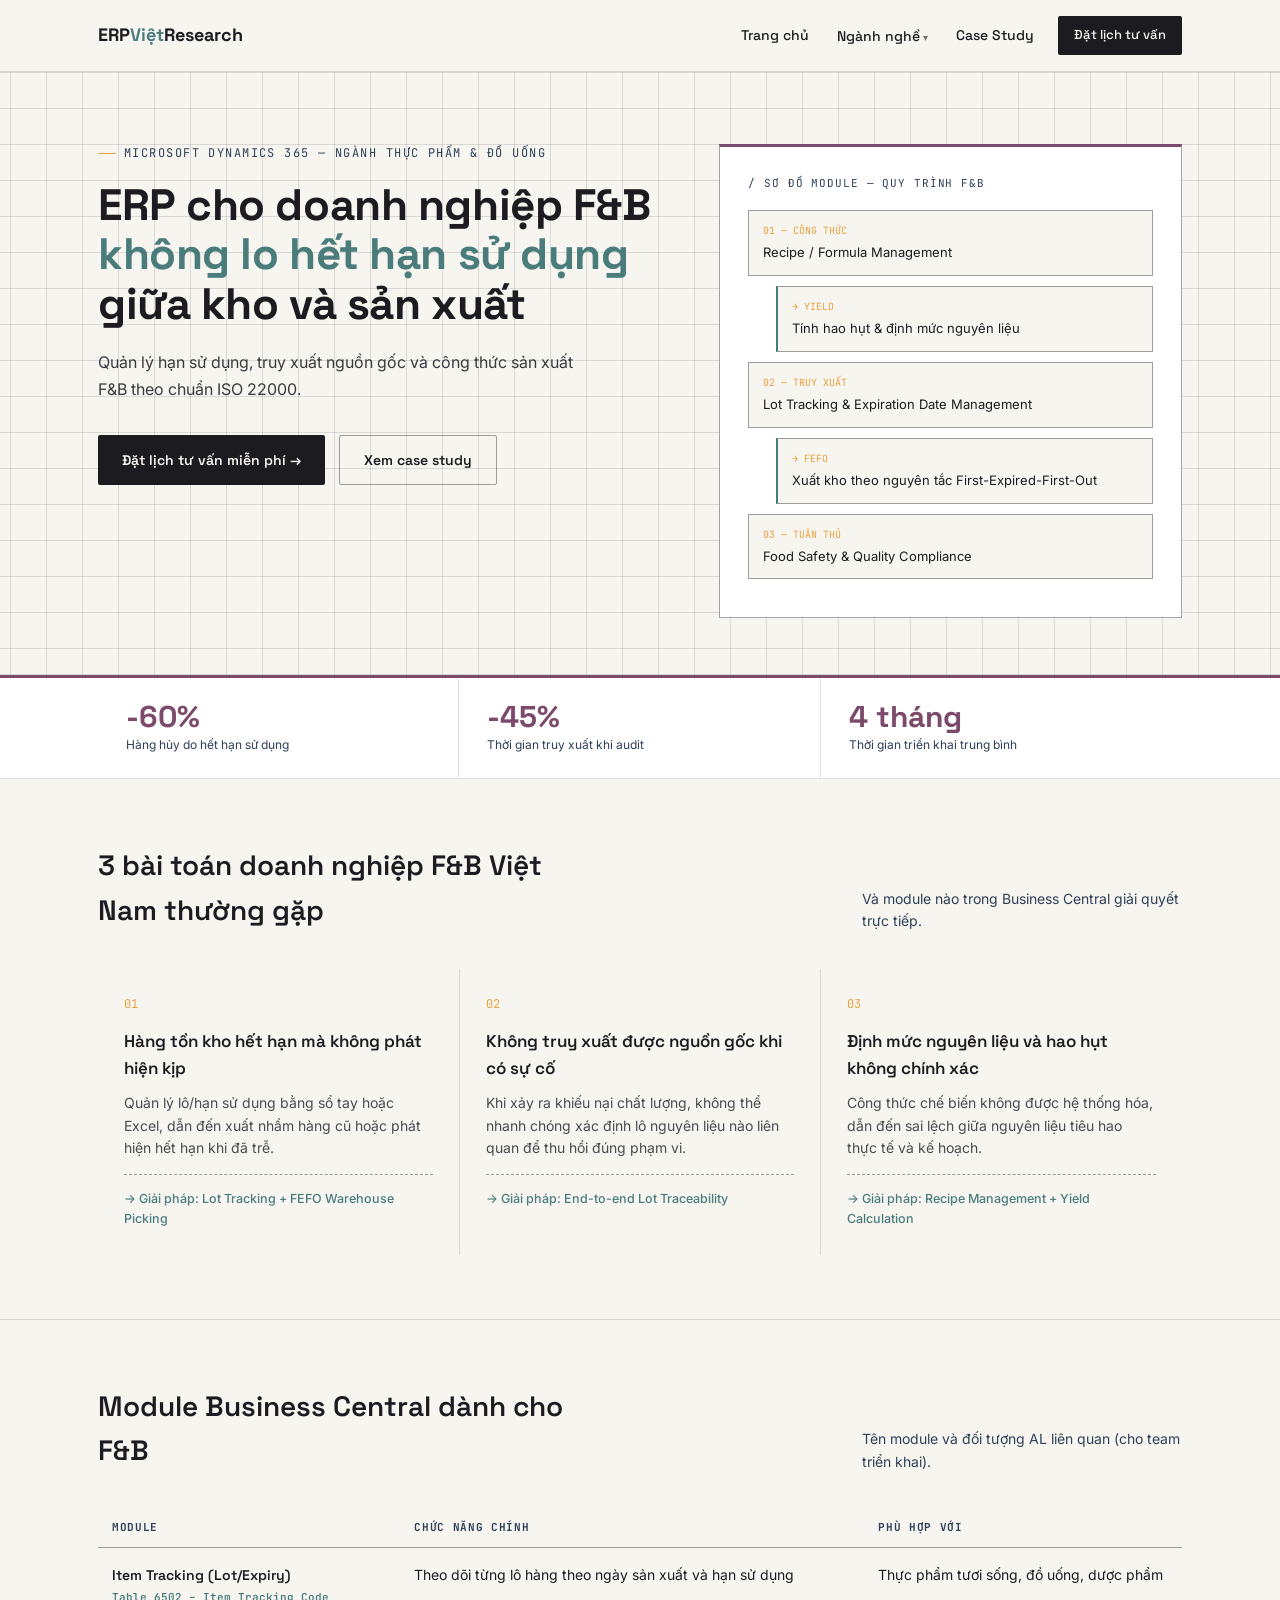
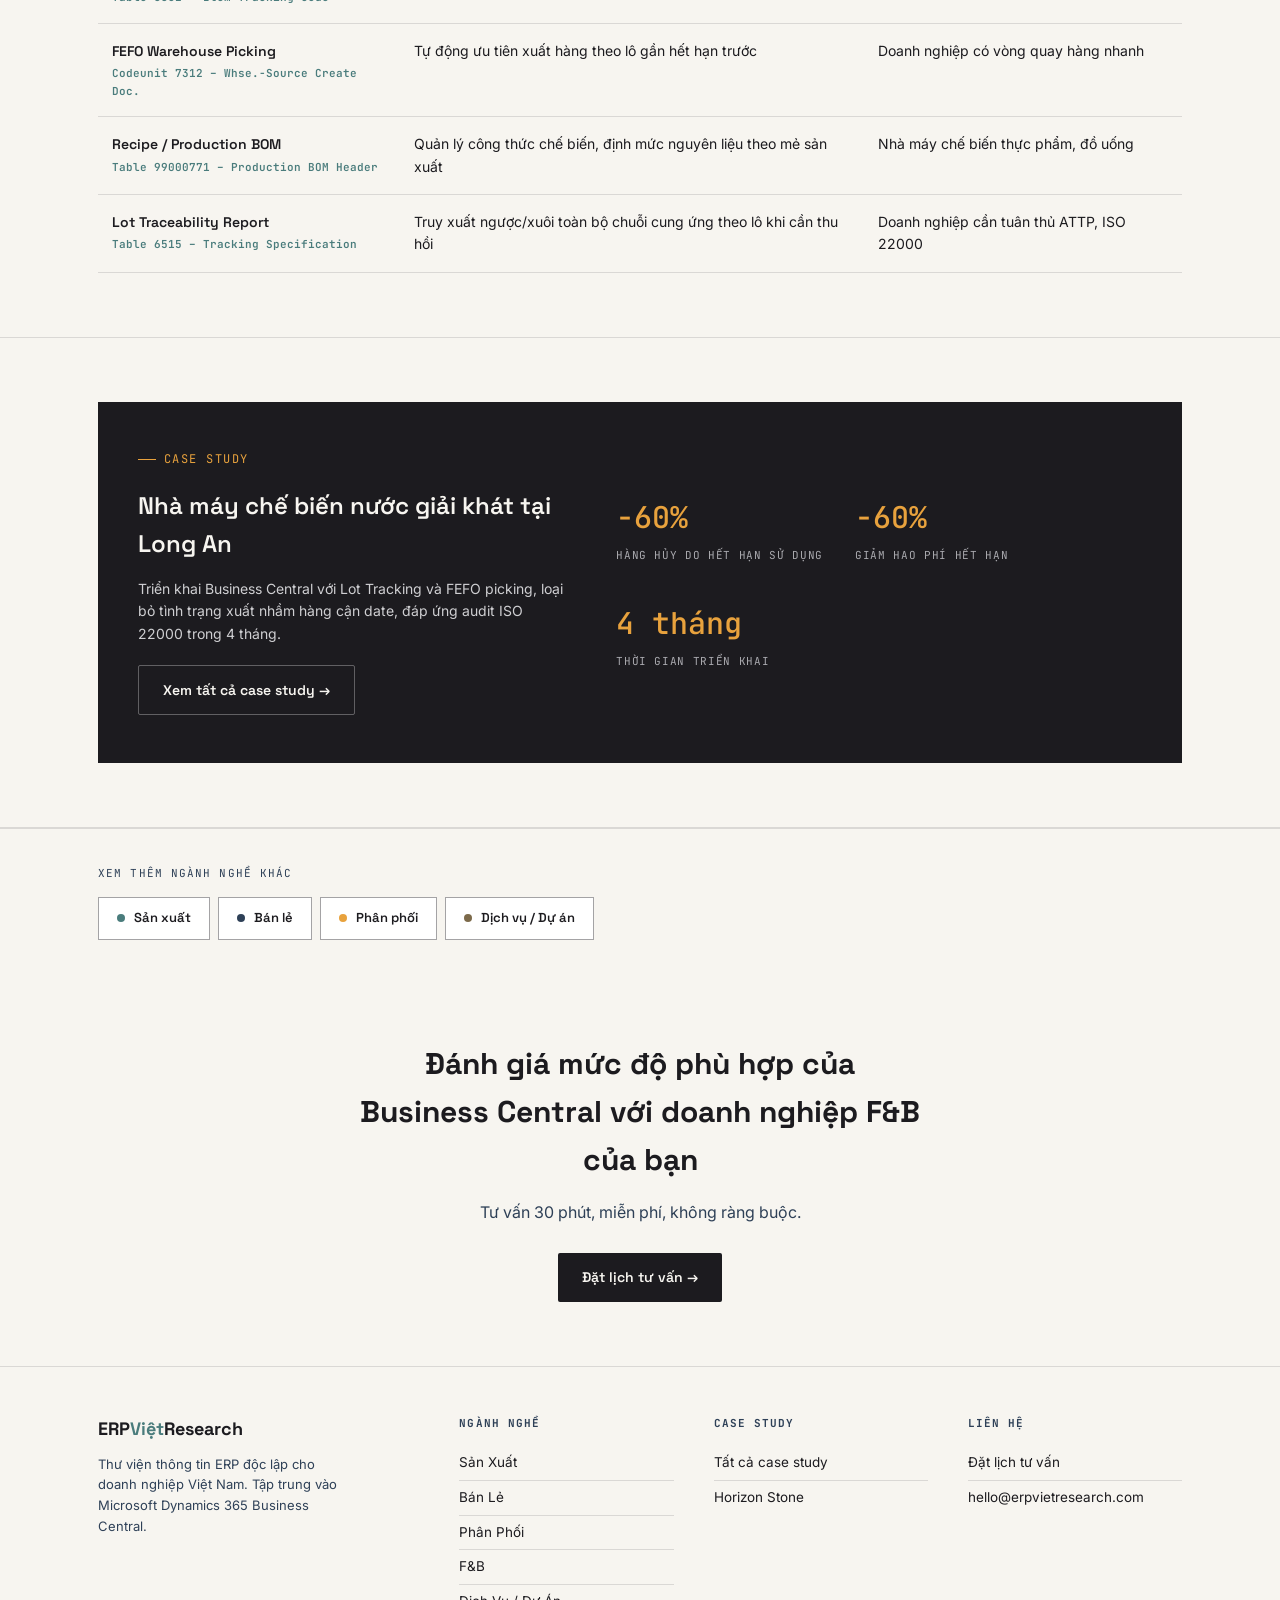
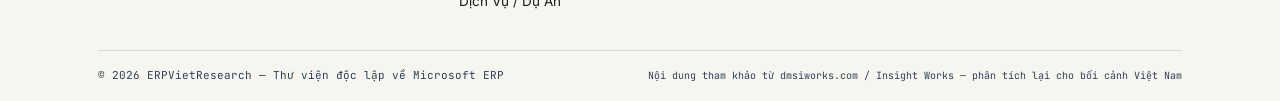
<file: pages/nganh/fb.html>
<!DOCTYPE html>
<html lang="vi">
<head>
<meta charset="UTF-8">
<meta name="viewport" content="width=device-width, initial-scale=1">
<title>Business Central cho Ngành F&B | ERPVietResearch</title>
<meta name="description" content="Phân tích module Business Central cho doanh nghiệp F&B — Lot Tracking, FEFO, Recipe Management, truy xuất nguồn gốc ISO 22000.">
<link rel="stylesheet" href="../../assets/css/main.css">
<meta name="industry-id" content="fb">
<style>:root { --ind-color: #7C4A6A; }</style>
</head>
<body>

<div id="site-header"></div>
<script src="../../assets/js/nav.js"></script>
<script src="../../assets/js/cms.js"></script>
<script src="../../assets/js/industry-render.js"></script>

<section class="hero">
  <div class="wrap hero-grid">
    <div>
      <div class="eyebrow">Microsoft Dynamics 365 — Ngành Thực Phẩm &amp; Đồ Uống</div>
      <h1 id="ind-hero-h1">ERP cho doanh nghiệp F&amp;B <em>không lo hết hạn sử dụng</em> giữa kho và sản xuất</h1>
      <p class="lede" id="ind-hero-lede">Business Central kiểm soát hạn sử dụng (lot/expiry), truy xuất nguồn gốc, và công thức chế biến trong một hệ thống — thay vì ghi sổ tay và phát hiện hàng hết hạn khi đã quá muộn.</p>
      <div class="cta-row">
        <a class="btn btn-primary" href="../dat-lich-tu-van.html">Đặt lịch tư vấn miễn phí →</a>
        <a class="btn btn-secondary" href="#case-study">Xem case study</a>
      </div>
    </div>
    <div class="diagram">
      <div class="diagram-title">/ Sơ đồ module — Quy trình F&amp;B</div>
      <div class="factory-node"><span class="tag">01 — CÔNG THỨC</span>Recipe / Formula Management</div>
      <div class="factory-node lvl2"><span class="tag">→ YIELD</span>Tính hao hụt &amp; định mức nguyên liệu</div>
      <div class="factory-node"><span class="tag">02 — TRUY XUẤT</span>Lot Tracking &amp; Expiration Date Management</div>
      <div class="factory-node lvl2"><span class="tag">→ FEFO</span>Xuất kho theo nguyên tắc First-Expired-First-Out</div>
      <div class="factory-node"><span class="tag">03 — TUÂN THỦ</span>Food Safety &amp; Quality Compliance</div>
    </div>
  </div>
</section>

<div class="ind-stat-bar" id="ind-stat-bar">
  <div class="wrap">
    <div class="ind-stat-item"><b>-60%</b><span>Hàng hủy do hết hạn sử dụng</span></div>
    <div class="ind-stat-item"><b>-45%</b><span>Thời gian truy xuất khi audit</span></div>
    <div class="ind-stat-item"><b>4 tháng</b><span>Thời gian triển khai trung bình</span></div>
  </div>
</div>

<section class="section">
  <div class="wrap">
    <div class="section-head">
      <h2>3 bài toán doanh nghiệp F&amp;B Việt Nam thường gặp</h2>
      <p>Và module nào trong Business Central giải quyết trực tiếp.</p>
    </div>
    <div class="pain-grid" id="ind-pain-grid">
      <div class="pain-card">
        <span class="num">01</span>
        <h3>Hàng tồn kho hết hạn mà không phát hiện kịp</h3>
        <p>Quản lý lô/hạn sử dụng bằng sổ tay hoặc Excel, dẫn đến xuất nhầm hàng cũ hoặc phát hiện hết hạn khi đã trễ.</p>
        <div class="fix">→ Giải pháp: Lot Tracking + FEFO Warehouse Picking</div>
      </div>
      <div class="pain-card">
        <span class="num">02</span>
        <h3>Không truy xuất được nguồn gốc khi có sự cố</h3>
        <p>Khi xảy ra khiếu nại chất lượng, không thể nhanh chóng xác định lô nguyên liệu nào liên quan để thu hồi đúng phạm vi.</p>
        <div class="fix">→ Giải pháp: End-to-end Lot Traceability</div>
      </div>
      <div class="pain-card">
        <span class="num">03</span>
        <h3>Định mức nguyên liệu và hao hụt không chính xác</h3>
        <p>Công thức chế biến không được hệ thống hóa, dẫn đến sai lệch giữa nguyên liệu tiêu hao thực tế và kế hoạch.</p>
        <div class="fix">→ Giải pháp: Recipe Management + Yield Calculation</div>
      </div>
    </div>
  </div>
</section>

<section class="section">
  <div class="wrap">
    <div class="section-head">
      <h2>Module Business Central dành cho F&amp;B</h2>
      <p>Tên module và đối tượng AL liên quan (cho team triển khai).</p>
    </div>
    <table class="module-table" id="ind-module-table">
      <thead>
        <tr><th>Module</th><th>Chức năng chính</th><th>Phù hợp với</th></tr>
      </thead>
      <tbody>
        <tr>
          <td class="mod-name">Item Tracking (Lot/Expiry)<span class="al">Table 6502 – Item Tracking Code</span></td>
          <td>Theo dõi từng lô hàng theo ngày sản xuất và hạn sử dụng</td>
          <td>Thực phẩm tươi sống, đồ uống, dược phẩm</td>
        </tr>
        <tr>
          <td class="mod-name">FEFO Warehouse Picking<span class="al">Codeunit 7312 – Whse.-Source Create Doc.</span></td>
          <td>Tự động ưu tiên xuất hàng theo lô gần hết hạn trước</td>
          <td>Doanh nghiệp có vòng quay hàng nhanh</td>
        </tr>
        <tr>
          <td class="mod-name">Recipe / Production BOM<span class="al">Table 99000771 – Production BOM Header</span></td>
          <td>Quản lý công thức chế biến, định mức nguyên liệu theo mẻ sản xuất</td>
          <td>Nhà máy chế biến thực phẩm, đồ uống</td>
        </tr>
        <tr>
          <td class="mod-name">Lot Traceability Report<span class="al">Table 6515 – Tracking Specification</span></td>
          <td>Truy xuất ngược/xuôi toàn bộ chuỗi cung ứng theo lô khi cần thu hồi</td>
          <td>Doanh nghiệp cần tuân thủ ATTP, ISO 22000</td>
        </tr>
      </tbody>
    </table>
  </div>
</section>

<section class="section" id="case-study">
  <div class="wrap">
    <div id="ind-case" class="case">
      <div>
        <div class="eyebrow eyebrow--light">Case Study</div>
        <h3>Nhà máy chế biến nước giải khát tại Long An</h3>
        <p>Triển khai Business Central với Lot Tracking và FEFO picking, loại bỏ tình trạng xuất nhầm hàng cận date, đáp ứng audit ISO 22000 trong 4 tháng.</p>
        <a class="btn btn-outline-light" href="../case-studies/index.html">Xem tất cả case study →</a>
      </div>
      <div class="stat-row">
        <div class="stat"><b>-60%</b><span>Hàng hủy do hết hạn</span></div>
        <div class="stat"><b>-45%</b><span>Thời gian truy xuất khi audit</span></div>
        <div class="stat"><b>4 tháng</b><span>Thời gian triển khai</span></div>
      </div>
    </div>
  </div>
</section>

<div class="related-section">
  <div class="wrap">
    <div class="related-section-label">Xem thêm ngành nghề khác</div>
    <div class="related-grid">
      <a href="san-xuat.html" class="related-chip"><span class="dot" style="background:#4A7C7C"></span>Sản xuất</a>
      <a href="ban-le.html" class="related-chip"><span class="dot" style="background:#2E4057"></span>Bán lẻ</a>
      <a href="phan-phoi.html" class="related-chip"><span class="dot" style="background:#E8A23D"></span>Phân phối</a>
      <a href="dich-vu-du-an.html" class="related-chip"><span class="dot" style="background:#7C6A4A"></span>Dịch vụ / Dự án</a>
    </div>
  </div>
</div>

<section class="final-cta">
  <div class="wrap">
    <h2>Đánh giá mức độ phù hợp của Business Central với doanh nghiệp F&amp;B của bạn</h2>
    <p>Tư vấn 30 phút, miễn phí, không ràng buộc.</p>
    <a class="btn btn-primary" href="../dat-lich-tu-van.html">Đặt lịch tư vấn →</a>
  </div>
</section>

<div id="site-footer"></div>

</body>
</html>
</file>
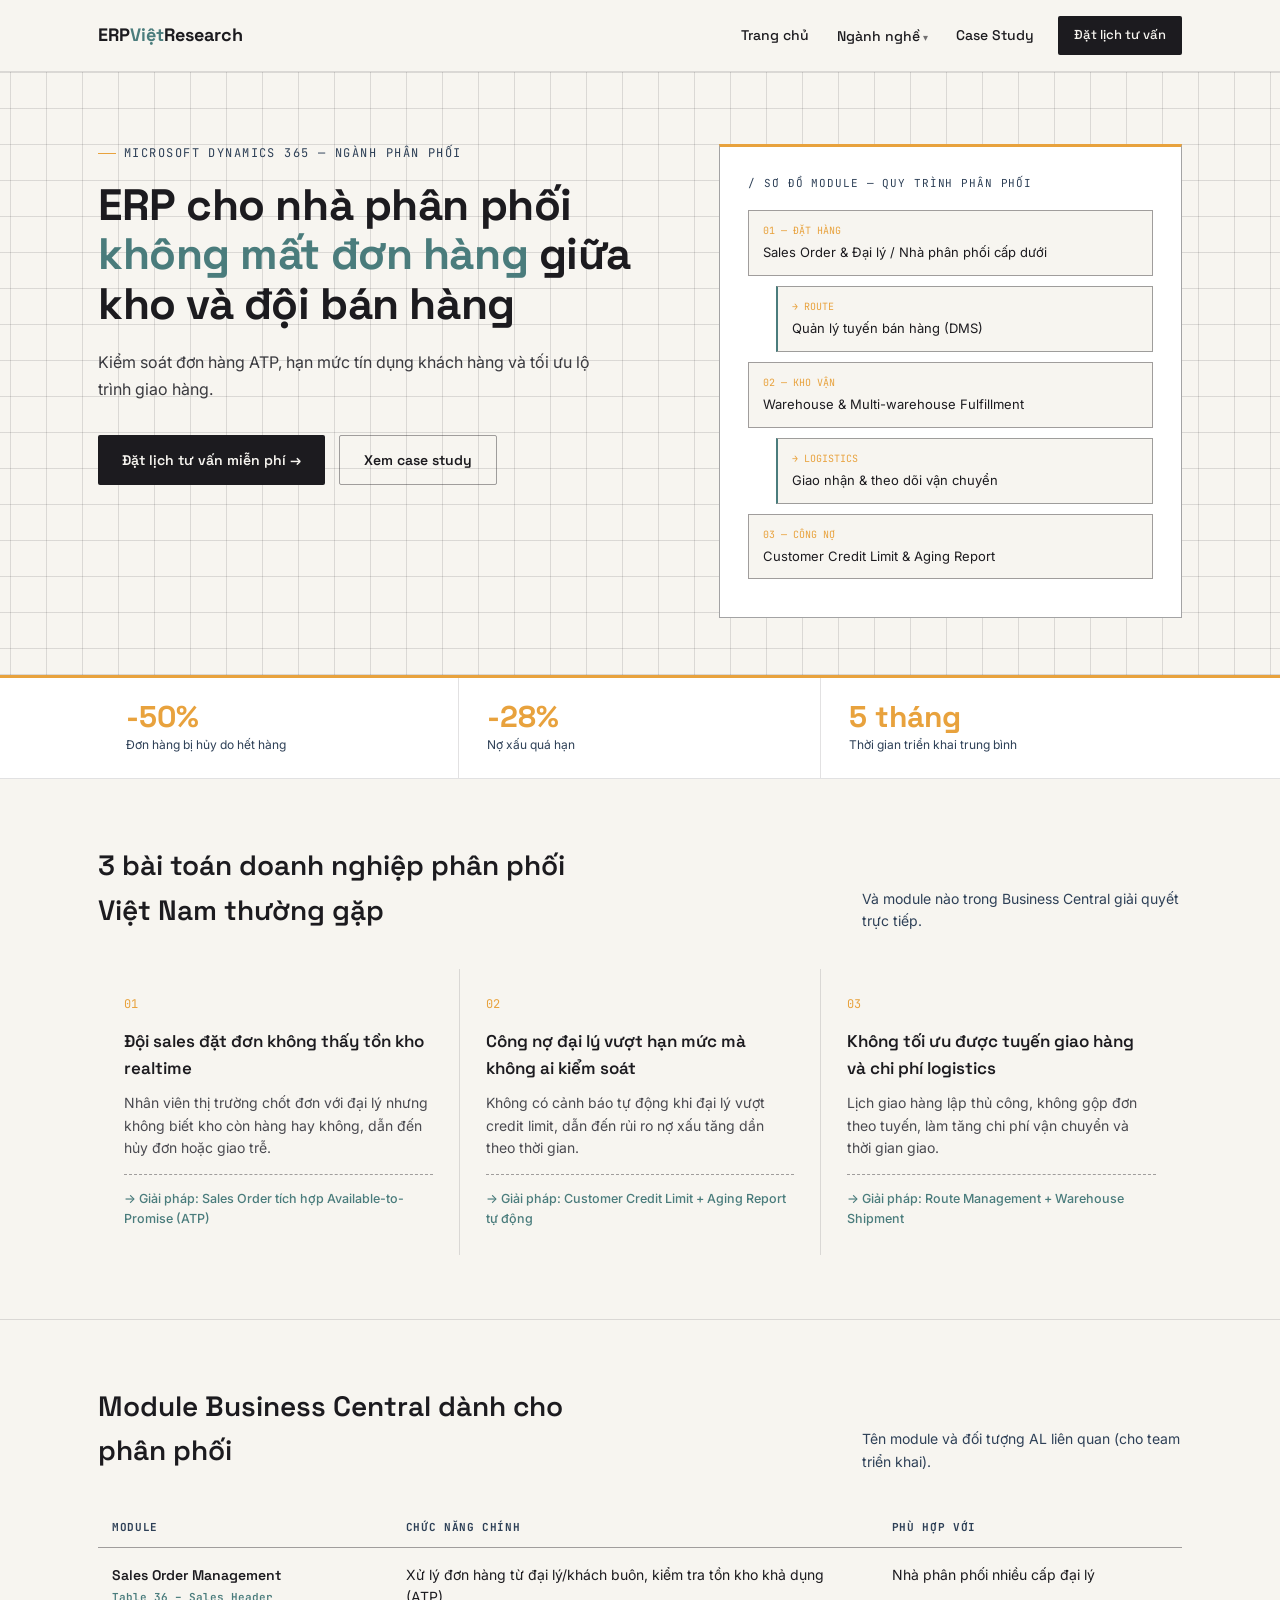
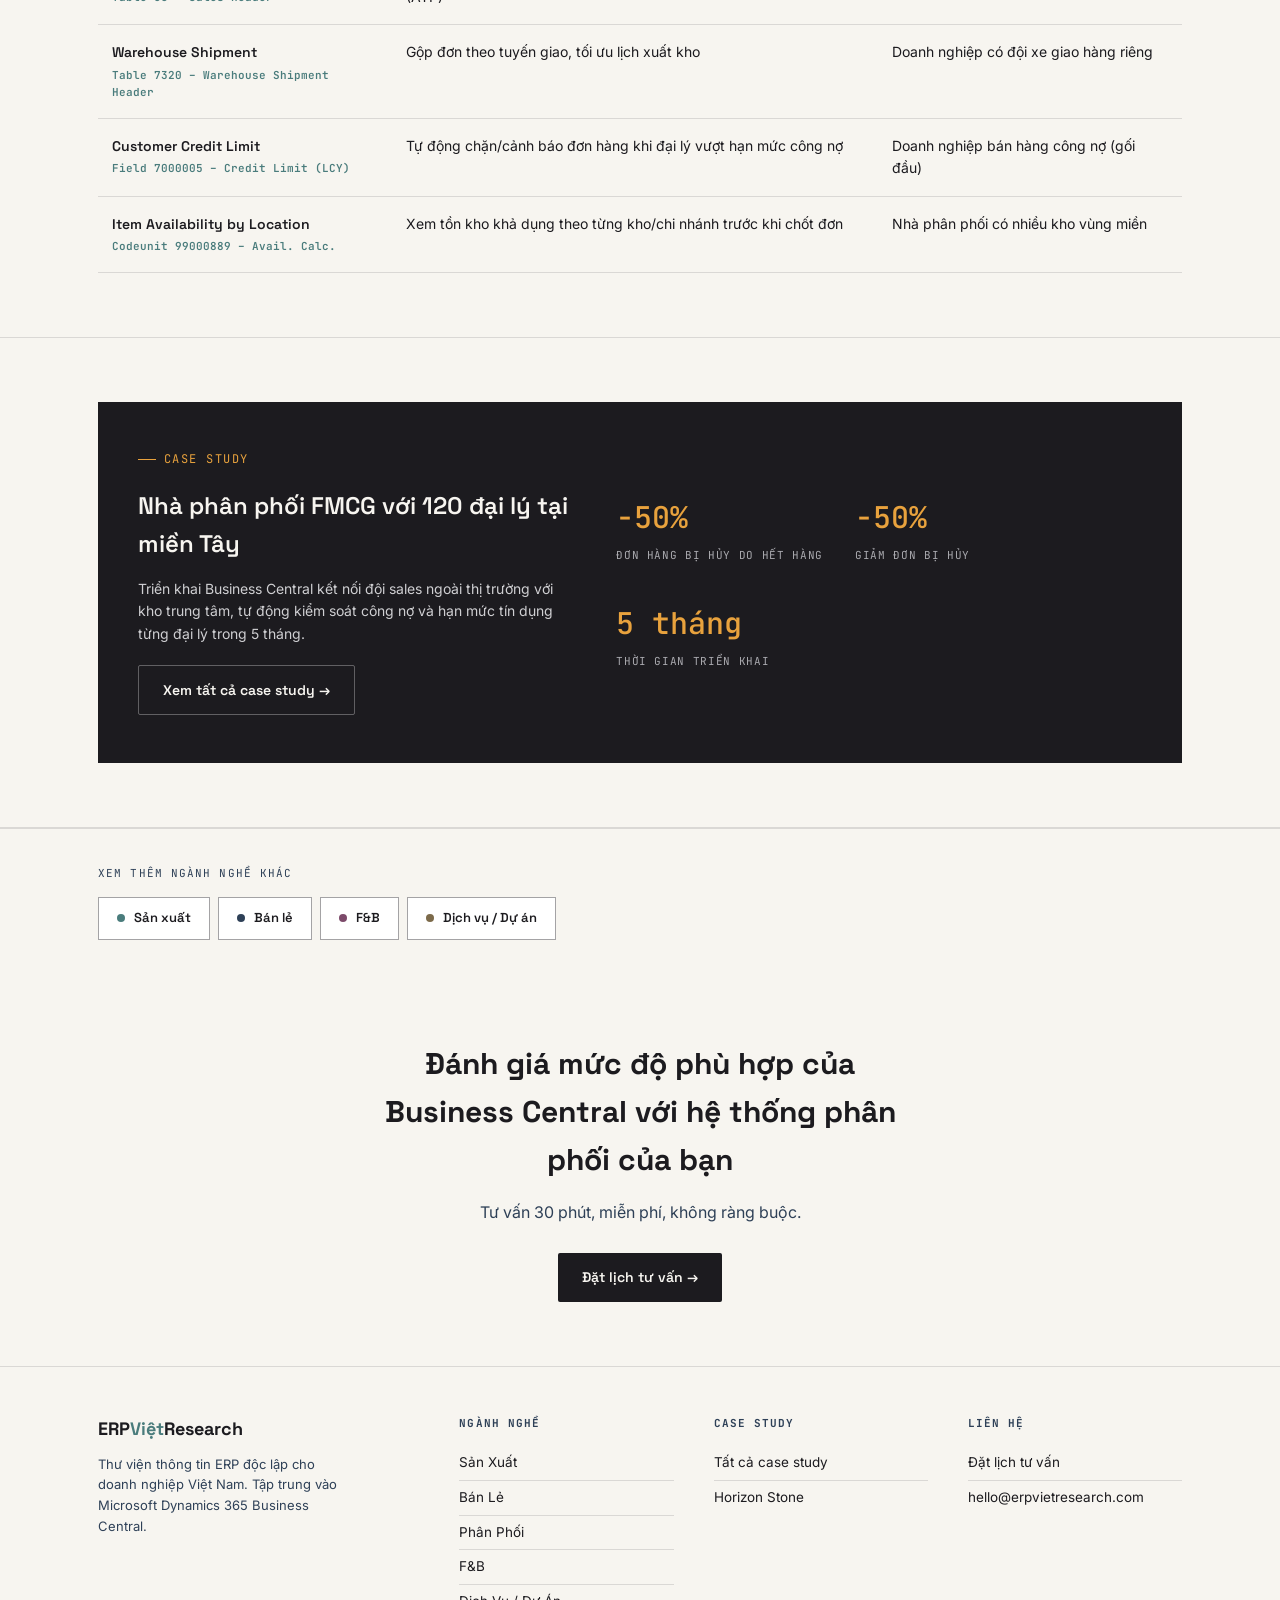
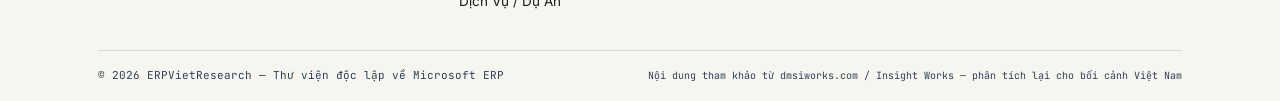
<file: pages/nganh/phan-phoi.html>
<!DOCTYPE html>
<html lang="vi">
<head>
<meta charset="UTF-8">
<meta name="viewport" content="width=device-width, initial-scale=1">
<title>Business Central cho Ngành Phân Phối | ERPVietResearch</title>
<meta name="description" content="Phân tích module Business Central cho nhà phân phối — Sales Order ATP, Credit Limit, Warehouse Shipment. Case study và lộ trình triển khai.">
<link rel="stylesheet" href="../../assets/css/main.css">
<meta name="industry-id" content="phan-phoi">
<style>:root { --ind-color: #E8A23D; }</style>
</head>
<body>

<div id="site-header"></div>
<script src="../../assets/js/nav.js"></script>
<script src="../../assets/js/cms.js"></script>
<script src="../../assets/js/industry-render.js"></script>

<section class="hero">
  <div class="wrap hero-grid">
    <div>
      <div class="eyebrow">Microsoft Dynamics 365 — Ngành Phân Phối</div>
      <h1 id="ind-hero-h1">ERP cho nhà phân phối <em>không mất đơn hàng</em> giữa kho và đội bán hàng</h1>
      <p class="lede" id="ind-hero-lede">Business Central kết nối quản lý kho, công nợ đại lý, và đội sales ngoài thị trường trong một hệ thống — thay vì điều phối đơn hàng qua điện thoại và file Excel rời rạc.</p>
      <div class="cta-row">
        <a class="btn btn-primary" href="../dat-lich-tu-van.html">Đặt lịch tư vấn miễn phí →</a>
        <a class="btn btn-secondary" href="#case-study">Xem case study</a>
      </div>
    </div>
    <div class="diagram">
      <div class="diagram-title">/ Sơ đồ module — Quy trình phân phối</div>
      <div class="factory-node"><span class="tag">01 — ĐẶT HÀNG</span>Sales Order &amp; Đại lý / Nhà phân phối cấp dưới</div>
      <div class="factory-node lvl2"><span class="tag">→ ROUTE</span>Quản lý tuyến bán hàng (DMS)</div>
      <div class="factory-node"><span class="tag">02 — KHO VẬN</span>Warehouse &amp; Multi-warehouse Fulfillment</div>
      <div class="factory-node lvl2"><span class="tag">→ LOGISTICS</span>Giao nhận &amp; theo dõi vận chuyển</div>
      <div class="factory-node"><span class="tag">03 — CÔNG NỢ</span>Customer Credit Limit &amp; Aging Report</div>
    </div>
  </div>
</section>

<div class="ind-stat-bar" id="ind-stat-bar">
  <div class="wrap">
    <div class="ind-stat-item"><b>-50%</b><span>Đơn hàng bị hủy do hết hàng</span></div>
    <div class="ind-stat-item"><b>-28%</b><span>Nợ xấu quá hạn</span></div>
    <div class="ind-stat-item"><b>5 tháng</b><span>Thời gian triển khai trung bình</span></div>
  </div>
</div>

<section class="section">
  <div class="wrap">
    <div class="section-head">
      <h2>3 bài toán doanh nghiệp phân phối Việt Nam thường gặp</h2>
      <p>Và module nào trong Business Central giải quyết trực tiếp.</p>
    </div>
    <div class="pain-grid" id="ind-pain-grid">
      <div class="pain-card">
        <span class="num">01</span>
        <h3>Đội sales đặt đơn hàng không thấy tồn kho realtime</h3>
        <p>Nhân viên thị trường chốt đơn với đại lý nhưng không biết kho còn hàng hay không, dẫn đến hủy đơn hoặc giao trễ.</p>
        <div class="fix">→ Giải pháp: Sales Order tích hợp Available-to-Promise (ATP)</div>
      </div>
      <div class="pain-card">
        <span class="num">02</span>
        <h3>Công nợ đại lý vượt hạn mức mà không ai kiểm soát</h3>
        <p>Không có cảnh báo tự động khi đại lý vượt credit limit, dẫn đến rủi ro nợ xấu tăng dần theo thời gian.</p>
        <div class="fix">→ Giải pháp: Customer Credit Limit + Aging Report tự động</div>
      </div>
      <div class="pain-card">
        <span class="num">03</span>
        <h3>Không tối ưu được tuyến giao hàng và chi phí logistics</h3>
        <p>Lịch giao hàng lập thủ công, không gộp đơn theo tuyến, làm tăng chi phí vận chuyển và thời gian giao.</p>
        <div class="fix">→ Giải pháp: Route Management + Warehouse Shipment</div>
      </div>
    </div>
  </div>
</section>

<section class="section">
  <div class="wrap">
    <div class="section-head">
      <h2>Module Business Central dành cho phân phối</h2>
      <p>Tên module và đối tượng AL liên quan (cho team triển khai).</p>
    </div>
    <table class="module-table" id="ind-module-table">
      <thead>
        <tr><th>Module</th><th>Chức năng chính</th><th>Phù hợp với</th></tr>
      </thead>
      <tbody>
        <tr>
          <td class="mod-name">Sales Order Management<span class="al">Table 36 – Sales Header</span></td>
          <td>Xử lý đơn hàng từ đại lý/khách buôn, kiểm tra tồn kho khả dụng (ATP)</td>
          <td>Nhà phân phối nhiều cấp đại lý</td>
        </tr>
        <tr>
          <td class="mod-name">Warehouse Shipment<span class="al">Table 7320 – Warehouse Shipment Header</span></td>
          <td>Gộp đơn theo tuyến giao, tối ưu lịch xuất kho</td>
          <td>Doanh nghiệp có đội xe giao hàng riêng</td>
        </tr>
        <tr>
          <td class="mod-name">Customer Credit Limit<span class="al">Field 7000005 – Credit Limit (LCY)</span></td>
          <td>Tự động chặn/cảnh báo đơn hàng khi đại lý vượt hạn mức công nợ</td>
          <td>Doanh nghiệp bán hàng công nợ (gối đầu)</td>
        </tr>
        <tr>
          <td class="mod-name">Item Availability by Location<span class="al">Codeunit 99000889 – Avail. Calc.</span></td>
          <td>Xem tồn kho khả dụng theo từng kho/chi nhánh trước khi chốt đơn</td>
          <td>Nhà phân phối có nhiều kho vùng miền</td>
        </tr>
      </tbody>
    </table>
  </div>
</section>

<section class="section" id="case-study">
  <div class="wrap">
    <div id="ind-case" class="case">
      <div>
        <div class="eyebrow eyebrow--light">Case Study</div>
        <h3>Nhà phân phối FMCG với 120 đại lý tại miền Tây</h3>
        <p>Triển khai Business Central kết nối đội sales ngoài thị trường với kho trung tâm, tự động kiểm soát công nợ và hạn mức tín dụng từng đại lý trong 5 tháng.</p>
        <a class="btn btn-outline-light" href="../case-studies/index.html">Xem tất cả case study →</a>
      </div>
      <div class="stat-row">
        <div class="stat"><b>-50%</b><span>Đơn hàng bị hủy do hết hàng</span></div>
        <div class="stat"><b>-28%</b><span>Nợ xấu quá hạn</span></div>
        <div class="stat"><b>5 tháng</b><span>Thời gian triển khai</span></div>
      </div>
    </div>
  </div>
</section>

<div class="related-section">
  <div class="wrap">
    <div class="related-section-label">Xem thêm ngành nghề khác</div>
    <div class="related-grid">
      <a href="san-xuat.html" class="related-chip"><span class="dot" style="background:#4A7C7C"></span>Sản xuất</a>
      <a href="ban-le.html" class="related-chip"><span class="dot" style="background:#2E4057"></span>Bán lẻ</a>
      <a href="fb.html" class="related-chip"><span class="dot" style="background:#7C4A6A"></span>F&amp;B</a>
      <a href="dich-vu-du-an.html" class="related-chip"><span class="dot" style="background:#7C6A4A"></span>Dịch vụ / Dự án</a>
    </div>
  </div>
</div>

<section class="final-cta">
  <div class="wrap">
    <h2>Đánh giá mức độ phù hợp của Business Central với hệ thống phân phối của bạn</h2>
    <p>Tư vấn 30 phút, miễn phí, không ràng buộc.</p>
    <a class="btn btn-primary" href="../dat-lich-tu-van.html">Đặt lịch tư vấn →</a>
  </div>
</section>

<div id="site-footer"></div>

</body>
</html>
</file>
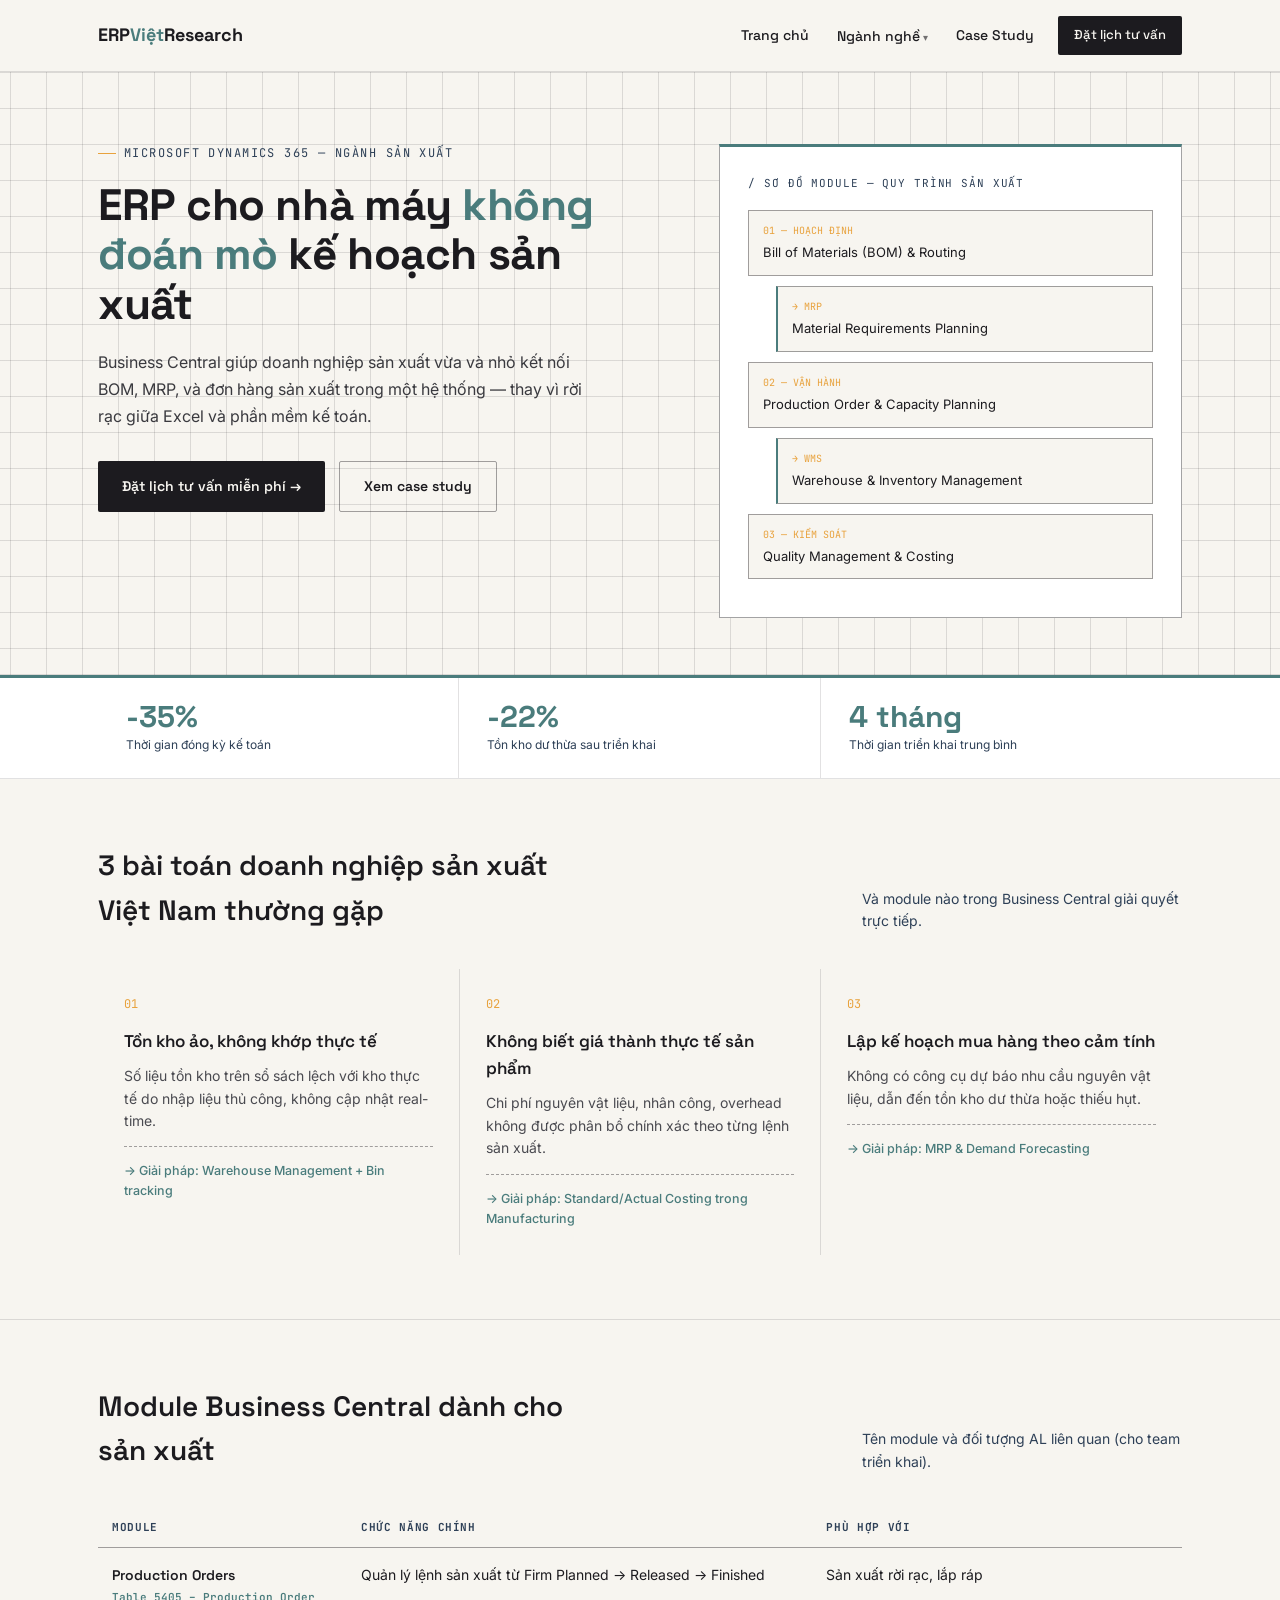
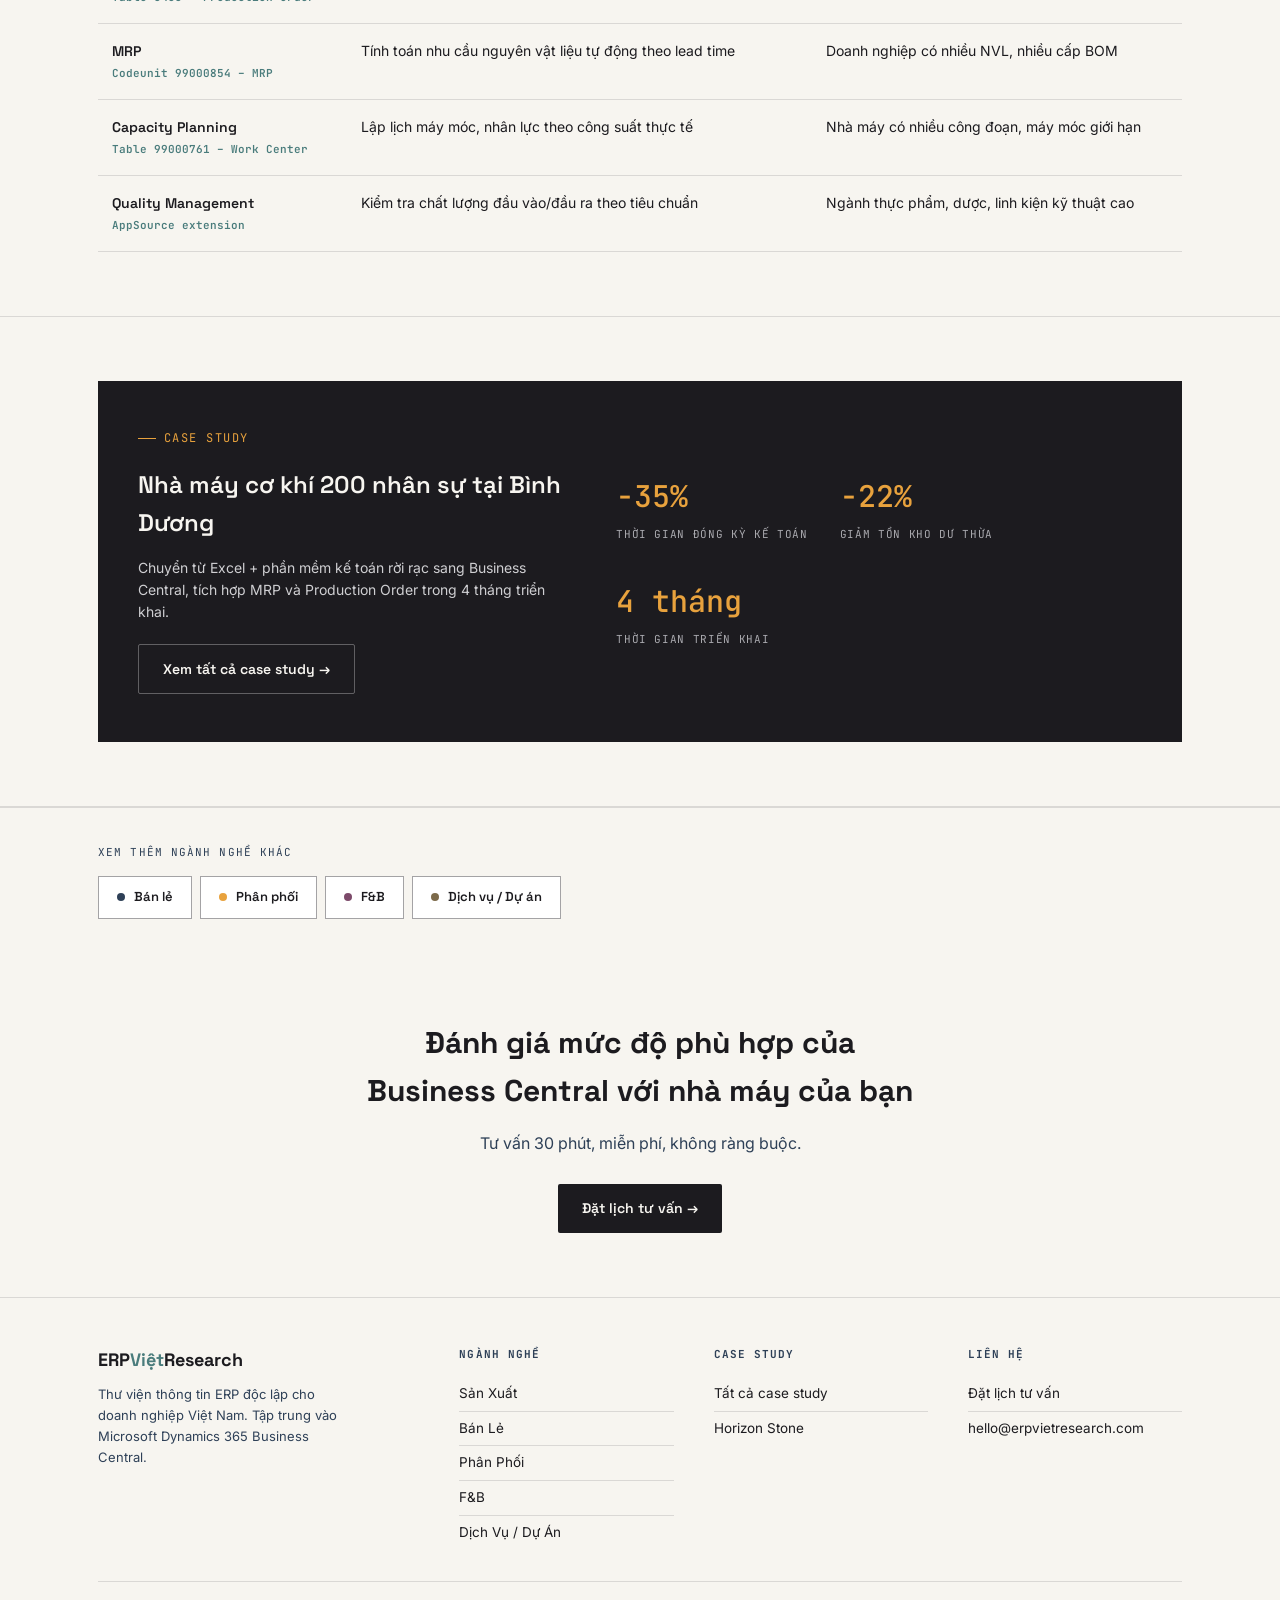
<file: pages/nganh/san-xuat.html>
<!DOCTYPE html>
<html lang="vi">
<head>
<meta charset="UTF-8">
<meta name="viewport" content="width=device-width, initial-scale=1">
<title>Business Central cho Ngành Sản Xuất | ERPVietResearch</title>
<meta name="description" content="Phân tích module Business Central cho doanh nghiệp sản xuất — BOM, MRP, Production Order, Quality Management. Case study và lộ trình triển khai thực tế.">
<link rel="stylesheet" href="../../assets/css/main.css">
<meta name="industry-id" content="san-xuat">
<style>:root { --ind-color: #4A7C7C; }</style>
</head>
<body>

<div id="site-header"></div>
<script src="../../assets/js/nav.js"></script>
<script src="../../assets/js/cms.js"></script>
<script src="../../assets/js/industry-render.js"></script>

<section class="hero">
  <div class="wrap hero-grid">
    <div>
      <div class="eyebrow">Microsoft Dynamics 365 — Ngành Sản Xuất</div>
      <h1 id="ind-hero-h1">ERP cho nhà máy <em>không đoán mò</em> kế hoạch sản xuất</h1>
      <p class="lede" id="ind-hero-lede">Business Central giúp doanh nghiệp sản xuất vừa và nhỏ kết nối BOM, MRP, và đơn hàng sản xuất trong một hệ thống — thay vì rời rạc giữa Excel và phần mềm kế toán.</p>
      <div class="cta-row">
        <a class="btn btn-primary" href="../dat-lich-tu-van.html">Đặt lịch tư vấn miễn phí →</a>
        <a class="btn btn-secondary" href="#case-study">Xem case study</a>
      </div>
    </div>
    <div class="diagram">
      <div class="diagram-title">/ Sơ đồ module — Quy trình sản xuất</div>
      <div class="factory-node"><span class="tag">01 — HOẠCH ĐỊNH</span>Bill of Materials (BOM) &amp; Routing</div>
      <div class="factory-node lvl2"><span class="tag">→ MRP</span>Material Requirements Planning</div>
      <div class="factory-node"><span class="tag">02 — VẬN HÀNH</span>Production Order &amp; Capacity Planning</div>
      <div class="factory-node lvl2"><span class="tag">→ WMS</span>Warehouse &amp; Inventory Management</div>
      <div class="factory-node"><span class="tag">03 — KIỂM SOÁT</span>Quality Management &amp; Costing</div>
    </div>
  </div>
</section>

<div class="ind-stat-bar" id="ind-stat-bar">
  <div class="wrap">
    <div class="ind-stat-item"><b>-35%</b><span>Thời gian đóng kỳ kế toán</span></div>
    <div class="ind-stat-item"><b>-22%</b><span>Tồn kho dư thừa sau triển khai</span></div>
    <div class="ind-stat-item"><b>4 tháng</b><span>Thời gian triển khai trung bình</span></div>
  </div>
</div>

<section class="section">
  <div class="wrap">
    <div class="section-head">
      <h2>3 bài toán doanh nghiệp sản xuất Việt Nam thường gặp</h2>
      <p>Và module nào trong Business Central giải quyết trực tiếp.</p>
    </div>
    <div class="pain-grid" id="ind-pain-grid">
      <div class="pain-card">
        <span class="num">01</span>
        <h3>Tồn kho ảo, không khớp thực tế</h3>
        <p>Số liệu tồn kho trên sổ sách lệch với kho thực tế do nhập liệu thủ công, không cập nhật real-time.</p>
        <div class="fix">→ Giải pháp: Warehouse Management + Bin tracking</div>
      </div>
      <div class="pain-card">
        <span class="num">02</span>
        <h3>Không biết giá thành thực tế sản phẩm</h3>
        <p>Chi phí nguyên vật liệu, nhân công, overhead không được phân bổ chính xác theo từng lệnh sản xuất.</p>
        <div class="fix">→ Giải pháp: Standard/Actual Costing trong Manufacturing</div>
      </div>
      <div class="pain-card">
        <span class="num">03</span>
        <h3>Lập kế hoạch mua hàng theo cảm tính</h3>
        <p>Không có công cụ dự báo nhu cầu nguyên vật liệu, dẫn đến tồn kho dư thừa hoặc thiếu hụt.</p>
        <div class="fix">→ Giải pháp: MRP &amp; Demand Forecasting</div>
      </div>
    </div>
  </div>
</section>

<section class="section">
  <div class="wrap">
    <div class="section-head">
      <h2>Module Business Central dành cho sản xuất</h2>
      <p>Tên module và đối tượng AL liên quan (cho team triển khai).</p>
    </div>
    <table class="module-table" id="ind-module-table">
      <thead>
        <tr><th>Module</th><th>Chức năng chính</th><th>Phù hợp với</th></tr>
      </thead>
      <tbody>
        <tr>
          <td class="mod-name">Production Orders<span class="al">Table 5405 – Production Order</span></td>
          <td>Quản lý lệnh sản xuất từ Firm Planned → Released → Finished</td>
          <td>Sản xuất rời rạc, lắp ráp</td>
        </tr>
        <tr>
          <td class="mod-name">MRP<span class="al">Codeunit 99000854 – MRP</span></td>
          <td>Tính toán nhu cầu nguyên vật liệu tự động theo lead time</td>
          <td>Doanh nghiệp có nhiều NVL, nhiều cấp BOM</td>
        </tr>
        <tr>
          <td class="mod-name">Capacity Planning<span class="al">Table 99000761 – Work Center</span></td>
          <td>Lập lịch máy móc, nhân lực theo công suất thực tế</td>
          <td>Nhà máy có nhiều công đoạn, máy móc giới hạn</td>
        </tr>
        <tr>
          <td class="mod-name">Quality Management<span class="al">AppSource extension</span></td>
          <td>Kiểm tra chất lượng đầu vào/đầu ra theo tiêu chuẩn</td>
          <td>Ngành thực phẩm, dược, linh kiện kỹ thuật cao</td>
        </tr>
      </tbody>
    </table>
  </div>
</section>

<section class="section" id="case-study">
  <div class="wrap">
    <div id="ind-case" class="case">
      <div>
        <div class="eyebrow eyebrow--light">Case Study</div>
        <h3>Nhà máy cơ khí 200 nhân sự tại Bình Dương</h3>
        <p>Chuyển từ Excel + phần mềm kế toán rời rạc sang Business Central, tích hợp MRP và Production Order trong 4 tháng triển khai.</p>
        <a class="btn btn-outline-light" href="../case-studies/index.html">Xem tất cả case study →</a>
      </div>
      <div class="stat-row">
        <div class="stat"><b>-35%</b><span>Thời gian đóng kỳ kế toán</span></div>
        <div class="stat"><b>-22%</b><span>Tồn kho dư thừa</span></div>
        <div class="stat"><b>4 tháng</b><span>Thời gian triển khai</span></div>
      </div>
    </div>
  </div>
</section>

<div class="related-section">
  <div class="wrap">
    <div class="related-section-label">Xem thêm ngành nghề khác</div>
    <div class="related-grid">
      <a href="ban-le.html" class="related-chip"><span class="dot" style="background:#2E4057"></span>Bán lẻ</a>
      <a href="phan-phoi.html" class="related-chip"><span class="dot" style="background:#E8A23D"></span>Phân phối</a>
      <a href="fb.html" class="related-chip"><span class="dot" style="background:#7C4A6A"></span>F&amp;B</a>
      <a href="dich-vu-du-an.html" class="related-chip"><span class="dot" style="background:#7C6A4A"></span>Dịch vụ / Dự án</a>
    </div>
  </div>
</div>

<section class="final-cta">
  <div class="wrap">
    <h2>Đánh giá mức độ phù hợp của Business Central với nhà máy của bạn</h2>
    <p>Tư vấn 30 phút, miễn phí, không ràng buộc.</p>
    <a class="btn btn-primary" href="../dat-lich-tu-van.html">Đặt lịch tư vấn →</a>
  </div>
</section>

<div id="site-footer"></div>

</body>
</html>
</file>
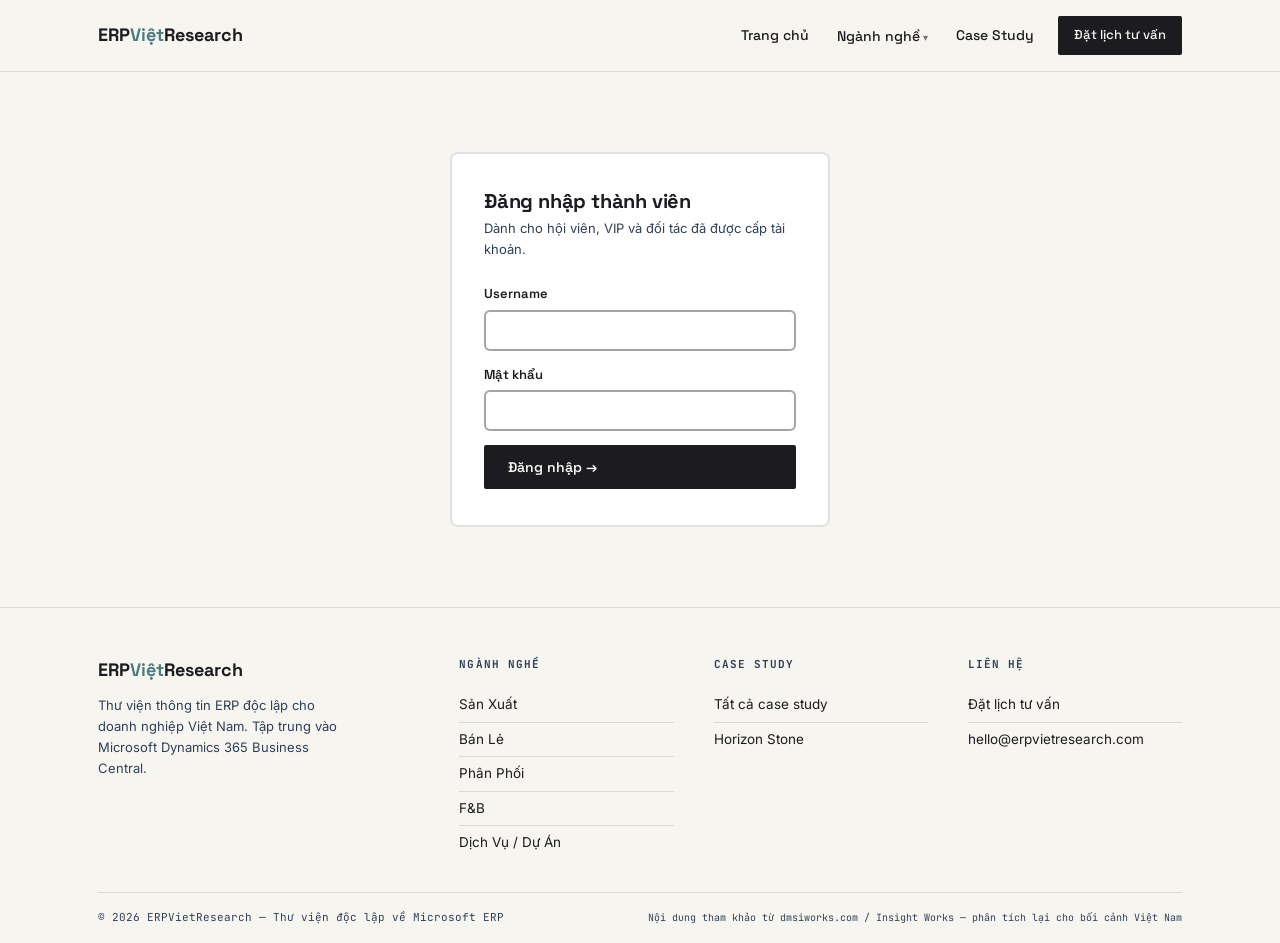
<file: pages/thanh-vien/dang-nhap.html>
<!DOCTYPE html>
<html lang="vi">
<head>
<meta charset="UTF-8">
<meta name="viewport" content="width=device-width, initial-scale=1">
<title>Đăng nhập thành viên | ERPVietResearch</title>
<meta name="description" content="Đăng nhập dành cho hội viên, VIP và đối tác của ERPVietResearch.">
<link rel="stylesheet" href="../../assets/css/main.css">
<style>
.login-wrap{max-width:380px;margin:80px auto;padding:36px 32px;border:2px solid var(--line);border-radius:8px;background:var(--white);}
.login-wrap h1{font-family:'Space Grotesk',sans-serif;font-size:20px;font-weight:700;margin-bottom:6px;}
.login-wrap p{font-size:13px;color:var(--steel);margin-bottom:24px;}
.login-wrap .field{margin-bottom:14px;display:flex;flex-direction:column;gap:5px;}
.login-wrap label{font-size:13px;font-weight:600;font-family:'Space Grotesk',sans-serif;}
.login-wrap input{border:2px solid var(--line-strong);padding:10px 12px;border-radius:6px;font-size:14px;font-family:'Inter',sans-serif;}
.login-wrap input:focus{outline:none;border-color:var(--teal);}
.login-err{color:#C0392B;font-size:12.5px;margin-top:10px;display:none;}
</style>
</head>
<body>

<div id="site-header"></div>
<script src="../../assets/js/nav.js"></script>
<script src="../../assets/js/cms.js"></script>
<script src="../../assets/js/auth.js"></script>

<div class="login-wrap">
  <h1>Đăng nhập thành viên</h1>
  <p>Dành cho hội viên, VIP và đối tác đã được cấp tài khoản.</p>
  <div class="field">
    <label>Username</label>
    <input type="text" id="li-username" autocomplete="username" onkeydown="if(event.key==='Enter')doLogin()">
  </div>
  <div class="field">
    <label>Mật khẩu</label>
    <input type="password" id="li-password" autocomplete="current-password" onkeydown="if(event.key==='Enter')doLogin()">
  </div>
  <button class="btn btn-primary" style="width:100%;" onclick="doLogin()" id="li-btn">Đăng nhập →</button>
  <div class="login-err" id="li-err">Sai tài khoản hoặc mật khẩu.</div>
</div>

<div id="site-footer"></div>

<script>
async function doLogin() {
  const username = document.getElementById('li-username').value.trim();
  const password = document.getElementById('li-password').value;
  const err = document.getElementById('li-err');
  const btn = document.getElementById('li-btn');
  err.style.display = 'none';
  if (!username || !password) { err.textContent = 'Vui lòng nhập đầy đủ username và mật khẩu.'; err.style.display = 'block'; return; }
  btn.disabled = true; btn.textContent = 'Đang kiểm tra...';
  const result = await login(username, password);
  btn.disabled = false; btn.textContent = 'Đăng nhập →';
  if (result.status === 'ok') {
    location.href = (window.SITE_BASE || '../../') + 'pages/thanh-vien/index.html';
  } else {
    err.textContent = result.error || 'Sai tài khoản hoặc mật khẩu.';
    err.style.display = 'block';
  }
}
</script>

</body>
</html>
</file>
<file: assets/css/main.css>
/* ============================================================
   ERPVietResearch — Shared Design System
   ============================================================ */

@import url('https://fonts.googleapis.com/css2?family=Space+Grotesk:wght@400;500;600;700&family=Inter:wght@400;500;600&family=JetBrains+Mono:wght@400;500&display=swap');

/* ── Variables ── */
:root {
  --ink: #1C1B1F;
  --steel: #2E4057;
  --amber: #E8A23D;
  --paper: #F7F5F0;
  --teal: #4A7C7C;
  --white: #fff;
  --line: rgba(28,27,31,0.13);
  --line-strong: rgba(28,27,31,0.40);
}

/* ── Reset ── */
*, *::before, *::after { box-sizing: border-box; margin: 0; padding: 0; }
body {
  background: var(--paper);
  color: var(--ink);
  font-family: 'Inter', sans-serif;
  line-height: 1.6;
  -webkit-font-smoothing: antialiased;
}
a { color: inherit; text-decoration: none; }
img { max-width: 100%; display: block; }

/* ── Layout ── */
.wrap { max-width: 1140px; margin: 0 auto; padding: 0 28px; }
.wrap--narrow { max-width: 780px; margin: 0 auto; padding: 0 28px; }

/* ── Typography utilities ── */
.mono { font-family: 'JetBrains Mono', monospace; letter-spacing: 0.02em; }
.display { font-family: 'Space Grotesk', sans-serif; }

.eyebrow {
  font-family: 'JetBrains Mono', monospace;
  font-size: 12px;
  color: var(--steel);
  text-transform: uppercase;
  letter-spacing: 0.12em;
  display: flex;
  align-items: center;
  gap: 8px;
  margin-bottom: 18px;
}
.eyebrow::before { content: ""; width: 18px; height: 1px; background: var(--amber); }
.eyebrow--light { color: var(--amber); }
.eyebrow--light::before { background: var(--amber); }

/* ── Header injected by nav.js ── */
#site-header {
  position: sticky;
  top: 0;
  z-index: 100;
  background: var(--paper);
  border-bottom: 1px solid var(--line);
}
.topbar {
  display: flex;
  justify-content: space-between;
  align-items: center;
  padding: 16px 0;
}
.logo { font-family: 'Space Grotesk', sans-serif; font-weight: 700; font-size: 18px; }
.logo span { color: var(--teal); }
.site-nav { display: flex; gap: 4px; align-items: center; }
.site-nav a {
  font-family: 'Space Grotesk', sans-serif;
  font-size: 14px;
  font-weight: 500;
  padding: 8px 12px;
  border-radius: 2px;
  transition: background 0.15s;
}
.site-nav a:hover { background: rgba(28,27,31,0.07); }
.site-nav a.active { background: var(--ink); color: var(--paper); }
.site-nav .nav-cta {
  background: var(--ink);
  color: var(--paper);
  padding: 9px 16px;
  margin-left: 8px;
  font-size: 13px;
}
.site-nav .nav-cta:hover { background: var(--steel); }

/* Hamburger (mobile) */
.nav-toggle {
  display: none;
  background: none;
  border: 1px solid var(--line-strong);
  border-radius: 2px;
  padding: 8px 10px;
  cursor: pointer;
  font-size: 16px;
  line-height: 1;
  color: var(--ink);
}

/* Dropdown */
.nav-dropdown { position: relative; }
.nav-dropdown > a::after { content: " ▾"; font-size: 10px; opacity: 0.6; }
.dropdown-menu {
  display: none;
  position: absolute;
  top: calc(100% + 6px);
  left: 0;
  background: var(--white);
  border: 1px solid var(--line-strong);
  min-width: 200px;
  z-index: 200;
  padding: 6px 0;
}
.nav-dropdown:hover .dropdown-menu { display: block; }
.dropdown-menu a {
  display: block;
  padding: 9px 16px;
  font-size: 13px;
  border-radius: 0;
}
.dropdown-menu a:hover { background: var(--paper); }

/* Breadcrumb (legacy pages) */
.crumb { font-size: 13px; color: var(--steel); display: flex; gap: 8px; align-items: center; }
.crumb b { color: var(--ink); }

/* ── Hero ── */
.hero {
  position: relative;
  padding: 72px 0 56px;
  border-bottom: 1px solid var(--line);
  background-image:
    linear-gradient(var(--line) 1px, transparent 1px),
    linear-gradient(90deg, var(--line) 1px, transparent 1px);
  background-size: 36px 36px;
  background-position: center top;
}
.hero-grid { display: grid; grid-template-columns: 1.1fr 0.9fr; gap: 56px; align-items: start; }

h1 {
  font-family: 'Space Grotesk', sans-serif;
  font-weight: 700;
  font-size: 44px;
  line-height: 1.12;
  letter-spacing: -0.01em;
  max-width: 580px;
}
h1 em { font-style: normal; color: var(--teal); }
.lede { margin-top: 20px; max-width: 500px; font-size: 16px; line-height: 1.68; color: #3a3a3f; }

.cta-row { display: flex; gap: 14px; margin-top: 32px; flex-wrap: wrap; }

/* ── Buttons ── */
.btn {
  font-family: 'Space Grotesk', sans-serif;
  font-weight: 600;
  font-size: 14px;
  padding: 13px 24px;
  border-radius: 2px;
  text-decoration: none;
  display: inline-flex;
  align-items: center;
  gap: 8px;
  cursor: pointer;
  border: none;
  transition: opacity 0.15s;
}
.btn:hover { opacity: 0.85; }
.btn-sm { font-size: 13px; padding: 10px 18px; }
.btn-primary { background: var(--ink); color: var(--paper); }
.btn-secondary { border: 1px solid var(--line-strong); color: var(--ink); background: transparent; }
.btn-outline-light { border: 1px solid rgba(255,255,255,0.3); color: var(--paper); background: transparent; }
.btn-paper { background: var(--paper); color: var(--ink); }

/* ── Stats ── */
.hero-stats { display: flex; gap: 40px; margin-top: 36px; flex-wrap: wrap; }
.hstat { font-family: 'JetBrains Mono', monospace; }
.hstat b { display: block; font-size: 28px; color: var(--amber); font-weight: 500; }
.hstat span { font-size: 11px; color: var(--steel); text-transform: uppercase; letter-spacing: 0.07em; }

.stat-row { display: flex; gap: 32px; flex-wrap: wrap; }
.stat { font-family: 'JetBrains Mono', monospace; }
.stat b { display: block; font-size: 30px; color: var(--amber); font-weight: 500; }
.stat span { font-size: 11px; color: #a9a9ae; text-transform: uppercase; letter-spacing: 0.06em; }

/* Stats bar full-width */
.stats-bar {
  display: grid;
  grid-template-columns: repeat(4, 1fr);
  border-top: 1px solid var(--line);
  border-bottom: 1px solid var(--line);
}
.stats-bar-item {
  padding: 32px 28px;
  border-right: 1px solid var(--line);
  font-family: 'JetBrains Mono', monospace;
}
.stats-bar-item:last-child { border-right: none; }
.stats-bar-item b { display: block; font-size: 36px; color: var(--amber); font-weight: 500; margin-bottom: 6px; }
.stats-bar-item span { font-size: 11px; color: var(--steel); text-transform: uppercase; letter-spacing: 0.07em; }

/* ── Sections ── */
.section { padding: 64px 0; border-bottom: 1px solid var(--line); }
.section-head { display: flex; justify-content: space-between; align-items: flex-end; margin-bottom: 36px; gap: 24px; }
.section-head h2 { font-family: 'Space Grotesk', sans-serif; font-size: 28px; font-weight: 600; max-width: 480px; }
.section-head p { font-size: 14px; color: var(--steel); max-width: 320px; }
.section-title { font-family: 'Space Grotesk', sans-serif; font-size: 28px; font-weight: 700; margin-bottom: 8px; }
.section-sub { font-size: 15px; color: var(--steel); margin-bottom: 36px; max-width: 560px; }

/* Centered variant (dùng cho section giới thiệu) */
.section-head--center {
  flex-direction: column;
  align-items: center;
  text-align: center;
  margin-bottom: 40px;
}
.section-head--center h2 { max-width: 560px; }
.section-head--center .eyebrow { justify-content: center; margin-bottom: 12px; }
.section-head--center .eyebrow::before { display: none; }

/* ── Pain grid ── */
.pain-grid { display: grid; grid-template-columns: repeat(3, 1fr); gap: 1px; background: var(--line); }
.pain-card { background: var(--paper); padding: 26px; }
.pain-card .num { font-family: 'JetBrains Mono', monospace; font-size: 12px; color: var(--amber); margin-bottom: 14px; display: block; }
.pain-card h3 { font-family: 'Space Grotesk', sans-serif; font-size: 17px; font-weight: 600; margin-bottom: 10px; }
.pain-card p { font-size: 14px; color: #4a4a50; }
.pain-card .fix {
  margin-top: 14px;
  padding-top: 14px;
  border-top: 1px dashed var(--line-strong);
  font-size: 12.5px;
  color: var(--teal);
  font-weight: 500;
}

/* ── Module table ── */
.module-table { width: 100%; border-collapse: collapse; font-size: 14px; }
.module-table th {
  text-align: left;
  font-family: 'JetBrains Mono', monospace;
  font-size: 11px;
  text-transform: uppercase;
  letter-spacing: 0.06em;
  color: var(--steel);
  padding: 10px 14px;
  border-bottom: 1px solid var(--line-strong);
}
.module-table td { padding: 16px 14px; border-bottom: 1px solid var(--line); vertical-align: top; }
.module-table tr:hover td { background: var(--white); }
.mod-name { font-family: 'Space Grotesk', sans-serif; font-weight: 600; }
.mod-name .al { display: block; font-family: 'JetBrains Mono', monospace; font-size: 11px; color: var(--teal); margin-top: 3px; }

/* ── Blueprint diagram ── */
.diagram {
  position: relative;
  border: 1px solid var(--line-strong);
  background: var(--white);
  padding: 28px;
  min-height: 320px;
}
.diagram-title { font-family: 'JetBrains Mono', monospace; font-size: 11px; color: var(--steel); text-transform: uppercase; letter-spacing: 0.08em; margin-bottom: 18px; }
.factory-node {
  border: 1px solid var(--line-strong);
  padding: 12px 14px;
  font-size: 13px;
  background: var(--paper);
  position: relative;
  margin-bottom: 10px;
}
.factory-node .tag { font-family: 'JetBrains Mono', monospace; font-size: 10px; color: var(--amber); display: block; margin-bottom: 3px; }
.factory-node.lvl2 { margin-left: 28px; border-left: 2px solid var(--teal); }

/* ── Card grid ── */
.grid { display: grid; grid-template-columns: repeat(3, 1fr); gap: 1px; background: var(--line); }
.grid--2 { grid-template-columns: repeat(2, 1fr); }
.grid--4 { grid-template-columns: repeat(4, 1fr); }

.card {
  background: var(--paper);
  padding: 28px;
  display: flex;
  flex-direction: column;
  position: relative;
  transition: background 0.15s;
}
.card:hover { background: var(--white); }
.card-tag {
  font-family: 'JetBrains Mono', monospace;
  font-size: 11px;
  text-transform: uppercase;
  letter-spacing: 0.08em;
  color: var(--steel);
  margin-bottom: 14px;
  display: flex;
  align-items: center;
  gap: 8px;
}
.card-tag::before { content: ""; display: inline-block; width: 6px; height: 6px; border-radius: 50%; background: var(--steel); }
.card-tag.manufacturing::before { background: var(--teal); }
.card-tag.distribution::before { background: var(--amber); }
.card-tag.retail::before { background: var(--steel); }
.card-tag.fb::before { background: #7C4A6A; }
.card-tag.service::before { background: #7C6A4A; }

.card h3 { font-family: 'Space Grotesk', sans-serif; font-size: 17px; font-weight: 600; line-height: 1.3; margin-bottom: 10px; }
.card-company { font-size: 13px; font-weight: 600; color: var(--teal); margin-bottom: 6px; }
.card p { font-size: 14px; color: #4a4a50; flex: 1; margin-bottom: 18px; }
.card-results { display: flex; gap: 8px; margin-bottom: 16px; flex-wrap: wrap; }
.result-pill {
  font-family: 'JetBrains Mono', monospace;
  font-size: 11px;
  background: rgba(74,124,124,0.1);
  color: var(--teal);
  padding: 4px 10px;
  border-radius: 2px;
  font-weight: 500;
}
.card-meta {
  display: flex;
  justify-content: space-between;
  align-items: center;
  padding-top: 16px;
  border-top: 1px solid var(--line);
  margin-top: auto;
}
.card-date { font-family: 'JetBrains Mono', monospace; font-size: 11px; color: var(--steel); text-transform: uppercase; letter-spacing: 0.06em; }
.card-link { font-family: 'Space Grotesk', sans-serif; font-size: 12px; font-weight: 600; color: var(--ink); display: flex; align-items: center; gap: 5px; }
.card-link::after { content: "→"; }

/* Industry card variant */
.industry-card {
  background: var(--paper);
  padding: 26px 24px;
  display: flex;
  flex-direction: column;
  transition: background 0.15s;
}
.industry-card:hover { background: var(--white); }
.industry-dot { width: 10px; height: 10px; border-radius: 50%; margin-bottom: 20px; }
.industry-card h3 { font-family: 'Space Grotesk', sans-serif; font-size: 18px; font-weight: 700; margin-bottom: 8px; }
.industry-card p { font-size: 14px; color: #4a4a50; flex: 1; margin-bottom: 20px; }
.industry-card .ind-label-en {
  font-family: 'JetBrains Mono', monospace;
  font-size: 10px;
  text-transform: uppercase;
  letter-spacing: 0.08em;
  color: var(--steel);
  margin-bottom: 6px;
}

/* Industry grid (homepage) */
.industry-grid {
  display: grid;
  grid-template-columns: repeat(5, 1fr);
  gap: 1px;
  background: var(--line);
  border: 1px solid var(--line);
}
.industry-card .card-link { margin-top: auto; }

/* ── Solution tags ── */
.solution-tags { display: flex; flex-wrap: wrap; gap: 6px; margin-bottom: 16px; }
.sol-tag {
  font-family: 'JetBrains Mono', monospace;
  font-size: 11px;
  padding: 3px 8px;
  border: 1px solid var(--line-strong);
  color: var(--steel);
  border-radius: 1px;
}

/* ── Case spotlight ── */
.spotlight {
  display: grid;
  grid-template-columns: 1fr 1fr;
  gap: 0;
  border: 1px solid var(--line-strong);
  margin-bottom: 1px;
  background: var(--white);
}
.spotlight-body { padding: 36px 40px; display: flex; flex-direction: column; }
.spotlight-label { font-family: 'JetBrains Mono', monospace; font-size: 11px; text-transform: uppercase; letter-spacing: 0.1em; color: var(--amber); margin-bottom: 10px; }
.spotlight-body h3 { font-family: 'Space Grotesk', sans-serif; font-size: 22px; font-weight: 700; line-height: 1.25; margin-bottom: 12px; }
.spotlight-body .co { font-size: 14px; font-weight: 600; color: var(--teal); margin-bottom: 10px; }
.spotlight-body p { font-size: 14px; color: #3a3a3f; margin-bottom: 20px; flex: 1; }
.spotlight-body blockquote {
  border-left: 2px solid var(--amber);
  padding: 12px 16px;
  font-size: 13px;
  color: var(--steel);
  font-style: italic;
  margin-bottom: 20px;
  background: rgba(232,162,61,0.05);
}
.spotlight-body blockquote cite { display: block; font-style: normal; font-size: 11px; font-family: 'JetBrains Mono', monospace; margin-top: 6px; color: var(--steel); }
.spotlight-aside {
  background: var(--ink);
  color: var(--paper);
  padding: 36px 32px;
  display: flex;
  flex-direction: column;
  gap: 20px;
}
.aside-section-title { font-family: 'JetBrains Mono', monospace; font-size: 11px; text-transform: uppercase; letter-spacing: 0.1em; color: var(--amber); margin-bottom: 8px; }
.aside-item { font-size: 13px; color: #cfcfd2; padding: 8px 0; border-bottom: 1px solid rgba(255,255,255,0.08); }
.aside-item:last-child { border-bottom: none; }
.aside-item b { display: block; font-family: 'Space Grotesk', sans-serif; font-size: 13px; font-weight: 600; color: var(--paper); margin-bottom: 2px; }
.stats-aside { display: flex; flex-direction: column; gap: 14px; }
.stat-aside { font-family: 'JetBrains Mono', monospace; }
.stat-aside strong { display: block; font-size: 24px; color: var(--amber); font-weight: 500; }
.stat-aside span { font-size: 10px; text-transform: uppercase; letter-spacing: 0.06em; color: #a9a9ae; }

/* Case inline (dark band) */
.case {
  display: grid;
  grid-template-columns: 0.9fr 1.1fr;
  gap: 48px;
  align-items: center;
  background: var(--ink);
  color: var(--paper);
  padding: 48px 40px;
}
.case .eyebrow { color: var(--amber); }
.case .eyebrow::before { background: var(--amber); }
.case h3 { font-family: 'Space Grotesk', sans-serif; font-size: 24px; font-weight: 600; margin-bottom: 14px; }
.case p { font-size: 14px; color: #cfcfd2; margin-bottom: 20px; }

/* ── Filter bar ── */
.filterbar { padding: 28px 0; border-bottom: 1px solid var(--line); display: flex; gap: 10px; flex-wrap: wrap; align-items: center; }
.filter-label { font-family: 'JetBrains Mono', monospace; font-size: 11px; color: var(--steel); text-transform: uppercase; letter-spacing: 0.08em; margin-right: 6px; }
.chip {
  font-family: 'Space Grotesk', sans-serif;
  font-size: 13px;
  font-weight: 500;
  padding: 7px 16px;
  border: 1px solid var(--line-strong);
  border-radius: 2px;
  cursor: pointer;
  background: transparent;
  color: var(--ink);
  transition: all 0.15s;
}
.chip:hover, .chip.active { background: var(--ink); color: var(--paper); border-color: var(--ink); }

/* ── CTA sections ── */
.final-cta { padding: 64px 0; text-align: center; }
.final-cta h2 { font-family: 'Space Grotesk', sans-serif; font-size: 30px; font-weight: 700; max-width: 560px; margin: 0 auto 16px; }
.final-cta p { color: var(--steel); margin-bottom: 28px; }

.cta-strip { background: var(--ink); color: var(--paper); padding: 52px 0; text-align: center; }
.cta-strip h2 { font-family: 'Space Grotesk', sans-serif; font-size: 26px; font-weight: 700; max-width: 500px; margin: 0 auto 12px; }
.cta-strip p { color: #a9a9ae; margin-bottom: 24px; font-size: 14px; }

.cta-banner {
  background: var(--teal);
  color: var(--white);
  padding: 56px 0;
  text-align: center;
}
.cta-banner h2 { font-family: 'Space Grotesk', sans-serif; font-size: 28px; font-weight: 700; margin-bottom: 12px; }
.cta-banner p { font-size: 15px; color: rgba(255,255,255,0.8); margin-bottom: 28px; }

/* ── Explainer 3-col ── */
.explainer-grid {
  display: grid;
  grid-template-columns: repeat(3, 1fr);
  gap: 1px;
  background: var(--line);
}
.explainer-col { background: var(--paper); padding: 36px 28px; }
.explainer-col .icon { font-size: 28px; margin-bottom: 16px; }
.explainer-col h3 { font-family: 'Space Grotesk', sans-serif; font-size: 17px; font-weight: 700; margin-bottom: 10px; }
.explainer-col p { font-size: 14px; color: #4a4a50; }

/* ── Featured case (dark full-width) ── */
.featured-case {
  background: var(--ink);
  color: var(--paper);
  padding: 48px;
  display: grid;
  grid-template-columns: 1fr 1fr;
  gap: 48px;
  align-items: center;
}
.featured-case h3 { font-family: 'Space Grotesk', sans-serif; font-size: 22px; font-weight: 700; margin-bottom: 12px; line-height: 1.3; }
.featured-case .co { color: var(--amber); font-family: 'JetBrains Mono', monospace; font-size: 11px; text-transform: uppercase; letter-spacing: 0.1em; margin-bottom: 8px; }
.featured-case p { font-size: 14px; color: #cfcfd2; margin-bottom: 20px; }
.featured-results { display: flex; flex-direction: column; gap: 12px; }
.featured-result { font-family: 'JetBrains Mono', monospace; }
.featured-result strong { display: block; font-size: 26px; color: var(--amber); font-weight: 500; }
.featured-result span { font-size: 10px; color: #a9a9ae; text-transform: uppercase; letter-spacing: 0.06em; }

/* ── Footer ── */
#site-footer { border-top: 1px solid var(--line); }
.footer-inner {
  display: grid;
  grid-template-columns: 1.5fr 1fr 1fr 1fr;
  gap: 40px;
  padding: 48px 0 32px;
}
.footer-brand .logo { margin-bottom: 10px; }
.footer-brand p { font-size: 13px; color: var(--steel); max-width: 240px; line-height: 1.6; }
.footer-col h4 { font-family: 'JetBrains Mono', monospace; font-size: 11px; text-transform: uppercase; letter-spacing: 0.1em; color: var(--steel); margin-bottom: 14px; }
.footer-col a { display: block; font-size: 13.5px; color: var(--ink); padding: 6px 0; border-bottom: 1px solid var(--line); }
.footer-col a:last-child { border-bottom: none; }
.footer-col a:hover { color: var(--teal); }
.footer-bottom { border-top: 1px solid var(--line); padding: 16px 0; font-family: 'JetBrains Mono', monospace; font-size: 11px; color: var(--steel); display: flex; justify-content: space-between; align-items: center; }

/* ── 404 page ── */
.page-404 { min-height: 60vh; display: flex; flex-direction: column; justify-content: center; align-items: center; text-align: center; padding: 80px 28px; }
.page-404 .code { font-family: 'JetBrains Mono', monospace; font-size: 96px; color: var(--line-strong); font-weight: 700; line-height: 1; margin-bottom: 24px; }
.page-404 h1 { font-size: 28px; margin-bottom: 12px; }
.page-404 p { color: var(--steel); margin-bottom: 28px; }

/* ── Industry accent system ── */
/* Each industry page sets: <style>:root { --ind-color: #hex; }</style> */
.diagram { border-top: 3px solid var(--ind-color, var(--teal)); }

.ind-stat-bar {
  border-top: 3px solid var(--ind-color, var(--teal));
  border-bottom: 1px solid var(--line);
  background: var(--white);
  padding: 0;
}
.ind-stat-bar .wrap {
  display: grid;
  grid-template-columns: repeat(3, 1fr);
}
.ind-stat-item {
  padding: 24px 28px;
  border-right: 1px solid var(--line);
  display: flex;
  flex-direction: column;
  gap: 5px;
}
.ind-stat-item:last-child { border-right: none; }
.ind-stat-item b {
  font-family: 'Space Grotesk', sans-serif;
  font-size: 30px;
  font-weight: 700;
  color: var(--ind-color, var(--teal));
  line-height: 1;
}
.ind-stat-item span { font-size: 12px; color: var(--steel); line-height: 1.4; }

/* ── Related industries ── */
.related-section {
  background: var(--paper);
  padding: 36px 0;
  border-top: 1px solid var(--line);
}
.related-section-label {
  font-family: 'JetBrains Mono', monospace;
  font-size: 11px;
  text-transform: uppercase;
  letter-spacing: 0.1em;
  color: var(--steel);
  margin-bottom: 14px;
}
.related-grid {
  display: flex;
  gap: 8px;
  flex-wrap: wrap;
}
.related-chip {
  display: inline-flex;
  align-items: center;
  gap: 9px;
  padding: 10px 18px;
  background: var(--white);
  border: 1px solid var(--line-strong);
  text-decoration: none;
  color: var(--ink);
  font-family: 'Space Grotesk', sans-serif;
  font-size: 13px;
  font-weight: 600;
  transition: all 0.15s;
}
.related-chip:hover { background: var(--ink); color: var(--white); border-color: var(--ink); }
.related-chip:hover .dot { opacity: 0.7; }
.related-chip .dot {
  width: 8px; height: 8px;
  border-radius: 50%;
  flex-shrink: 0;
}

/* ── Responsive ── */
@media (max-width: 900px) {
  .grid { grid-template-columns: 1fr 1fr; }
  .grid--4 { grid-template-columns: 1fr 1fr; }
  .spotlight { grid-template-columns: 1fr; }
  .featured-case { grid-template-columns: 1fr; }
  .footer-inner { grid-template-columns: 1fr 1fr; }
  .stats-bar { grid-template-columns: 1fr 1fr; }
  .explainer-grid { grid-template-columns: 1fr; }
  .industry-grid { grid-template-columns: 1fr 1fr; }
}
@media (max-width: 900px) {
  .ind-stat-bar .wrap { grid-template-columns: 1fr 1fr; }
  .ind-stat-item:nth-child(2) { border-right: none; }
  .ind-stat-item:nth-child(3) { border-top: 1px solid var(--line); border-right: none; grid-column: span 2; }
}
@media (max-width: 680px) {
  h1 { font-size: 32px; }
  .hero-grid { grid-template-columns: 1fr; }
  .pain-grid { grid-template-columns: 1fr; }
  .case { grid-template-columns: 1fr; }
  .grid { grid-template-columns: 1fr; }
  .grid--2 { grid-template-columns: 1fr; }
  .footer-inner { grid-template-columns: 1fr; }
  .stats-bar { grid-template-columns: 1fr 1fr; }
  .industry-grid { grid-template-columns: 1fr; }
  .footer-bottom { flex-direction: column; gap: 8px; }

  /* Mobile nav: hamburger mở menu xổ dọc */
  .nav-toggle { display: block; }
  .site-nav {
    display: none;
    position: absolute;
    top: 100%;
    left: 0;
    right: 0;
    flex-direction: column;
    align-items: stretch;
    gap: 0;
    background: var(--paper);
    border-bottom: 1px solid var(--line-strong);
    padding: 8px 16px 16px;
    box-shadow: 0 12px 24px rgba(28,27,31,0.08);
  }
  .site-nav.open { display: flex; }
  .site-nav a { padding: 13px 12px; font-size: 15px; border-bottom: 1px solid var(--line); border-radius: 0; }
  .site-nav .nav-cta { margin: 12px 0 0; text-align: center; justify-content: center; display: flex; border-bottom: none; }
  /* Dropdown ngành: hiển thị phẳng, luôn mở */
  .nav-dropdown > a { display: none; }
  .dropdown-menu { display: block; position: static; border: none; background: transparent; min-width: 0; padding: 0; }
  .dropdown-menu a { padding: 13px 12px 13px 24px; font-size: 14px; color: #4a4a50; }
}
</file>
